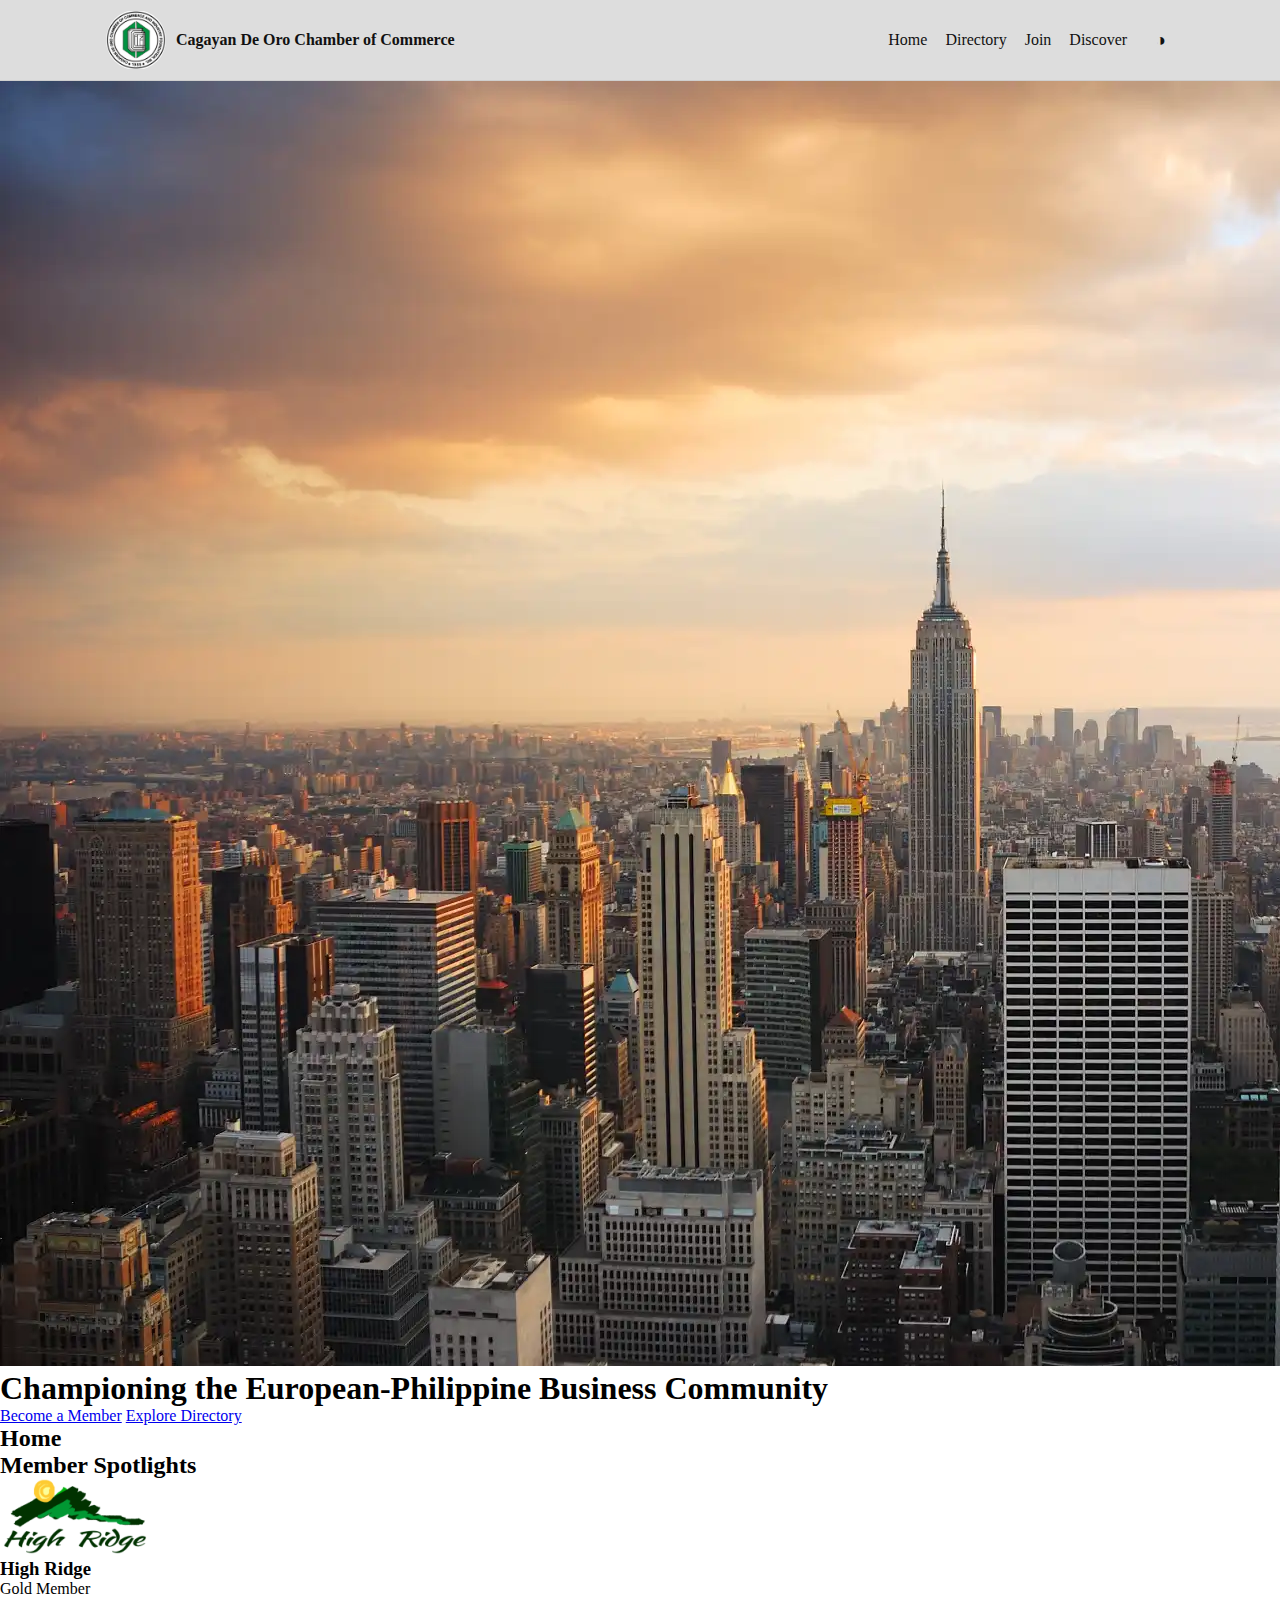
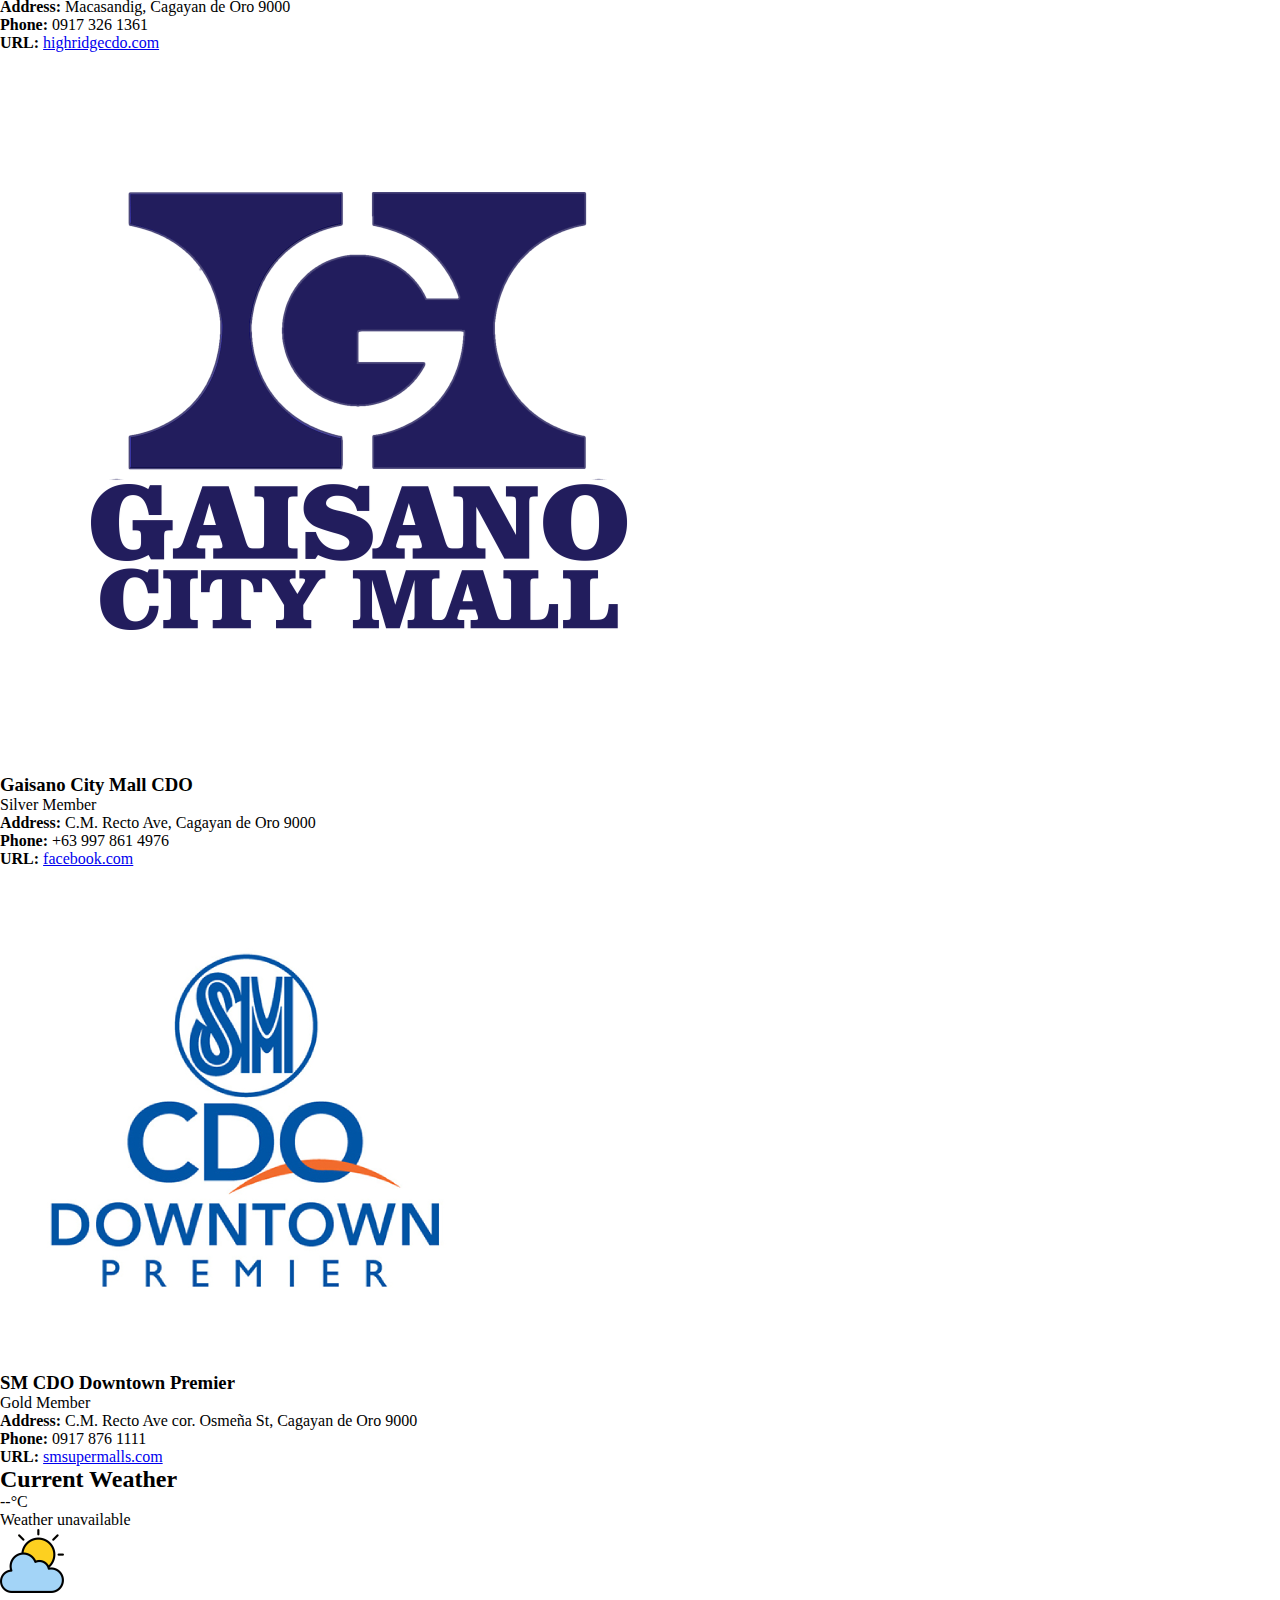
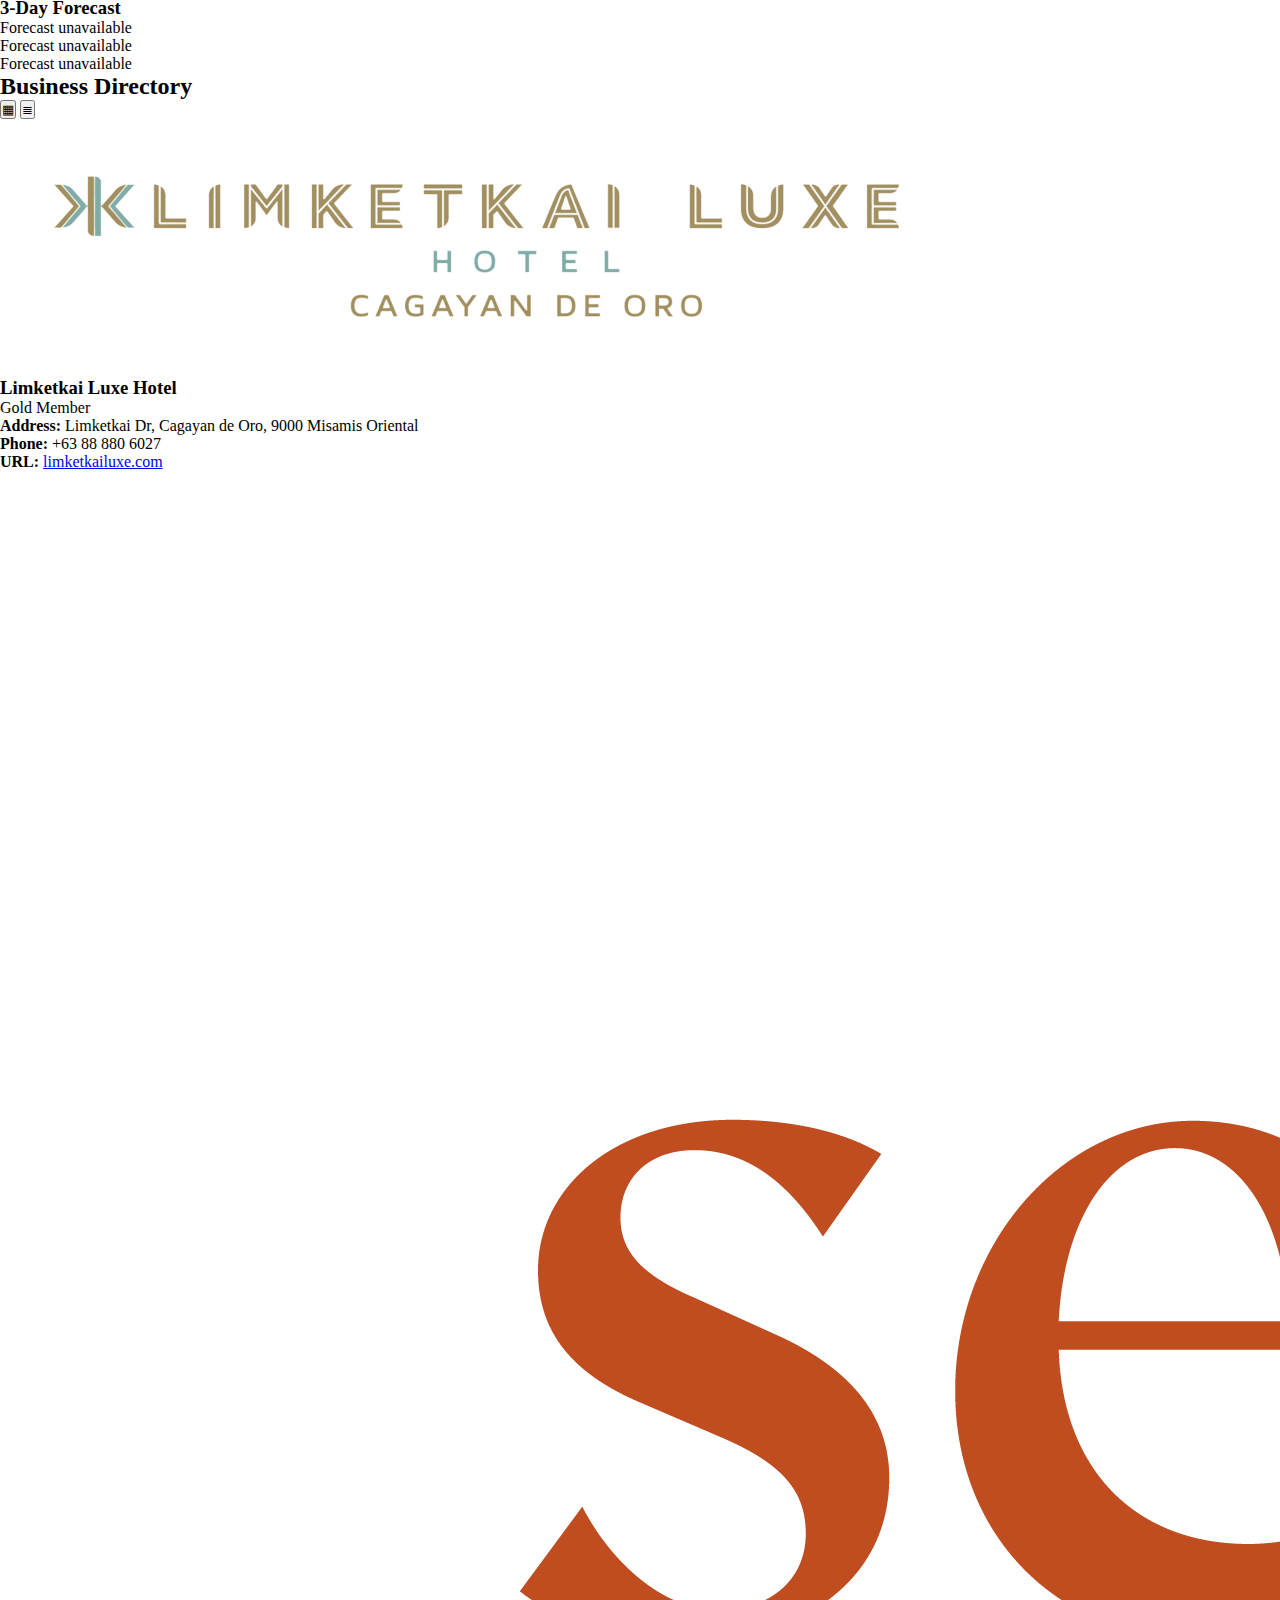
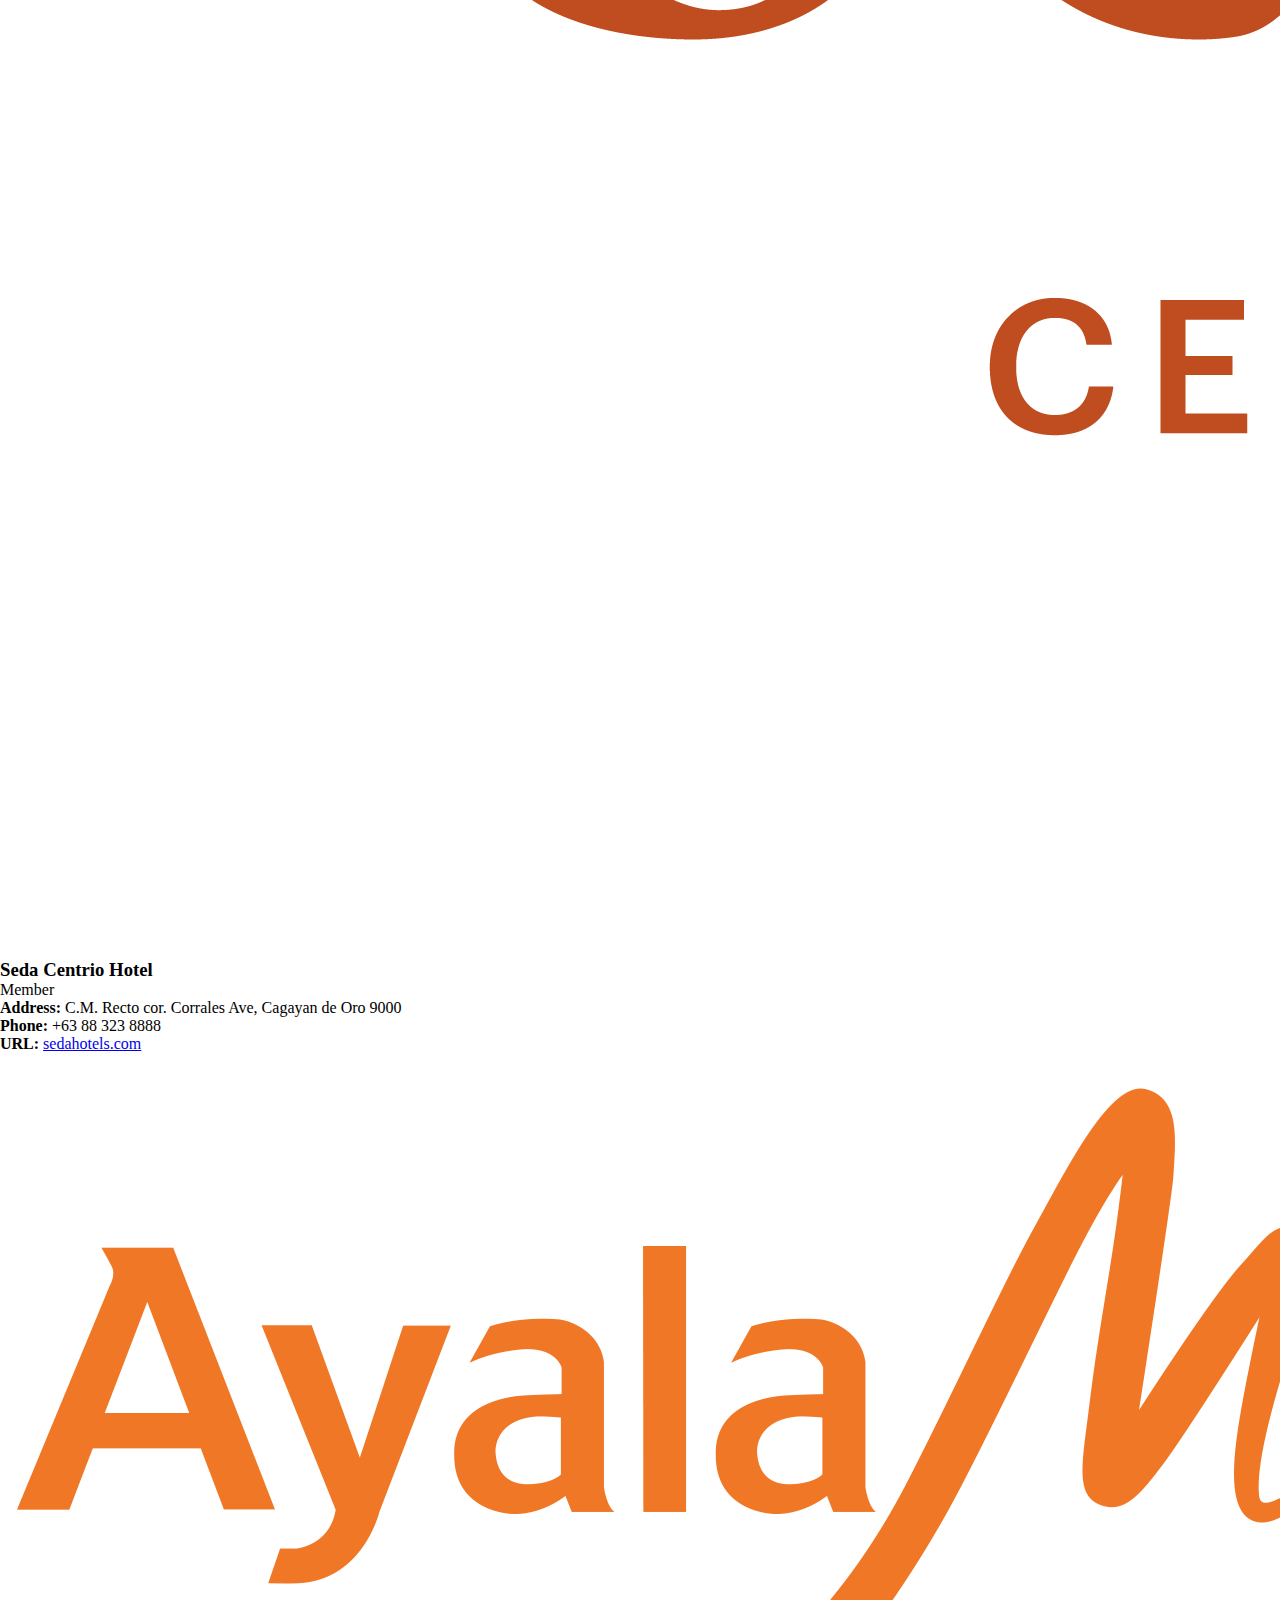
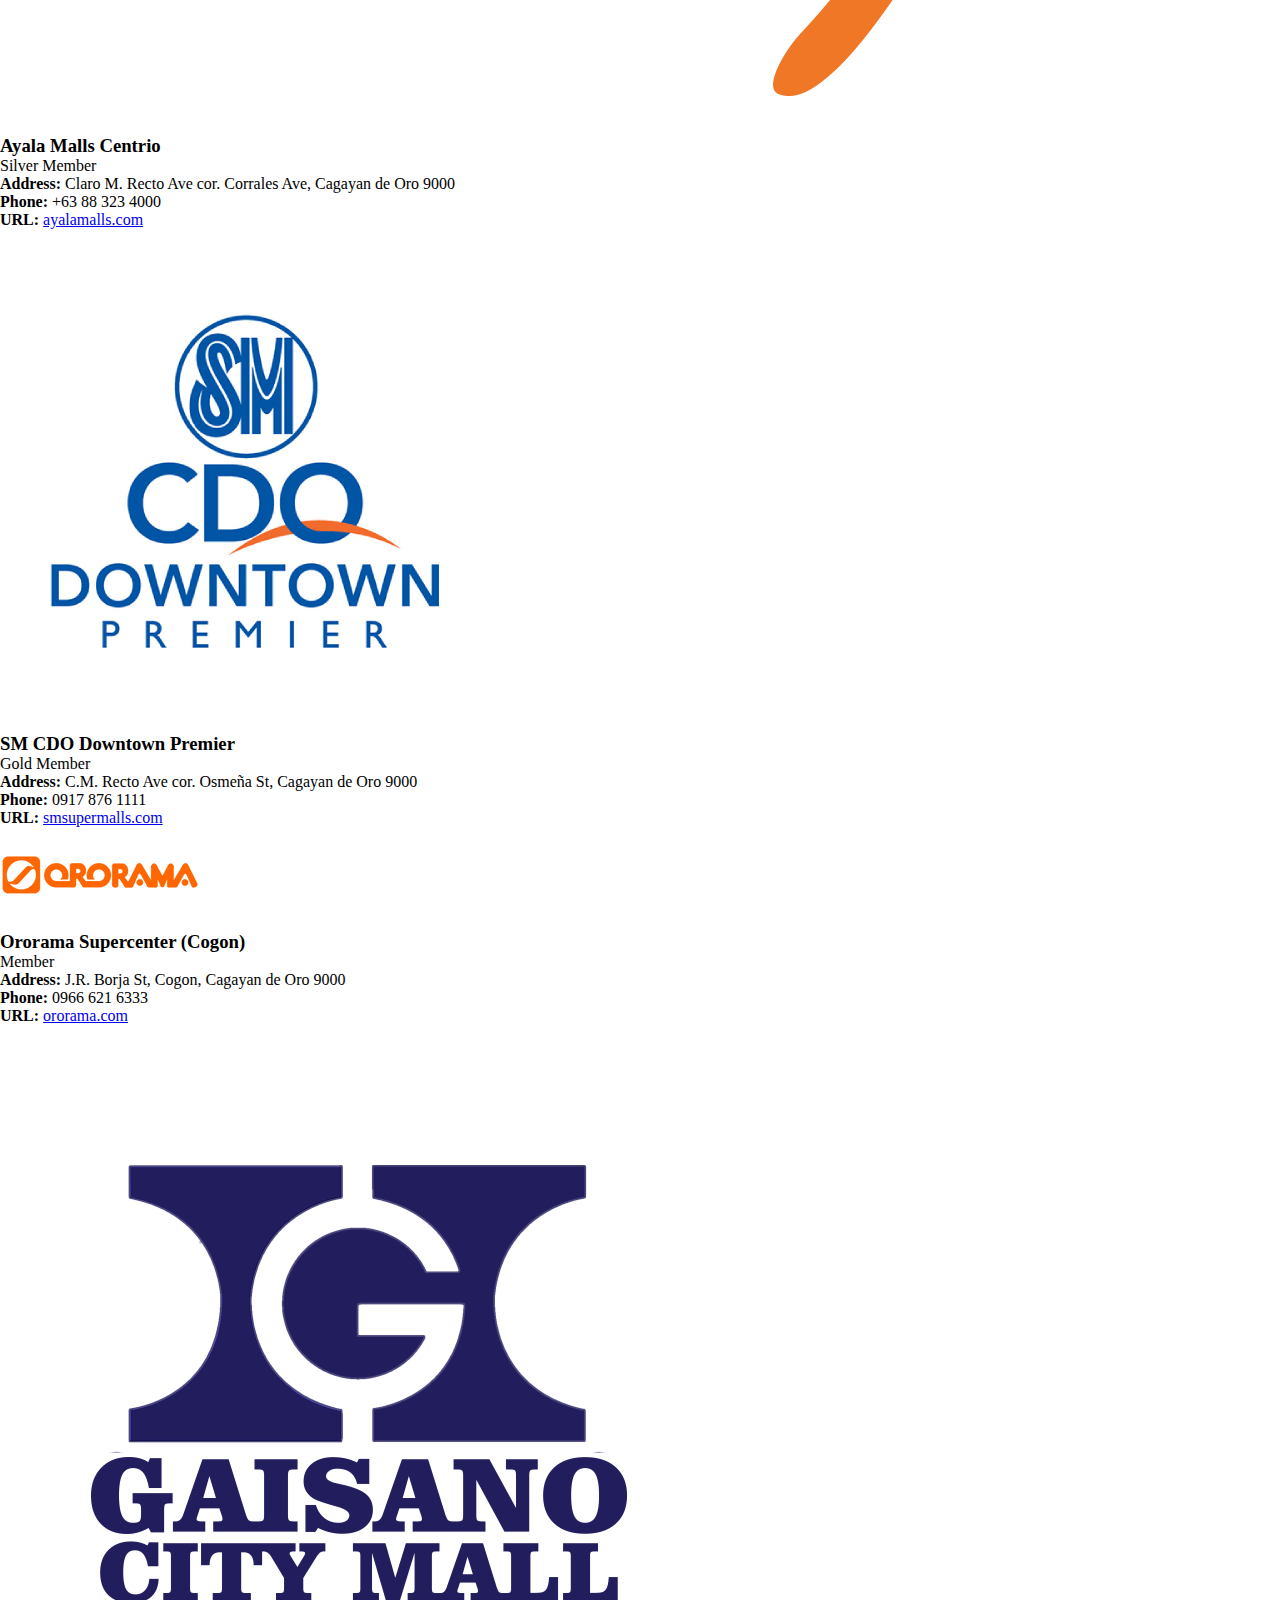
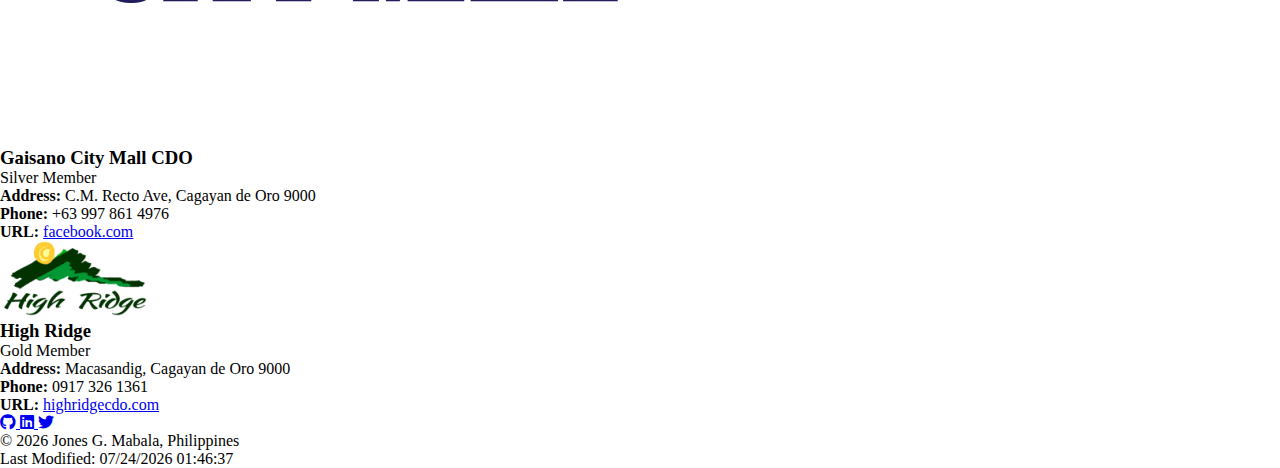
<file: chamber/index.html>
<!DOCTYPE html>
<html lang="en">

<head>
    <meta charset="UTF-8"/>
    <meta name="viewport" content="width=device-width, initial-scale=1.0"/>
    <title>Cagayan De Oro Chamber of Commerce</title>

    <link rel="icon" href="images/favicon.ico" sizes="any"/>

    <meta name="description"
        content="Connect with the Cagayan de Oro Chamber of Commerce – fostering business growth, partnerships, and opportunities for entrepreneurs and industries across Northern Mindanao." />
    <meta name="author" content="Jones Mabala" />

    <meta property="og:title" content="Cagayan De Oro Chamber of Commerce" />
    <meta property="og:description"
        content="Connect with the Cagayan de Oro Chamber of Commerce – fostering business growth, partnerships, and opportunities for entrepreneurs and industries across Northern Mindanao." />
    <meta property="og:locale" content="en_PH" />
    <meta property="og:image" content="https://celestialhaven.github.io/wdd231/chamber/images/oro-chamber.jpg" />
    <meta property="og:url" content="https://celestialhaven.github.io/wdd231/chamber/index.html" />
    <meta property="og:type" content="website" />

    <link rel="canonical" href="https://celestialhaven.github.io/wdd231/chamber/index.html" />

    <link rel="preconnect" href="https://fonts.googleapis.com" />
    <link rel="preconnect" href="https://fonts.gstatic.com" crossorigin />
    <link href="https://fonts.googleapis.com/css2?family=Montserrat:ital@0;1&family=Poppins:wght@400;600&display=swap"
        rel="stylesheet" />
    <link rel="stylesheet" href="https://cdnjs.cloudflare.com/ajax/libs/font-awesome/6.5.2/css/all.min.css" />
    <link rel="stylesheet" href="./styles/directory-styles.css" />
    <script src="./scripts/directory-scripts.js" defer></script>
    <script src="./scripts/weather.js" defer></script>
</head>

<body>
    <a class="skip-link" href="#main">Skip to content</a>

    <header class="site-header">
        <div class="header-inner">
            <a href="./index.html" class="brand" aria-label="Cagayan De Oro Chamber of Commerce – Home">
                <img class="brand-logo" src="./images/coc.jpg" alt="Cagayan De Oro Chamber of Commerce logo" />
                <span class="brand-name">Cagayan De Oro Chamber of Commerce</span>
            </a>

            <div class="header-right">
                <nav id="primary-menu" class="primary-nav" aria-label="Primary">
                    <ul class="nav-list">
                        <li><a href="./index.html" aria-current="page">Home</a></li>
                        <li><a href="./directory.html">Directory</a></li>
                        <li><a href="./join.html">Join</a></li>
                        <li><a href="./discover.html">Discover</a></li>
                    </ul>
                </nav>

                <div class="header-actions">
                    <button class="icon-btn theme-toggle" type="button" aria-label="Toggle dark mode"
                        aria-pressed="false">◑</button>
                    <button class="icon-btn menu-toggle" type="button" aria-controls="primary-menu"
                        aria-expanded="false" aria-label="Open menu">
                        <span class="bar" aria-hidden="true"></span>
                        <span class="bar" aria-hidden="true"></span>
                        <span class="bar" aria-hidden="true"></span>
                    </button>
                    <button class="icon-btn menu-close" type="button" aria-label="Close menu">×</button>
                </div>
            </div>
        </div>
    </header>

    <main id="main">
        <section class="hero">
            <img src="./images/city-1.webp" alt="Cagayan de Oro city view" class="hero-bg" />
            <h1>Championing the European-Philippine Business Community</h1>
            <div class="hero-button">
                <a href="./join.html" class="btn btn--primary">Become a Member</a>
                <a href="./directory.html" class="btn btn--ghost">Explore Directory</a>
            </div>
        </section>

        <section class="home">
            <h2>Home</h2>
            <div class="home__widgets">
                <article class="widget spotlights">
                    <h2>Member Spotlights</h2>
                    <div class="spotlights__list" aria-live="polite"></div>
                </article>

                <article class="widget weather-card" id="weather">
                    <h2>Current Weather</h2>
                    <div class="weather-current-row">
                        <div class="left">
                            <div id="current-temp" class="weather-now-temp" aria-live="polite">--°C</div>
                            <div id="current-desc" class="weather-now-desc">Loading…</div>
                        </div>
                        <div class="right">
                            <img src="./images/weather-icon.png" id="current-icon" alt="" width="64" height="64" />
                        </div>
                    </div>

                    <h3>3-Day Forecast</h3>
                    <ul id="forecast" class="forecast-list" aria-live="polite">

                    </ul>
                </article>
            </div>
        </section>

        <section class="directory">
            <h2 class="directory__title">Business Directory</h2>
            <div class="directory__toolbar" role="group" aria-label="View options">
                <button id="viewGrid" class="viewbtn" aria-pressed="true" title="Grid view">▦</button>
                <button id="viewTable" class="viewbtn" aria-pressed="false" title="Table view">≣</button>
            </div>
            <div class="directory__content"></div>
        </section>
    </main>

    <footer>
        <div class="social-media">
            <a href="https://github.com/yourusername" target="_blank" aria-label="GitHub">
                <i class="fab fa-github"></i>
            </a>
            <a href="https://www.linkedin.com/in/yourprofile" target="_blank" aria-label="LinkedIn">
                <i class="fab fa-linkedin"></i>
            </a>
            <a href="https://twitter.com/yourprofile" target="_blank" aria-label="Twitter">
                <i class="fab fa-twitter"></i>
            </a>
        </div>
        <p>&copy; <span id="currentyear"></span> Jones G. Mabala, Philippines</p>
        <p id="lastModified"></p>
    </footer>
</body>

</html>
</file>
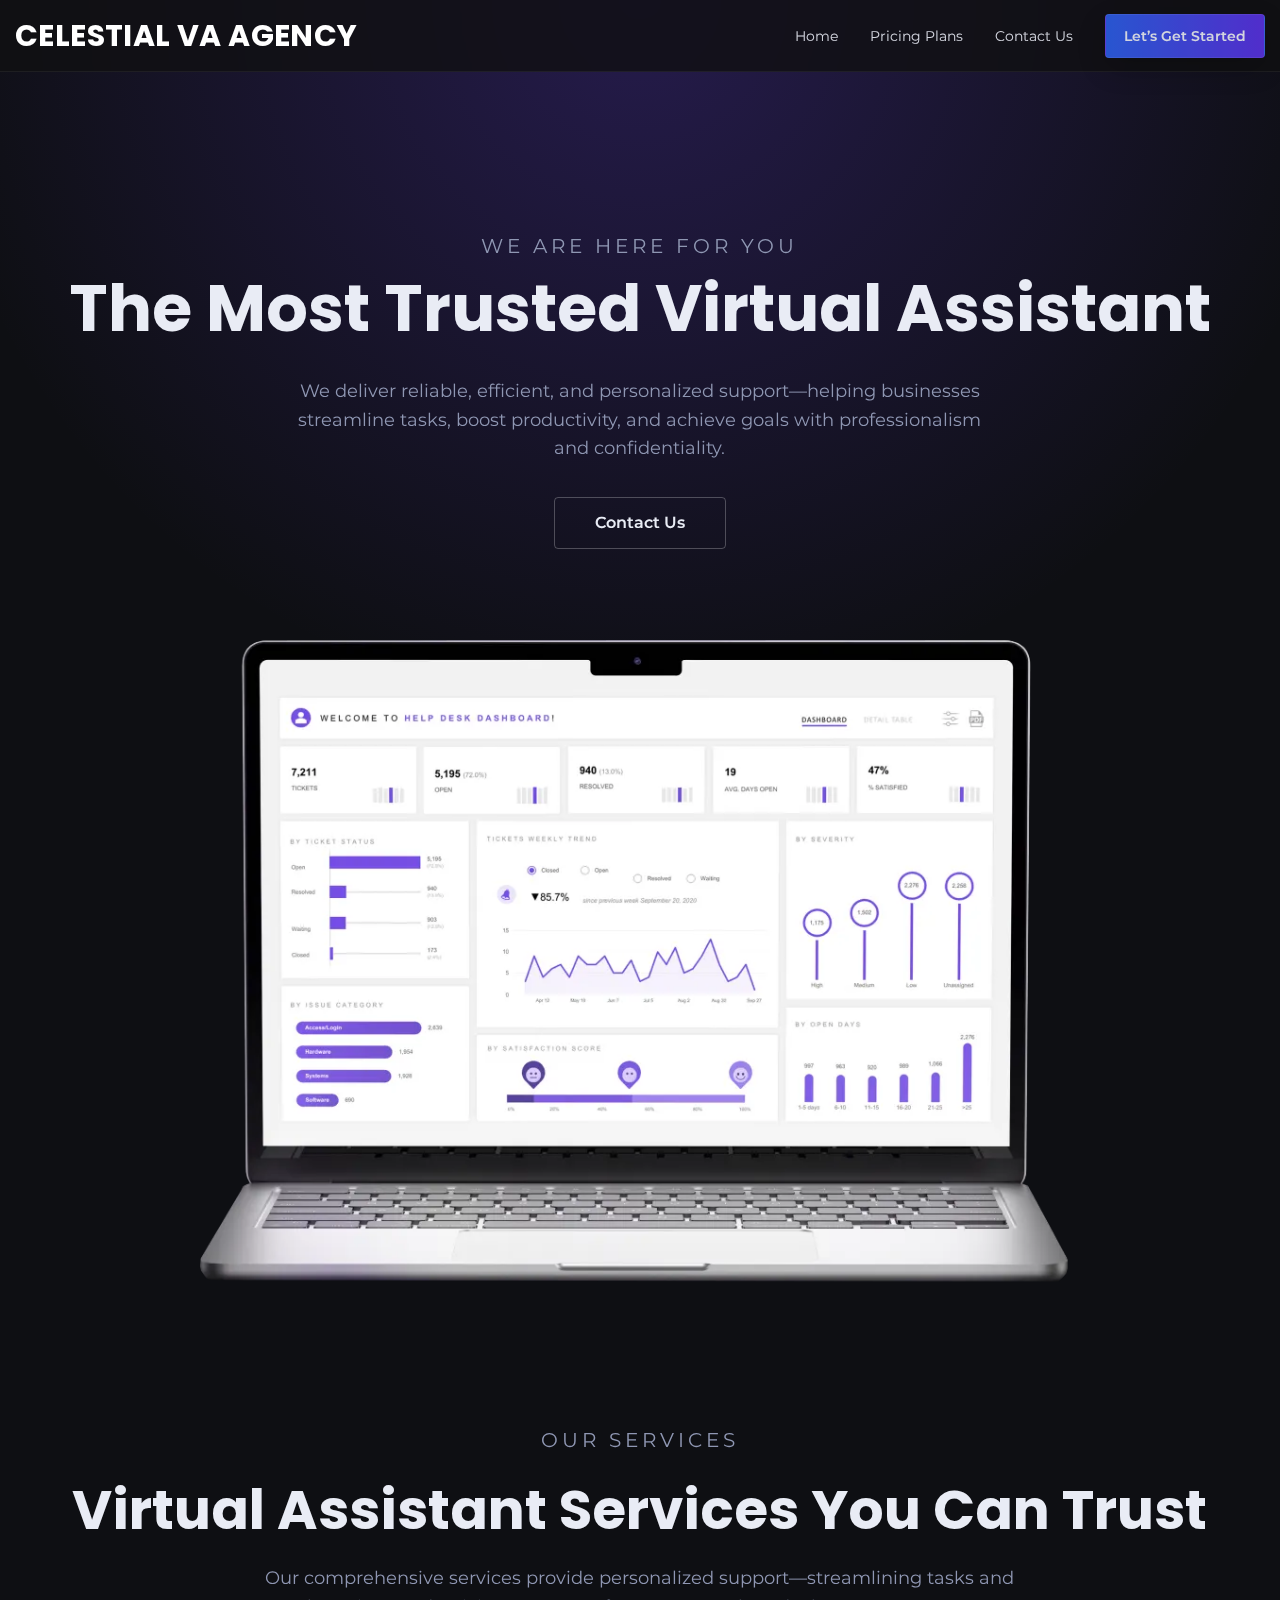
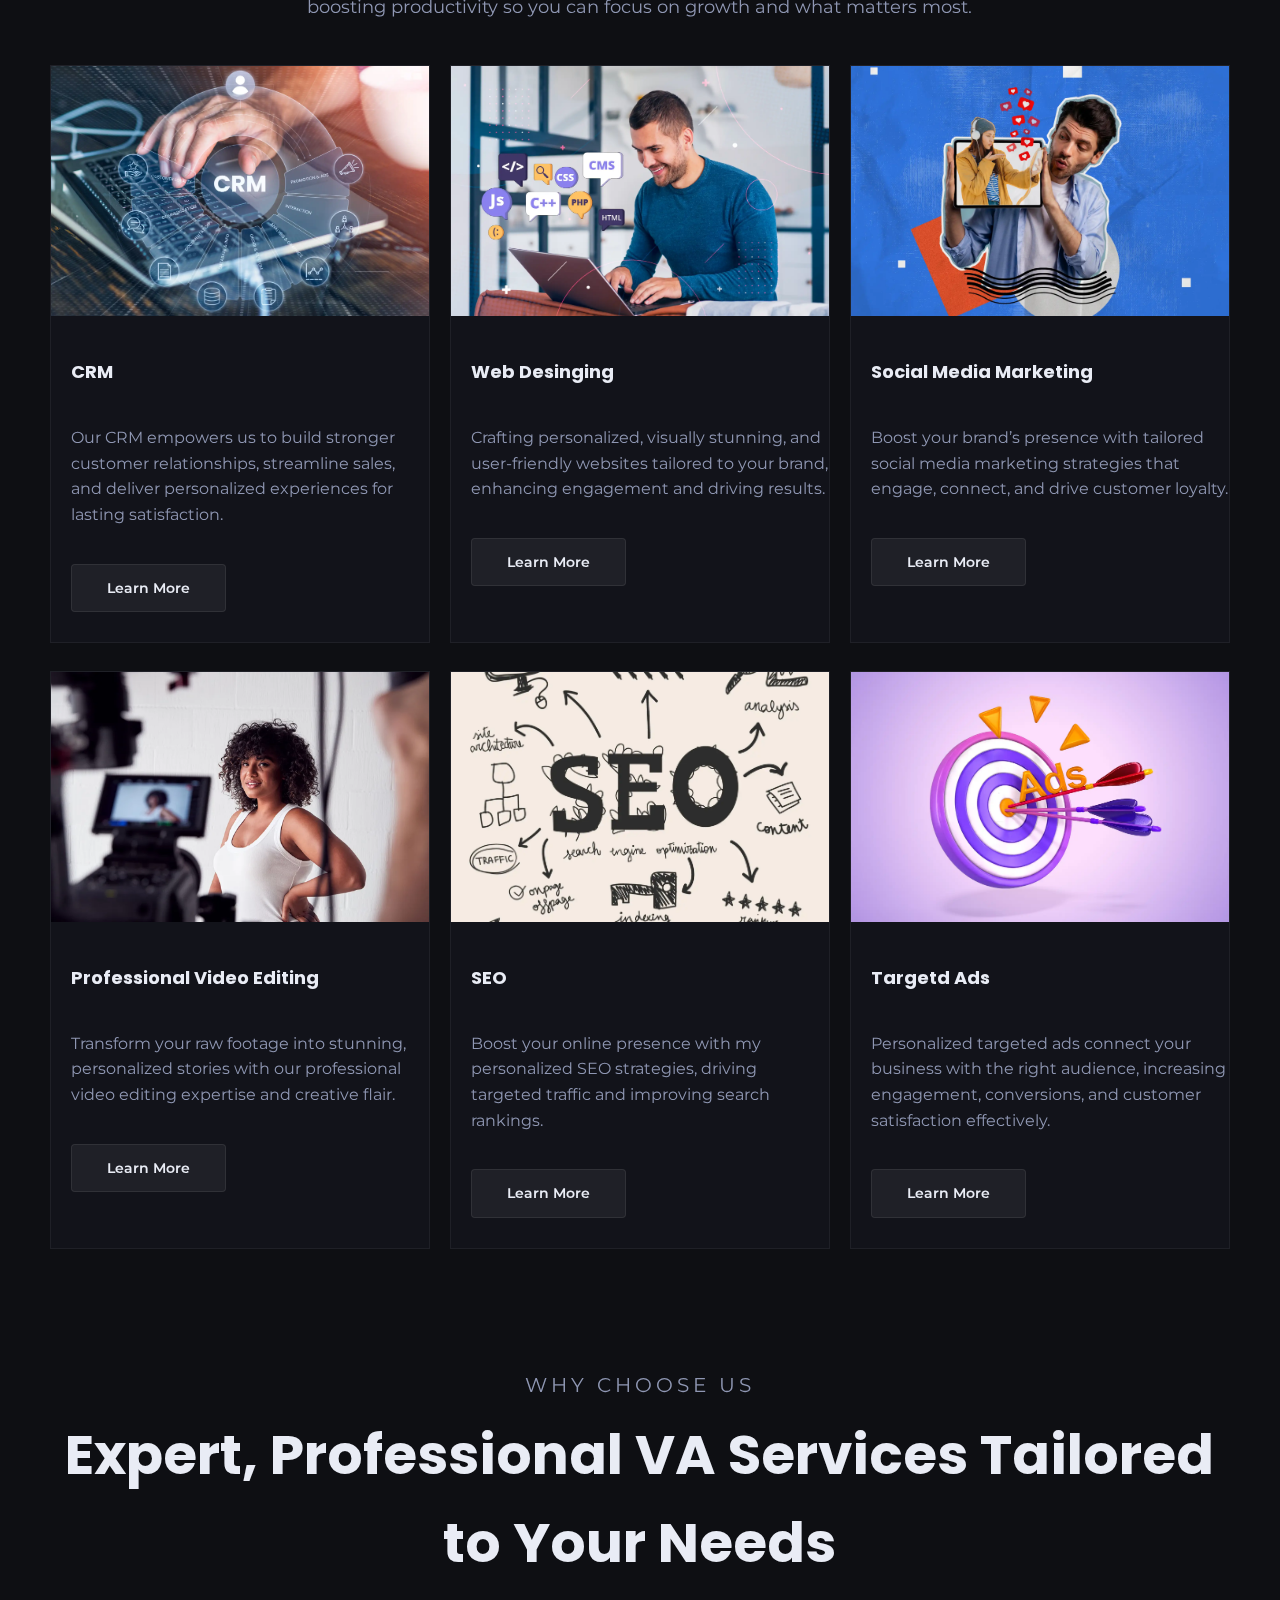
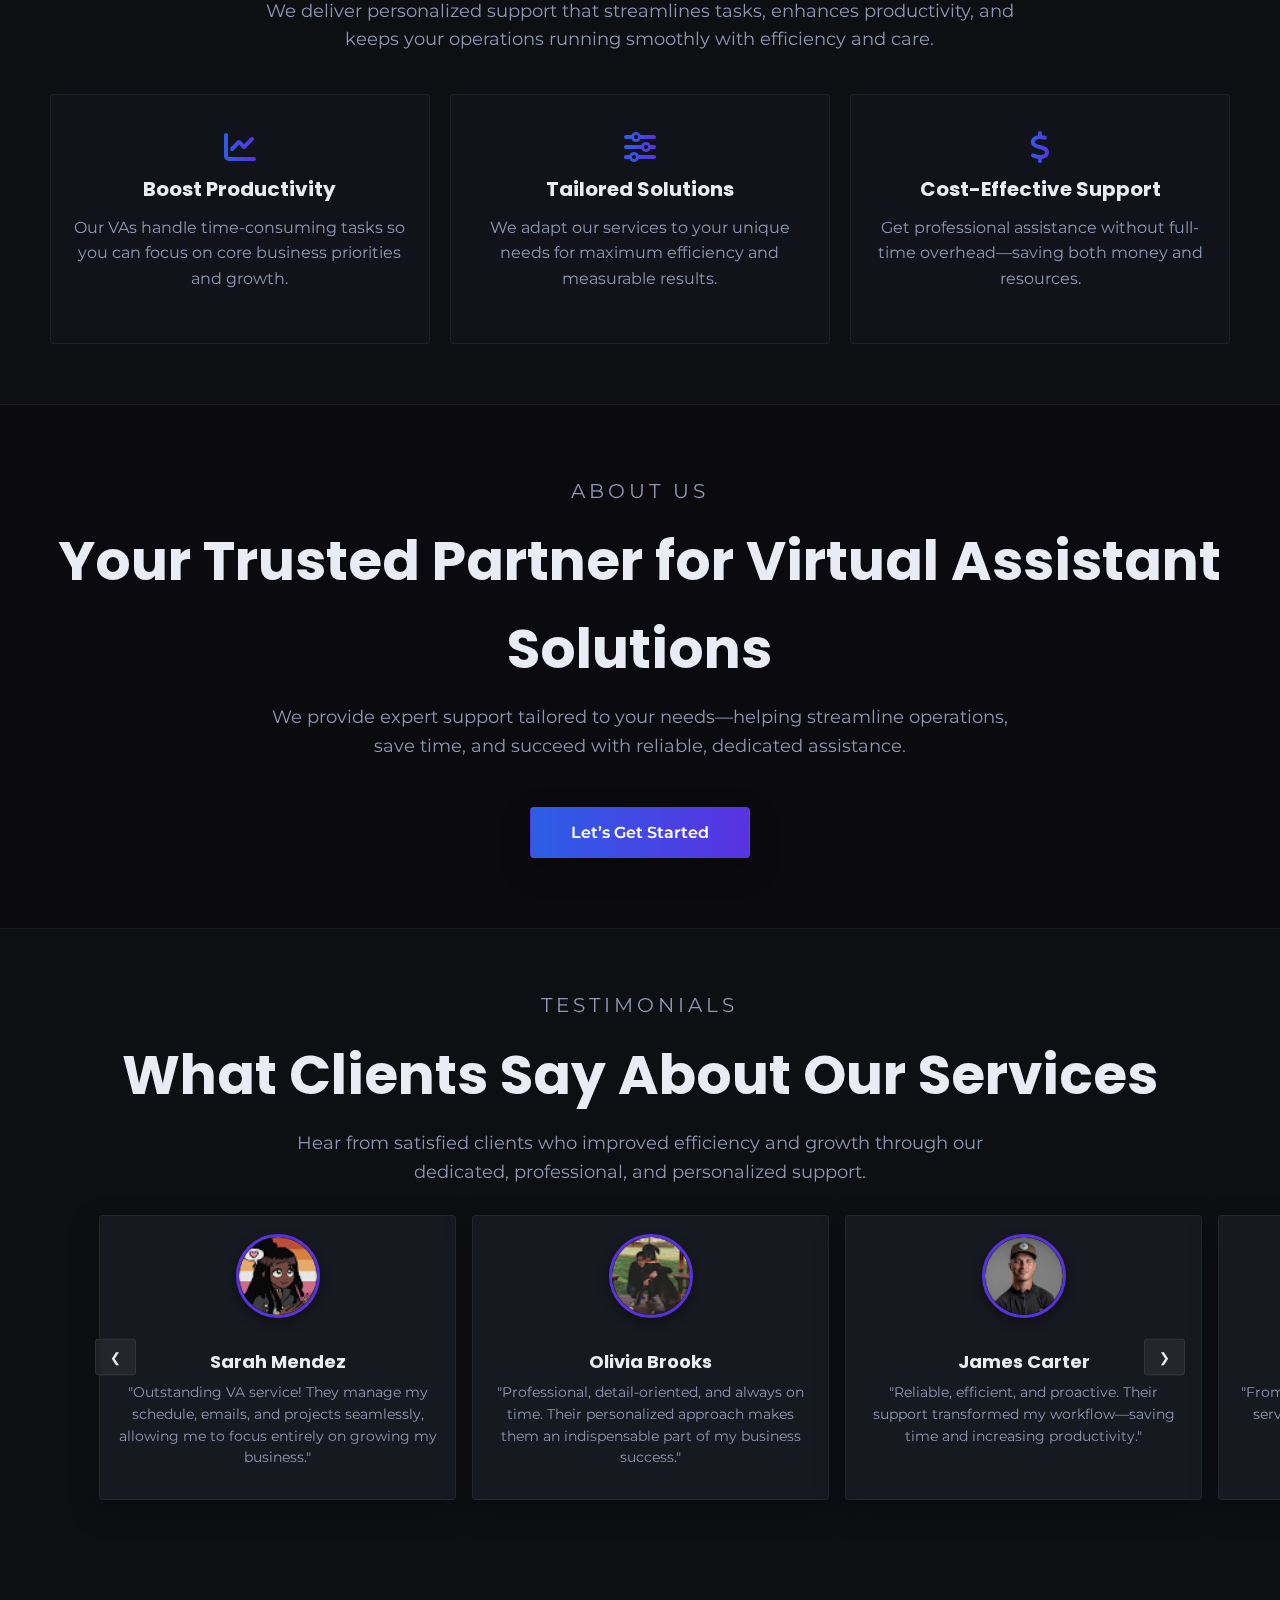
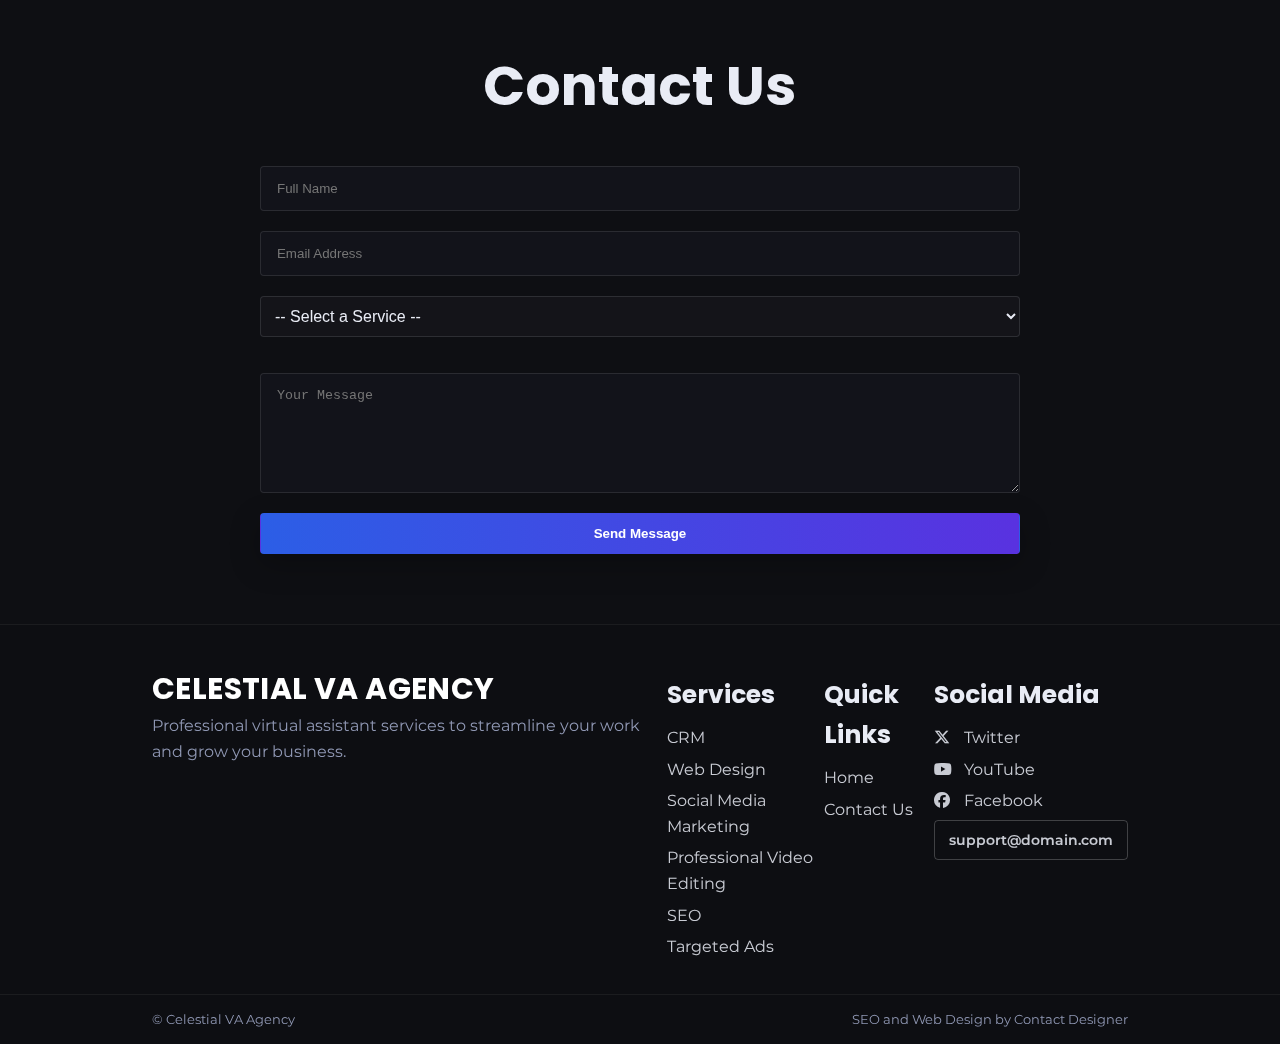
<file: finalproject/index.html>
<!DOCTYPE html>
<html lang="en">

<head>
    <!-- ★ Meta basics -->
    <meta charset="UTF-8">
    <meta name="viewport" content="width=device-width, initial-scale=1.0">

    <!-- Author & title -->
    <meta name="author" content="Celestial VA Agency - Jones G. Mabala">
    <title>Celestial Virtual Assistant Agency</title>

    <!-- ★ Primary description (keep ONE; removed duplicate unrelated description) -->
    <meta name="description"
        content="Celestial VA Agency provides professional virtual assistant services — helping entrepreneurs, creators, and business owners save time, stay organized, and scale efficiently.">

    <!-- Favicon -->
    <link rel="icon" href="images/favicon.ico" sizes="any">

    <!-- ★ Open Graph for social sharing -->
    <meta property="og:title" content="Celestial VA Agency – Your Trusted Virtual Assistant Partner">
    <meta property="og:description"
        content="Experience seamless support with Celestial VA Agency. We specialize in admin management, client communication, scheduling, and business productivity for busy professionals.">
    <meta property="og:locale" content="en_US">
    <meta property="og:image" content="https://celestialhaven.github.io/wdd231/images/SEO.webp">

    <meta property="og:url" content="https://celestialvaagency.com/">
    <meta property="og:type" content="website">

    <!-- ★ Styles (consider preloading critical CSS if needed) -->
    <link rel="stylesheet" href="styles/project.css">
    <link rel="stylesheet" href="styles/laptop.css">
    <link rel="stylesheet" href="styles/tablet.css">
    <link rel="stylesheet" href="styles/mobile.css">

    <!-- Fonts & icons -->
    <link rel="preconnect" href="https://fonts.googleapis.com">
    <link rel="preconnect" href="https://fonts.gstatic.com" crossorigin>
    <link href="https://fonts.googleapis.com/css2?family=Montserrat:ital@0;1&family=Poppins:wght@400;600&display=swap"
        rel="stylesheet">
    <link rel="stylesheet" href="https://cdnjs.cloudflare.com/ajax/libs/font-awesome/6.5.2/css/all.min.css">

    <!-- ★ Scripts (defer for non-blocking load) -->
    <script src="scripts/project.js" defer></script>
    <script src="scripts/submitted.js" defer></script>
</head>

<body>
    <!-- =======================================================
       HEADER / NAV
       - Mobile menu button + primary navigation
       - Scrim is used to dim the background when menu is open
       ======================================================= -->
    <header class="site-header">
        <div class="container">
            <!-- Consider making brand a link to home -->
            <a class="brand" href="index.html">Celestial VA Agency</a>

            <!-- Mobile menu toggle -->
            <button class="nav-toggle" aria-controls="primary-nav" aria-expanded="false" aria-label="Open menu">
                <span class="nav-toggle-bar"></span>
                <span class="nav-toggle-bar"></span>
                <span class="nav-toggle-bar"></span>
            </button>

            <!-- Primary navigation -->
            <nav class="nav" id="primary-nav" aria-label="Primary">
                <a href="index.html" aria-current="page">Home</a>
                <a href="pricing-plans.html">Pricing Plans</a>
                <a href="contact-us.html" class="cta-link">Contact Us</a>
                <a class="btn btn-primary btn-small header-cta" href="contact-us.html">Let’s Get Started</a>
            </nav>
        </div>

        <!-- Backdrop for open menu -->
        <div class="nav-scrim" hidden></div>
    </header>

    <main>
        <!-- =======================================================
         HERO
         - Eyebrow, headline, supporting copy, CTA
         - Responsive <picture> for device-optimized imagery
         ======================================================= -->
        <section id="home" class="hero">
            <div class="container">
                <p class="eyebrow">We are here for you</p>
                <h1 class="hero-title">The Most Trusted Virtual Assistant</h1>
                <p class="subtext">
                    We deliver reliable, efficient, and personalized support—helping businesses streamline tasks, boost
                    productivity, and achieve goals with professionalism and confidentiality.
                </p>
                <a class="btn btn-outline" href="contact-us.html">Contact Us</a>

                <picture class="hero-image">
                    <source srcset="images/crm-mobile-screen.png" media="(max-width: 600px)" />
                    <source srcset="images/crm-laptop-screen.png" media="(max-width: 1024px)" />
                    <img src="images/crm.png" alt="CRM tools dashboard on devices" />
                </picture>
            </div>
        </section>

        <!-- =======================================================
         SERVICES
         - Headline/subtext + two grids populated by JS (#servicesTop/#servicesBottom)
         ======================================================= -->
        <section id="services" class="services">
            <div class="container">
                <p class="eyebrow">Our Services</p>
                <h2 class="section-title">Virtual Assistant Services You Can Trust</h2>
                <p class="section-subtext">
                    Our comprehensive services provide personalized support—streamlining tasks and boosting productivity
                    so you can
                    focus on growth and what matters most.
                </p>

                <!-- Populated by scripts/project.js -->
                <div class="service-grid top" id="servicesTop"></div>
                <div class="service-grid bottom" id="servicesBottom"></div>
            </div>
        </section>

        <!-- =======================================================
         WHY CHOOSE US
         - Three icon cards with concise benefits
         ======================================================= -->
        <section class="why">
            <div class="container">
                <p class="eyebrow">Why Choose Us</p>
                <h2 class="section-title">Expert, Professional VA Services Tailored to Your Needs</h2>
                <p class="section-subtext">
                    We deliver personalized support that streamlines tasks, enhances productivity, and keeps your
                    operations
                    running smoothly with efficiency and care.
                </p>

                <div class="icon-grid">
                    <div class="icon-card">
                        <i class="fa-solid fa-chart-line" aria-hidden="true"></i>
                        <h4>Boost Productivity</h4>
                        <p>Our VAs handle time-consuming tasks so you can focus on core business priorities and growth.
                        </p>
                    </div>

                    <div class="icon-card">
                        <!-- Font Awesome 6 uses fa-sliders (fa-sliders-h is deprecated) -->
                        <i class="fa-solid fa-sliders" aria-hidden="true"></i>
                        <h4>Tailored Solutions</h4>
                        <p>We adapt our services to your unique needs for maximum efficiency and measurable results.</p>
                    </div>

                    <div class="icon-card">
                        <i class="fa-solid fa-dollar-sign" aria-hidden="true"></i>
                        <h4>Cost-Effective Support</h4>
                        <p>Get professional assistance without full-time overhead—saving both money and resources.</p>
                    </div>
                </div>
            </div>
        </section>

        <!-- =======================================================
         DARK SLAB CTA
         - Secondary pitch + CTA
         ======================================================= -->
        <section class="dark-slab">
            <div class="container">
                <p class="eyebrow">About Us</p>
                <h2 class="section-title">Your Trusted Partner for Virtual Assistant Solutions</h2>
                <p class="section-subtext">
                    We provide expert support tailored to your needs—helping streamline operations, save time, and
                    succeed with
                    reliable, dedicated assistance.
                </p>
                <a class="btn btn-primary" href="contact-us.html">Let’s Get Started</a>
            </div>
        </section>

        <!-- =======================================================
         TESTIMONIALS CAROUSEL
         - Basic prev/next carousel controlled by scripts/project.js
         - Ensure images' alt match displayed names for a11y consistency
         ======================================================= -->
        <section class="testimonials">
            <div class="container">
                <p class="eyebrow">Testimonials</p>
                <h2 class="section-title">What Clients Say About Our Services</h2>
                <p class="section-subtext">
                    Hear from satisfied clients who improved efficiency and growth through our dedicated, professional,
                    and
                    personalized support.
                </p>

                <div class="carousel-wrapper">
                    <button class="prev" aria-label="Previous">&#10094;</button>

                    <div class="carousel" aria-label="Client testimonials carousel">
                        <div class="card placeholder">
                            <img src="images/Alycia-Worsley.png" alt="Alycia Worsley" />
                            <h4>Sarah Mendez</h4>
                            <p>
                                "Outstanding VA service! They manage my schedule, emails, and projects seamlessly,
                                allowing me to focus
                                entirely on growing my business."
                            </p>
                        </div>

                        <div class="card placeholder">
                            <img src="images/Taylor-Dowdy.png" alt="Taylor Dowdy" />
                            <h4>Olivia Brooks</h4>
                            <p>
                                "Professional, detail-oriented, and always on time. Their personalized approach makes
                                them an
                                indispensable part of my business success."
                            </p>
                        </div>

                        <div class="card placeholder">
                            <img src="images/unnamed.png" alt="James Carter" />
                            <h4>James Carter</h4>
                            <p>
                                "Reliable, efficient, and proactive. Their support transformed my workflow—saving time
                                and increasing
                                productivity."
                            </p>
                        </div>

                        <div class="card placeholder">
                            <img src="images/Sherry-Wright.png" alt="Sherry Wright" />
                            <h4>Daniel Price</h4>
                            <p>
                                "From admin tasks to client follow-ups, their services are flawless. I trust them to
                                keep operations
                                running smoothly."
                            </p>
                        </div>
                    </div>

                    <button class="next" aria-label="Next">&#10095;</button>
                </div>
            </div>
        </section>

        <!-- =======================================================
         CONTACT FORM
         - JS (project.js) handles submission with server + local fallback
         - Ensure <label>s or aria-labels for a11y
         ======================================================= -->
        <section class="contact">
            <div class="container">
                <h2 class="section-title">Contact Us</h2>

                <form id="contactForm" class="contact-form">
                    <input id="fullName" type="text" placeholder="Full Name" aria-label="Full Name" required />
                    <input id="email" type="email" placeholder="Email Address" aria-label="Email Address" required />

                    <!-- ★ Fixed option values to match visible labels (previously mismatched) -->
                    <select id="service" aria-label="Select Service" required>
                        <option value="">-- Select a Service --</option>
                        <option value="CRM">CRM</option>
                        <option value="Web Design">Web Design</option>
                        <option value="Social Media Marketing">Social Media Marketing</option>
                        <option value="Professional Video Editing">Professional Video Editing</option>
                        <option value="SEO">SEO</option>
                        <option value="Targeted Ads">Targeted Ads</option>
                    </select>

                    <textarea id="message" rows="6" placeholder="Your Message" aria-label="Your Message"
                        required></textarea>
                    <button class="btn btn-primary" type="submit">Send Message</button>
                </form>
            </div>
        </section>
    </main>

    <!-- =======================================================
       FOOTER
       - Brand, quick links, socials, and legal strip
       - Consider replacing placeholder copy and email
       ======================================================= -->
    <footer class="site-footer">
        <div class="container footer-grid">
            <div class="footer-brand">
                <div class="brand">Celestial VA Agency</div>
                <p>Professional virtual assistant services to streamline your work and grow your business.</p>
            </div>

            <div class="footer-col">
                <h5>Services</h5>
                <ul>
                    <li><a href="pricing-plans.html">CRM</a></li>
                    <li><a href="pricing-plans.html">Web Design</a></li>
                    <li><a href="pricing-plans.html">Social Media Marketing</a></li>
                    <li><a href="pricing-plans.html">Professional Video Editing</a></li>
                    <li><a href="pricing-plans.html">SEO</a></li>
                    <li><a href="pricing-plans.html">Targeted Ads</a></li>
                </ul>
            </div>

            <div class="footer-col">
                <h5>Quick Links</h5>
                <ul>
                    <li><a href="index.html">Home</a></li>
                    <li><a href="contact-us.html">Contact Us</a></li>
                </ul>
            </div>

            <div class="footer-col">
                <h5>Social Media</h5>
                <ul class="socials">
                    <li><a href="#"><i class="fa-brands fa-x-twitter" aria-hidden="true"></i> Twitter</a></li>
                    <li><a href="#"><i class="fa-brands fa-youtube" aria-hidden="true"></i> YouTube</a></li>
                    <li><a href="#"><i class="fa-brands fa-facebook" aria-hidden="true"></i> Facebook</a></li>
                </ul>
                <a class="btn btn-small btn-outline" href="mailto:support@domain.com">support@domain.com</a>
            </div>
        </div>

        <div class="legal">
            <div class="container">
                <!-- You can auto-fill the year via JS -->
                <span>© <span id="currentyear"></span> Celestial VA Agency</span>
                <span>SEO and Web Design by Contact Designer</span>
            </div>
        </div>
    </footer>
</body>

</html>
</file>
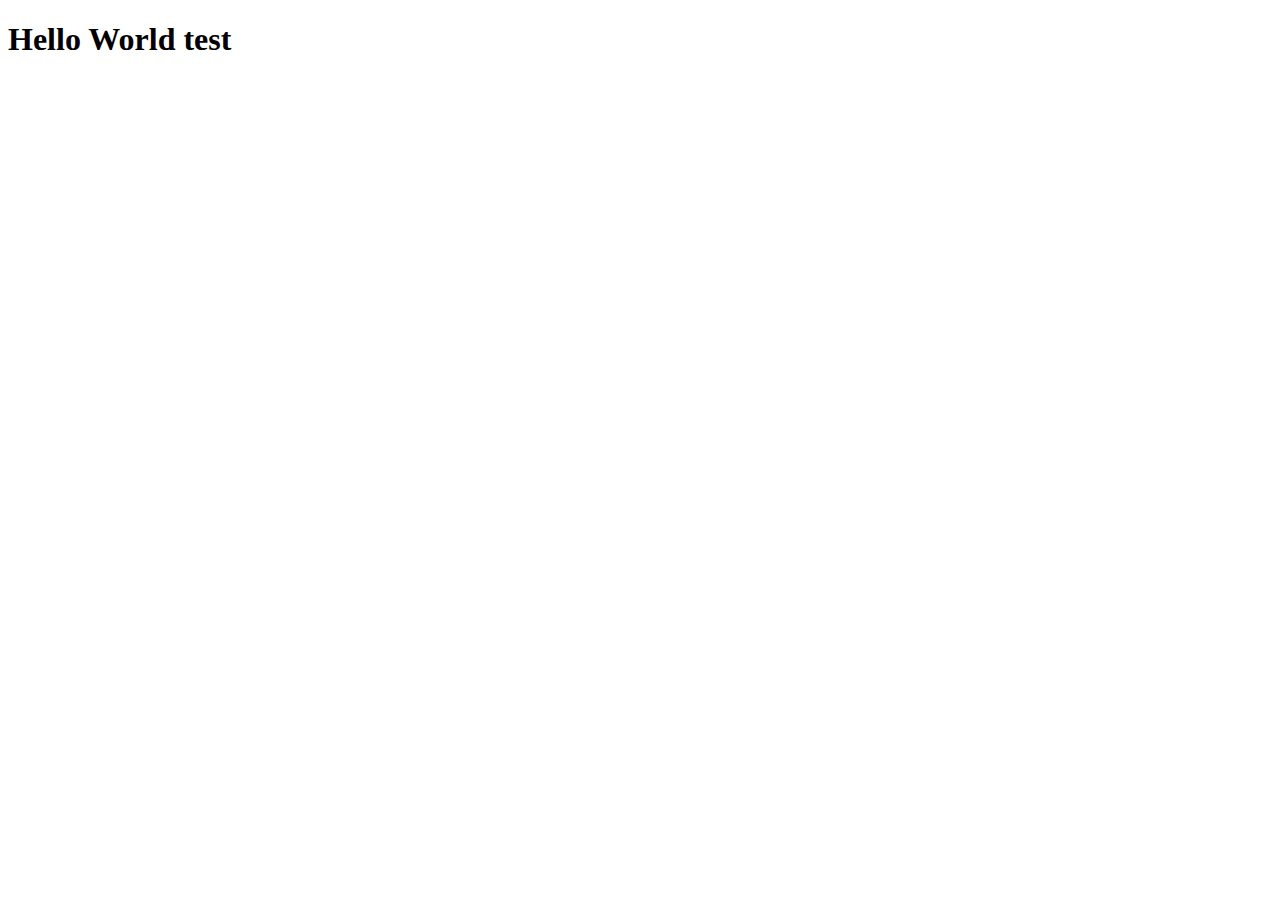
<file: test123.html>
<!DOCTYPE html>
<html lang="en">
<head>
    <meta charset="UTF-8">
    <meta name="viewport" content="width=device-width, initial-scale=1.0">
    <title>Document</title>
</head>
<body>
    <h1>Hello World test</h1>
</body>
</html>
</file>
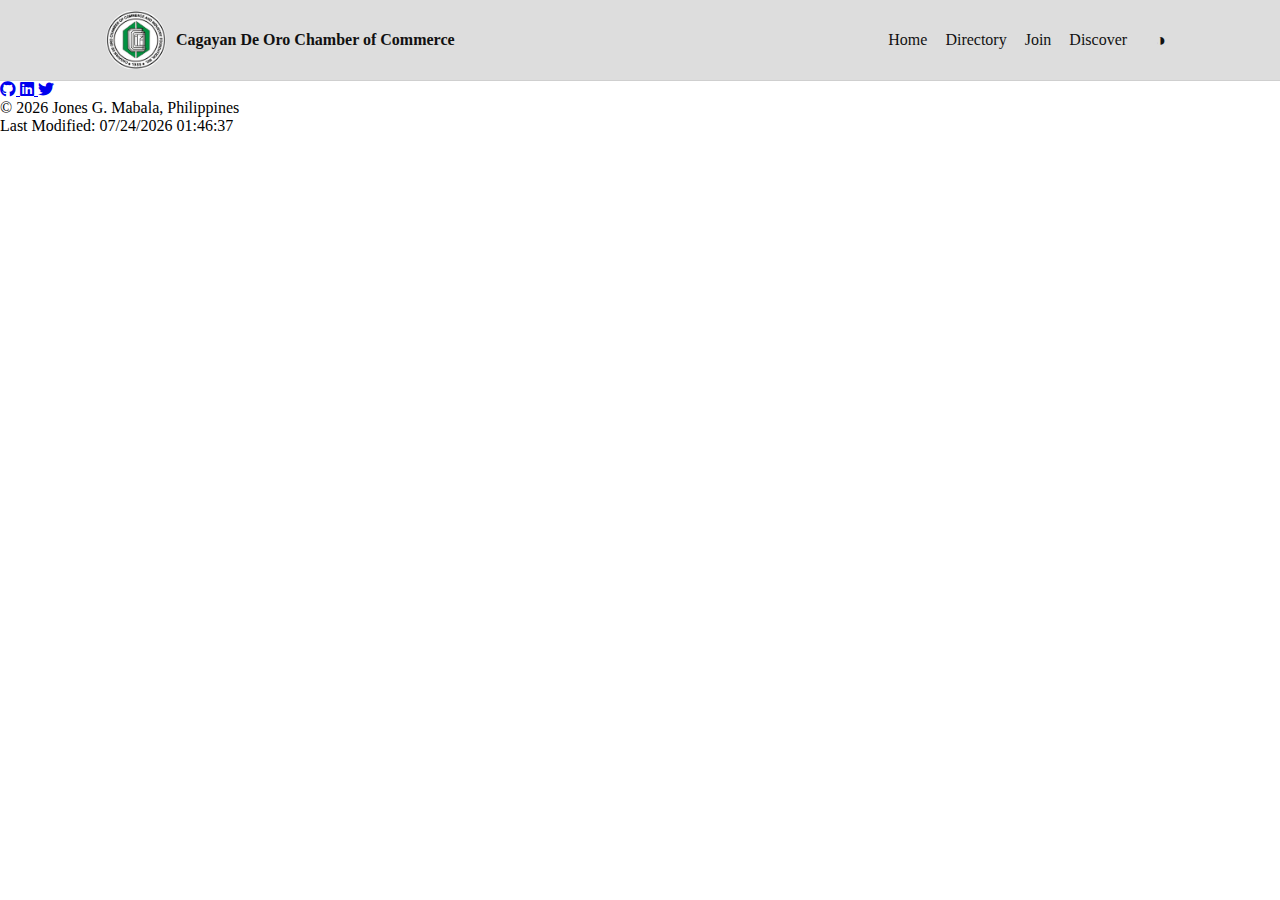
<file: chamber/directory.html>
<!DOCTYPE html>
<html lang="en">

<head>
    <meta charset="UTF-8" />
    <meta name="viewport" content="width=device-width, initial-scale=1" />
    <title>Cagayan De Oro Chamber of Commerce</title>
    <meta name="description"
        content="Connect with the Cagayan de Oro Chamber of Commerce – fostering business growth, partnerships, and opportunities for entrepreneurs and industries across Northern Mindanao.">
    <meta name="author" content="Jones Mabala">

    <!-- Open Graph -->
    <meta property="og:title" content="Cagayan De Oro Chamber of Commerce">
    <meta property="og:description"
        content="Connect with the Cagayan de Oro Chamber of Commerce – fostering business growth, partnerships, and opportunities for entrepreneurs and industries across Northern Mindanao.">
    <meta property="og:locale" content="en_PH">
    <meta property="og:image" content="https://celestialhaven.github.io/wdd231/chamber/images/Oro-Chamber.jpg">
    <!-- If this file is index.html, point og:url here -->
    <meta property="og:url" content="https://celestialhaven.github.io/wdd231/chamber/index.html">
    <meta property="og:type" content="website">

    <!-- Optional canonical -->
    <link rel="canonical" href="https://celestialhaven.github.io/wdd231/chamber/index.html">

    <link rel="preconnect" href="https://fonts.googleapis.com">
    <link rel="preconnect" href="https://fonts.gstatic.com" crossorigin>
    <link href="https://fonts.googleapis.com/css2?family=Montserrat:ital@0;1&family=Poppins:wght@400;600&display=swap"
        rel="stylesheet">
    <link rel="stylesheet" href="https://cdnjs.cloudflare.com/ajax/libs/font-awesome/6.5.2/css/all.min.css">
    <!-- Use a relative path unless you truly need site-root -->
    <link rel="stylesheet" href="./styles/directory-styles.css">

    <!-- Defer script; use relative path -->
    <script src="./scripts/directory-scripts.js" defer></script>
</head>

<body>
    <a class="skip-link" href="#main">Skip to content</a>

    <header class="site-header">
        <div class="header-inner">
            <!-- Brand -->
            <a href="./index.html" class="brand" aria-label="Cagayan De Oro Chamber of Commerce – Home">
                <img class="brand-logo" src="./images/439011661_399424463049901_700960212300636917_n.jpg" alt="">
                <span class="brand-name">Cagayan De Oro Chamber of Commerce</span>
            </a>

            <!-- Nav + actions -->
            <div class="header-right">
                <nav id="primary-menu" class="primary-nav" aria-label="Primary">
                    <ul class="nav-list">
                        <li><a href="./index.html" aria-current="page">Home</a></li>
                        <li><a href="./directory.html">Directory</a></li>
                        <li><a href="./join.html">Join</a></li>
                        <li><a href="./discover.html">Discover</a></li>
                    </ul>
                </nav>

                <div class="header-actions">
                    <button class="icon-btn theme-toggle" type="button" aria-label="Toggle dark mode" aria-pressed="false">◑</button>
                
                    <!-- open (hamburger) -->
                    <button class="icon-btn menu-toggle" type="button" aria-controls="primary-menu" aria-expanded="false"
                        aria-label="Open menu">
                        <span class="bar" aria-hidden="true"></span>
                        <span class="bar" aria-hidden="true"></span>
                        <span class="bar" aria-hidden="true"></span>
                    </button>
                
                    <!-- close (X) -->
                    <button class="icon-btn menu-close" type="button" aria-label="Close menu">×</button>
                </div>
            </div>
        </div>
    </header>

    <!-- Add the main landmark to satisfy the skip link -->
    <main id="main">
        <!-- page content -->
    </main>

    <footer>
        <div class="social-media">
            <a href="https://github.com/yourusername" target="_blank" aria-label="GitHub">
                <i class="fab fa-github"></i>
            </a>
            <a href="https://www.linkedin.com/in/yourprofile" target="_blank" aria-label="LinkedIn">
                <i class="fab fa-linkedin"></i>
            </a>
            <a href="https://twitter.com/yourprofile" target="_blank" aria-label="Twitter">
                <i class="fab fa-twitter"></i>
            </a>
        </div>
    
        <p>&copy; <span id="currentyear"></span> Jones G. Mabala, Philippines</p>
        <p id="lastModified"></p>
    </footer>
</body>

</html>
</file>
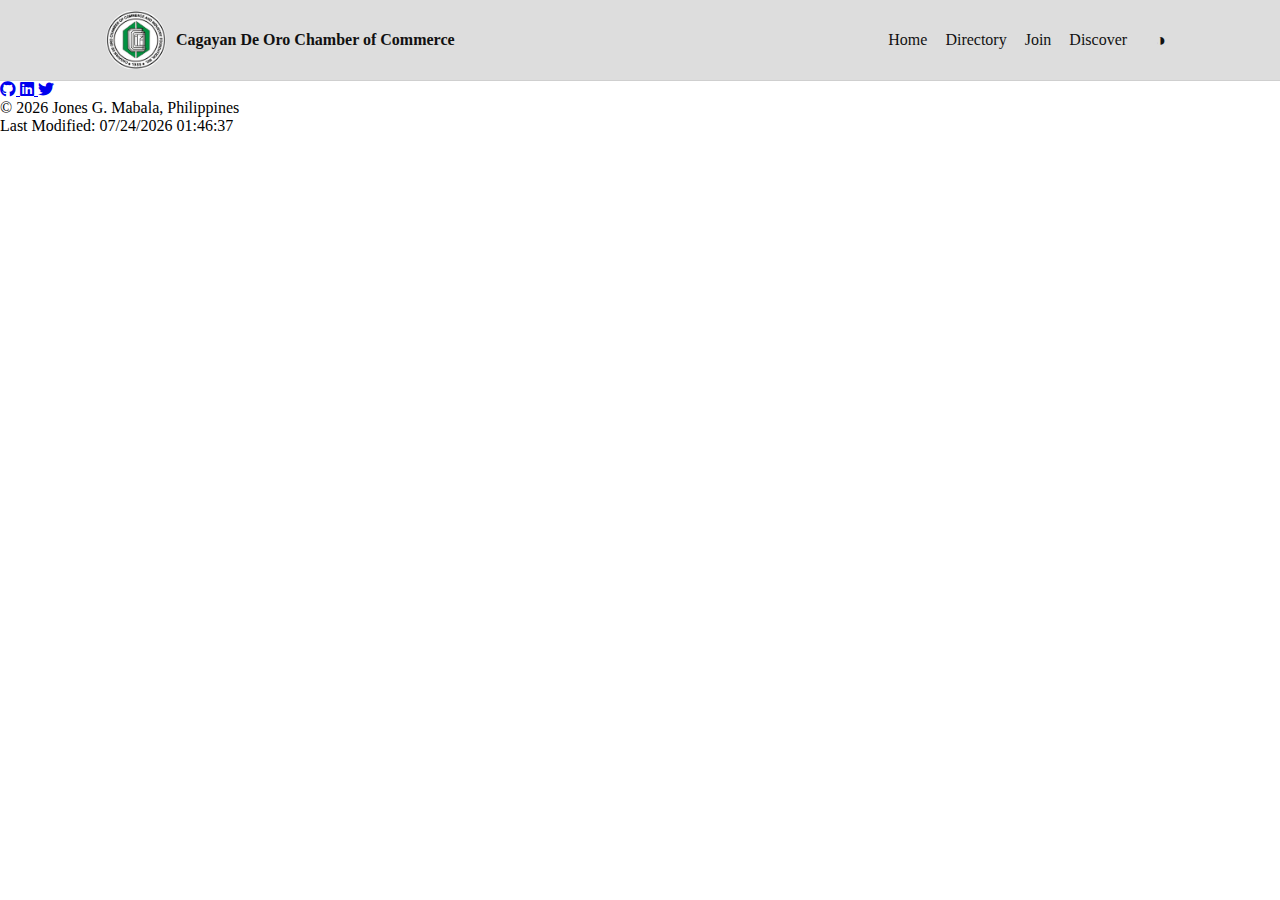
<file: chamber/discover.html>
<!DOCTYPE html>
<html lang="en">
<head>
    <meta charset="UTF-8">
    <meta name="viewport" content="width=device-width, initial-scale=1.0">
    <title>Cagayan De Oro Chamber of Commerce - Home</title>
    
    <link rel="icon" href="images/favicon.ico" sizes="any">
    
    <meta name="description"
        content="Connect with the Cagayan de Oro Chamber of Commerce – fostering business growth, partnerships, and opportunities for entrepreneurs and industries across Northern Mindanao." />
    <meta name="author" content="Jones Mabala">
    
    <meta property="og:title" content="Cagayan De Oro Chamber of Commerce">
    <meta property="og:description"
        content="Connect with the Cagayan de Oro Chamber of Commerce – fostering business growth, partnerships, and opportunities for entrepreneurs and industries across Northern Mindanao." />
    <meta property="og:locale" content="en_PH">
    <meta property="og:image" content="https://celestialhaven.github.io/wdd231/chamber/images/oro-chamber.jpg">
    <meta property="og:url" content="https://celestialhaven.github.io/wdd231/chamber/index.html">
    <meta property="og:type" content="website">
    
    <link rel="canonical" href="https://celestialhaven.github.io/wdd231/chamber/index.html">
    
    <link rel="preconnect" href="https://fonts.googleapis.com">
    <link rel="preconnect" href="https://fonts.gstatic.com" crossorigin>
    <link href="https://fonts.googleapis.com/css2?family=Montserrat:ital@0;1&family=Poppins:wght@400;600&display=swap"
        rel="stylesheet">
    <link rel="stylesheet" href="https://cdnjs.cloudflare.com/ajax/libs/font-awesome/6.5.2/css/all.min.css">
    <link rel="stylesheet" href="./styles/directory-styles.css">
    <script src="./scripts/directory-scripts.js" defer></script>
</head>
<body>
    <a class="skip-link" href="#main">Skip to content</a>
    
    <header class="site-header">
        <div class="header-inner">
            <a href="./index.html" class="brand" aria-label="Cagayan De Oro Chamber of Commerce – Home">
                <img class="brand-logo" src="./images/coc.jpg" alt="Cagayan De Oro Chamber of Commerce logo" />
                <span class="brand-name">Cagayan De Oro Chamber of Commerce</span>
            </a>
    
            <div class="header-right">
                <nav id="primary-menu" class="primary-nav" aria-label="Primary">
                    <ul class="nav-list">
                        <li><a href="./index.html" aria-current="page">Home</a></li>
                        <li><a href="./directory.html">Directory</a></li>
                        <li><a href="./join.html">Join</a></li>
                        <li><a href="./discover.html">Discover</a></li>
                    </ul>
                </nav>
    
                <div class="header-actions">
                    <button class="icon-btn theme-toggle" type="button" aria-label="Toggle dark mode"
                        aria-pressed="false">◑</button>
                    <button class="icon-btn menu-toggle" type="button" aria-controls="primary-menu" aria-expanded="false"
                        aria-label="Open menu">
                        <span class="bar" aria-hidden="true"></span>
                        <span class="bar" aria-hidden="true"></span>
                        <span class="bar" aria-hidden="true"></span>
                    </button>
                    <button class="icon-btn menu-close" type="button" aria-label="Close menu">×</button>
                </div>
            </div>
        </div>
    </header>

    <footer>
        <div class="social-media">
            <a href="https://github.com/yourusername" target="_blank" aria-label="GitHub">
                <i class="fab fa-github"></i>
            </a>
            <a href="https://www.linkedin.com/in/yourprofile" target="_blank" aria-label="LinkedIn">
                <i class="fab fa-linkedin"></i>
            </a>
            <a href="https://twitter.com/yourprofile" target="_blank" aria-label="Twitter">
                <i class="fab fa-twitter"></i>
            </a>
        </div>
        <p>&copy; <span id="currentyear"></span> Jones G. Mabala, Philippines</p>
        <p id="lastModified"></p>
    </footer>
    
</body>
</html>
</file>
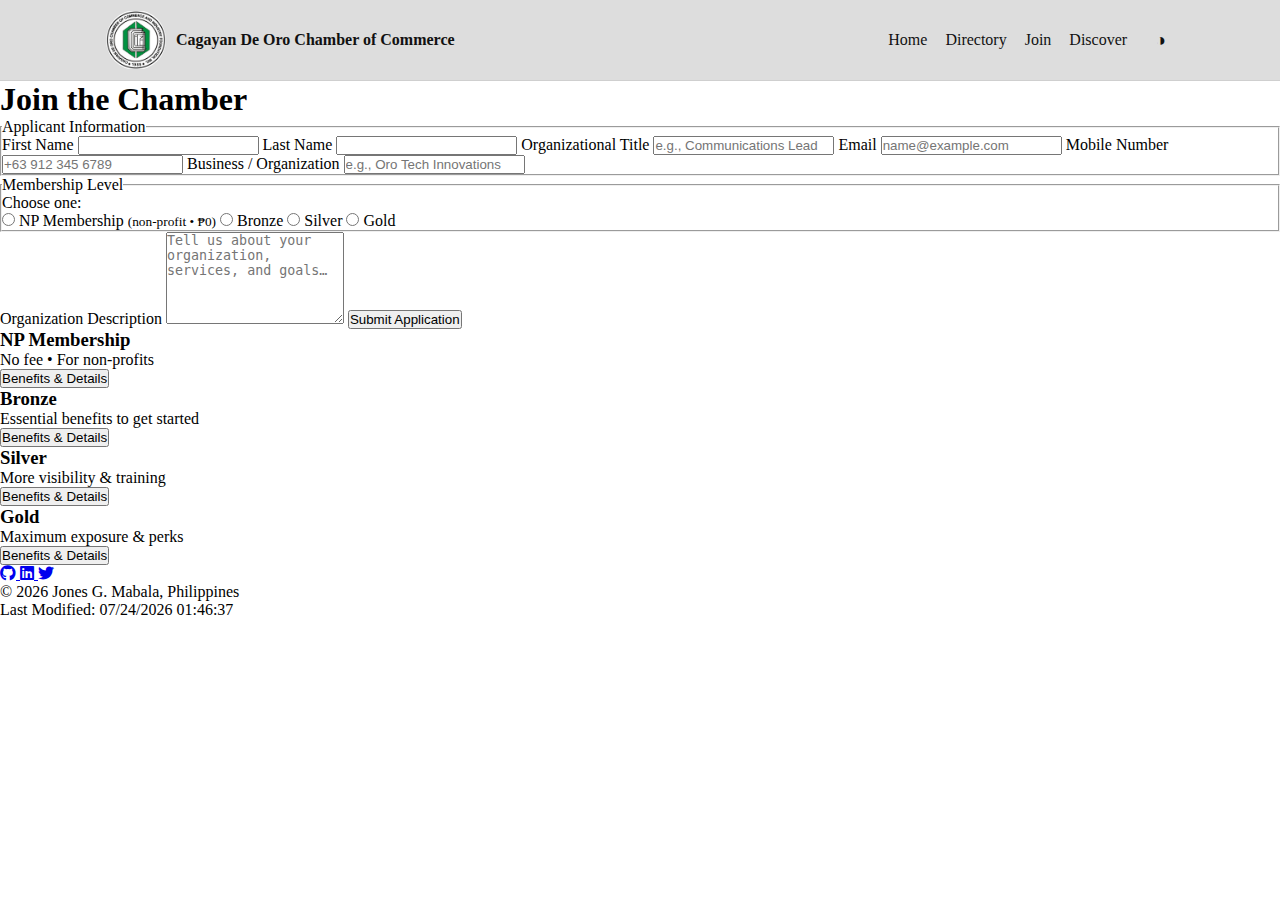
<file: chamber/join.html>
<!DOCTYPE html>
<html lang="en">
<head>
    <meta charset="UTF-8">
    <meta name="viewport" content="width=device-width, initial-scale=1.0">
    <title>Cagayan De Oro Chamber of Commerce - Join</title>
    
    <link rel="icon" href="images/favicon.ico" sizes="any">
    
    <meta name="description"
        content="Connect with the Cagayan de Oro Chamber of Commerce – fostering business growth, partnerships, and opportunities for entrepreneurs and industries across Northern Mindanao."/>
    <meta name="author" content="Jones Mabala">
    
    <meta property="og:title" content="Cagayan De Oro Chamber of Commerce">
    <meta property="og:description"
        content="Connect with the Cagayan de Oro Chamber of Commerce – fostering business growth, partnerships, and opportunities for entrepreneurs and industries across Northern Mindanao."/>
    <meta property="og:locale" content="en_PH">
    <meta property="og:image" content="https://celestialhaven.github.io/wdd231/chamber/images/oro-chamber.jpg">
    <meta property="og:url" content="https://celestialhaven.github.io/wdd231/chamber/index.html">
    <meta property="og:type" content="website">
    
    <link rel="canonical" href="https://celestialhaven.github.io/wdd231/chamber/index.html">
    
    <link rel="preconnect" href="https://fonts.googleapis.com">
    <link rel="preconnect" href="https://fonts.gstatic.com" crossorigin>
    <link href="https://fonts.googleapis.com/css2?family=Montserrat:ital@0;1&family=Poppins:wght@400;600&display=swap"
        rel="stylesheet" />
    <link rel="stylesheet" href="https://cdnjs.cloudflare.com/ajax/libs/font-awesome/6.5.2/css/all.min.css">
    <link rel="stylesheet" href="./styles/directory-styles.css">
    <link rel="stylesheet" href="./styles/thank-you.css">
    <script src="./scripts/directory-scripts.js" defer></script>
    <script src="./scripts/weather.js" defer></script>
    <script src="./scripts/join.js" defer></script>
</head>
<body>
    <a class="skip-link" href="#main">Skip to content</a>
    
    <header class="site-header">
        <div class="header-inner">
            <a href="./index.html" class="brand" aria-label="Cagayan De Oro Chamber of Commerce – Home">
                <img class="brand-logo" src="./images/coc.jpg" alt="Cagayan De Oro Chamber of Commerce logo" />
                <span class="brand-name">Cagayan De Oro Chamber of Commerce</span>
            </a>
    
            <div class="header-right">
                <nav id="primary-menu" class="primary-nav" aria-label="Primary">
                    <ul class="nav-list">
                        <li><a href="./index.html" aria-current="page">Home</a></li>
                        <li><a href="./directory.html">Directory</a></li>
                        <li><a href="./join.html">Join</a></li>
                        <li><a href="./discover.html">Discover</a></li>
                    </ul>
                </nav>
    
                <div class="header-actions">
                    <button class="icon-btn theme-toggle" type="button" aria-label="Toggle dark mode"
                        aria-pressed="false">◑</button>
                    <button class="icon-btn menu-toggle" type="button" aria-controls="primary-menu" aria-expanded="false"
                        aria-label="Open menu">
                        <span class="bar" aria-hidden="true"></span>
                        <span class="bar" aria-hidden="true"></span>
                        <span class="bar" aria-hidden="true"></span>
                    </button>
                    <button class="icon-btn menu-close" type="button" aria-label="Close menu">×</button>
                </div>
            </div>
        </div>
    </header>
    
    <main id="main" class="join-layout">
        <h1 class="page-title">Join the Chamber</h1>
    
        <section class="join-grid" aria-label="Membership application">
            <!-- FORM (left on desktop, above on mobile) -->
            <form id="join-form" class="join-form" method="get" action="thankyou.html" novalidate>
                <fieldset>
                    <legend>Applicant Information</legend>
    
                    <label title="First name">
                        First Name
                        <input type="text" id="fname" name="firstName" required autocomplete="given-name" inputmode="text"
                            title="First name" />
                    </label>
    
                    <label title="Last name">
                        Last Name
                        <input type="text" id="lname" name="lastName" required autocomplete="family-name" inputmode="text"
                            title="Last name" />
                    </label>
    
                    <label title="Organizational title">
                        Organizational Title
                        <input type="text" id="orgTitle" name="orgTitle" autocomplete="organization-title" inputmode="text"
                            pattern="^[A-Za-z\- ]{7,}$" title="Use letters, hyphens, and spaces only (minimum 7 characters)"
                            placeholder="e.g., Communications Lead" />
                    </label>
    
                    <label title="Email address">
                        Email
                        <input type="email" id="email" name="email" required autocomplete="email"
                            placeholder="name@example.com" title="Valid email address, e.g. name@example.com" />
                    </label>
    
                    <label title="Mobile phone number">
                        Mobile Number
                        <input type="tel" id="mobile" name="mobile" required autocomplete="tel" inputmode="tel"
                            title="Mobile phone number" placeholder="+63 912 345 6789" />
                    </label>
    
                    <label title="Business or organization name">
                        Business / Organization
                        <input type="text" id="organization" name="organization" required autocomplete="organization"
                            inputmode="text" title="Business or organization name"
                            placeholder="e.g., Oro Tech Innovations" />
                    </label>
                </fieldset>
    
                <fieldset>
                    <legend>Membership Level</legend>
                    <p class="hint">Choose one:</p>
    
                    <label class="radio">
                        <input type="radio" name="membership" value="NP" required />
                        <span>NP Membership</span> <small>(non-profit • ₱0)</small>
                    </label>
    
                    <label class="radio">
                        <input type="radio" name="membership" value="Bronze" />
                        <span>Bronze</span>
                    </label>
    
                    <label class="radio">
                        <input type="radio" name="membership" value="Silver" />
                        <span>Silver</span>
                    </label>
    
                    <label class="radio">
                        <input type="radio" name="membership" value="Gold" />
                        <span>Gold</span>
                    </label>
                </fieldset>
    
                <label title="Business or organization description">
                    Organization Description
                    <textarea id="orgDescription" name="orgDescription" rows="6"
                        title="Business or organization description"
                        placeholder="Tell us about your organization, services, and goals…"></textarea>
                </label>
    
                <!-- Hidden timestamp (filled on load) -->
                <input type="hidden" id="timestamp" name="timestamp" />
    
                <input type="submit" class="btn" value="Submit Application" />
            </form>
    
            <!-- CARDS + MODALS (right on desktop, below on mobile) -->
            <aside class="levels" aria-label="Membership levels and benefits">
                <h2 class="sr-only">Membership Levels</h2>
    
                <div class="level-cards">
                    <!-- NP -->
                    <article class="level-card" tabindex="0">
                        <h3>NP Membership</h3>
                        <p>No fee • For non-profits</p>
                        <button class="link-btn" data-open="modal-np" aria-haspopup="dialog"
                            aria-controls="modal-np">Benefits & Details</button>
                    </article>
    
                    <!-- Bronze -->
                    <article class="level-card" tabindex="0">
                        <h3>Bronze</h3>
                        <p>Essential benefits to get started</p>
                        <button class="link-btn" data-open="modal-bronze" aria-haspopup="dialog"
                            aria-controls="modal-bronze">Benefits & Details</button>
                    </article>
    
                    <!-- Silver -->
                    <article class="level-card" tabindex="0">
                        <h3>Silver</h3>
                        <p>More visibility & training</p>
                        <button class="link-btn" data-open="modal-silver" aria-haspopup="dialog"
                            aria-controls="modal-silver">Benefits & Details</button>
                    </article>
    
                    <!-- Gold -->
                    <article class="level-card" tabindex="0">
                        <h3>Gold</h3>
                        <p>Maximum exposure & perks</p>
                        <button class="link-btn" data-open="modal-gold" aria-haspopup="dialog"
                            aria-controls="modal-gold">Benefits & Details</button>
                    </article>
                </div>
    
                <!-- Modals -->
                <div class="modal-backdrop" data-backdrop hidden></div>
                
                <dialog id="modal-np" class="modal" role="NP Membership" aria-labelledby="modal-np-title" aria-describedby="modal-np-desc"
                    aria-modal="true">
                    <h3 id="modal-np-title">NP Membership (₱0)</h3>
                    <div id="modal-np-desc">
                        <ul>
                            <li>Access to select Chamber events</li>
                            <li>Newsletter & community updates</li>
                            <li>Volunteer & partnership opportunities</li>
                        </ul>
                    </div>
                    <button class="btn close" type="button" data-close>Close</button>
                </dialog>
                
                <dialog id="modal-bronze" class="modal" role="Bronze Membership" aria-labelledby="modal-bronze-title"
                    aria-describedby="modal-bronze-desc" aria-modal="true">
                    <h3 id="modal-bronze-title">Bronze Membership</h3>
                    <div id="modal-bronze-desc">
                        <ul>
                            <li>Directory listing & basic profile</li>
                            <li>Member-only event discounts</li>
                            <li>Quarterly training webinars</li>
                        </ul>
                    </div>
                    <button class="btn close" type="button" data-close>Close</button>
                </dialog>
                
                <dialog id="modal-silver" class="modal" role="Silver Membership" aria-labelledby="modal-silver-title"
                    aria-describedby="modal-silver-desc" aria-modal="true">
                    <h3 id="modal-silver-title">Silver Membership</h3>
                    <div id="modal-silver-desc">
                        <ul>
                            <li>Everything in Bronze</li>
                            <li>Spotlight ad on home page (rotating)</li>
                            <li>Priority booth pricing at events</li>
                            <li>Co-marketing opportunities</li>
                        </ul>
                    </div>
                    <button class="btn close" type="button" data-close>Close</button>
                </dialog>
                
                <dialog id="modal-gold" class="modal" role="Gold Membership" aria-labelledby="modal-gold-title"
                    aria-describedby="modal-gold-desc" aria-modal="true">
                    <h3 id="modal-gold-title">Gold Membership</h3>
                    <div id="modal-gold-desc">
                        <ul>
                            <li>Everything in Silver</li>
                            <li>Featured partner placements</li>
                            <li>Custom training for your team</li>
                            <li>VIP access to special events</li>
                        </ul>
                    </div>
                    <button class="btn close" type="button" data-close>Close</button>
                </dialog>

            </aside>
        </section>
    </main>
    <footer>
        <div class="social-media">
            <a href="https://github.com/yourusername" target="_blank" aria-label="GitHub">
                <i class="fab fa-github"></i>
            </a>
            <a href="https://www.linkedin.com/in/yourprofile" target="_blank" aria-label="LinkedIn">
                <i class="fab fa-linkedin"></i>
            </a>
            <a href="https://twitter.com/yourprofile" target="_blank" aria-label="Twitter">
                <i class="fab fa-twitter"></i>
            </a>
        </div>
        <p>&copy; <span id="currentyear"></span> Jones G. Mabala, Philippines</p>
        <p id="lastModified"></p>
    </footer>
</body>
</html>
</file>
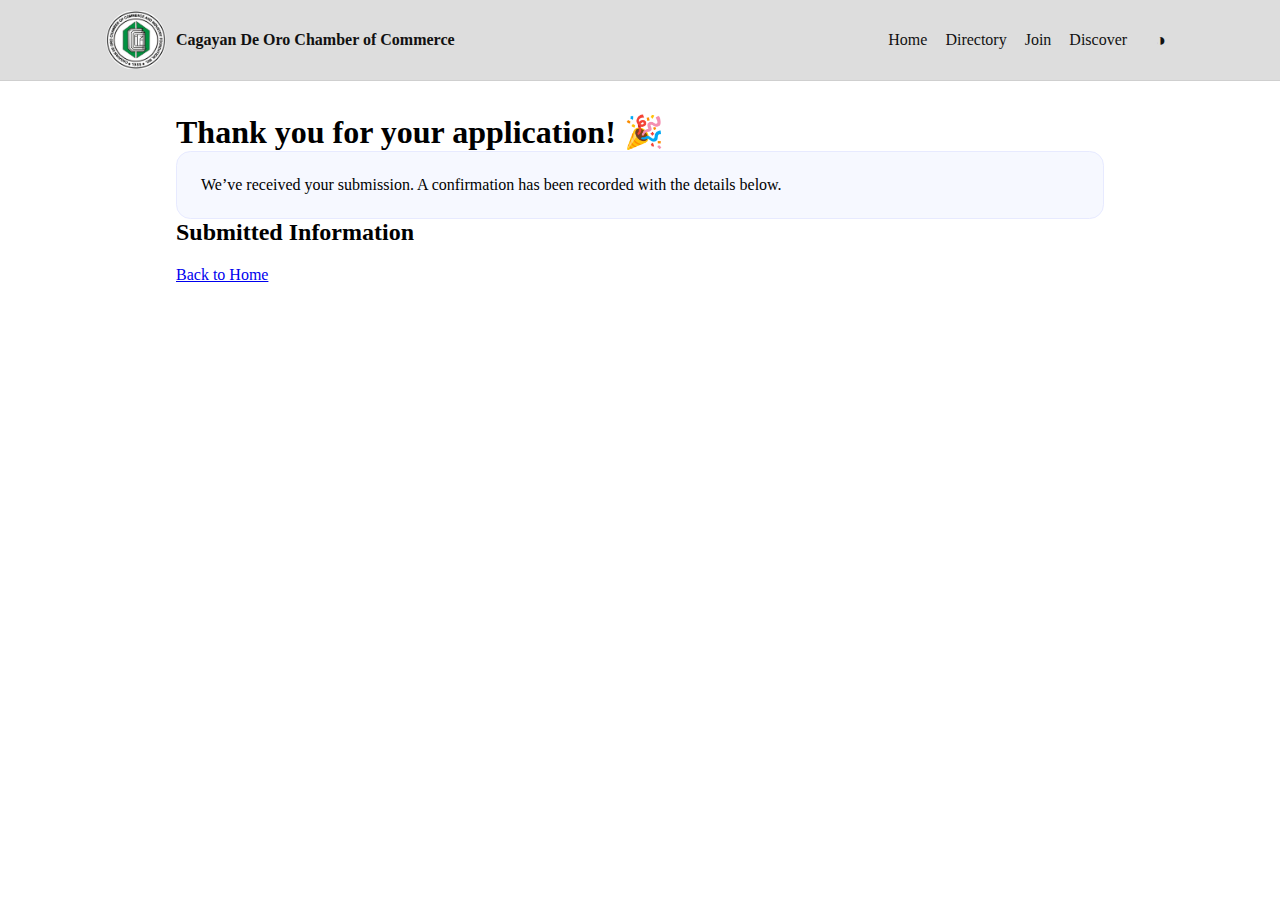
<file: chamber/thankyou.html>
<!DOCTYPE html>
<html lang="en">
<head>
    <meta charset="UTF-8">
    <meta name="viewport" content="width=device-width, initial-scale=1.0" />
    <title>Cagayan De Oro Chamber of Commerce</title>
    
    <link rel="icon" href="images/favicon.ico" sizes="any" />
    
    <meta name="description"
        content="Connect with the Cagayan de Oro Chamber of Commerce – fostering business growth, partnerships, and opportunities for entrepreneurs and industries across Northern Mindanao." />
    <meta name="author" content="Jones Mabala" />
    
    <meta property="og:title" content="Cagayan De Oro Chamber of Commerce" />
    <meta property="og:description"
        content="Connect with the Cagayan de Oro Chamber of Commerce – fostering business growth, partnerships, and opportunities for entrepreneurs and industries across Northern Mindanao." />
    <meta property="og:locale" content="en_PH" />
    <meta property="og:image" content="https://celestialhaven.github.io/wdd231/chamber/images/oro-chamber.jpg" />
    <meta property="og:url" content="https://celestialhaven.github.io/wdd231/chamber/index.html" />
    <meta property="og:type" content="website" />
    
    <link rel="canonical" href="https://celestialhaven.github.io/wdd231/chamber/index.html" />
    
    <link rel="preconnect" href="https://fonts.googleapis.com" />
    <link rel="preconnect" href="https://fonts.gstatic.com" crossorigin />
    <link href="https://fonts.googleapis.com/css2?family=Montserrat:ital@0;1&family=Poppins:wght@400;600&display=swap"
        rel="stylesheet" />
    <link rel="stylesheet" href="https://cdnjs.cloudflare.com/ajax/libs/font-awesome/6.5.2/css/all.min.css" />
    <link rel="stylesheet" href="./styles/directory-styles.css" />
    <link rel="stylesheet" href="./styles/thankyou.css" />
    <script src="./scripts/directory-scripts.js" defer></script>
    <script src="./scripts/weather.js" defer></script>
    <script src="./scripts/join.js" defer></script>
</head>
<body>
    <a class="skip-link" href="#main">Skip to content</a>
    
    <header class="site-header">
        <div class="header-inner">
            <a href="./index.html" class="brand" aria-label="Cagayan De Oro Chamber of Commerce – Home">
                <img class="brand-logo" src="./images/coc.jpg" alt="Cagayan De Oro Chamber of Commerce logo" />
                <span class="brand-name">Cagayan De Oro Chamber of Commerce</span>
            </a>
    
            <div class="header-right">
                <nav id="primary-menu" class="primary-nav" aria-label="Primary">
                    <ul class="nav-list">
                        <li><a href="./index.html" aria-current="page">Home</a></li>
                        <li><a href="./directory.html">Directory</a></li>
                        <li><a href="./join.html">Join</a></li>
                        <li><a href="./discover.html">Discover</a></li>
                    </ul>
                </nav>
    
                <div class="header-actions">
                    <button class="icon-btn theme-toggle" type="button" aria-label="Toggle dark mode"
                        aria-pressed="false">◑</button>
                    <button class="icon-btn menu-toggle" type="button" aria-controls="primary-menu" aria-expanded="false"
                        aria-label="Open menu">
                        <span class="bar" aria-hidden="true"></span>
                        <span class="bar" aria-hidden="true"></span>
                        <span class="bar" aria-hidden="true"></span>
                    </button>
                    <button class="icon-btn menu-close" type="button" aria-label="Close menu">×</button>
                </div>
            </div>
        </div>
    </header>
    
    <main class="wrap">
        <h1>Thank you for your application! 🎉</h1>
        <p class="thanks">We’ve received your submission. A confirmation has been recorded with the details below.</p>
    
        <section aria-labelledby="submitted-title">
            <h2 id="submitted-title">Submitted Information</h2>
            <div class="grid" id="submitted"></div>
        </section>
    
        <p style="margin-top:1.25rem;">
            <a href="./index.html" class="btn">Back to Home</a>
        </p>
    </main>
</body>
</html>
</file>
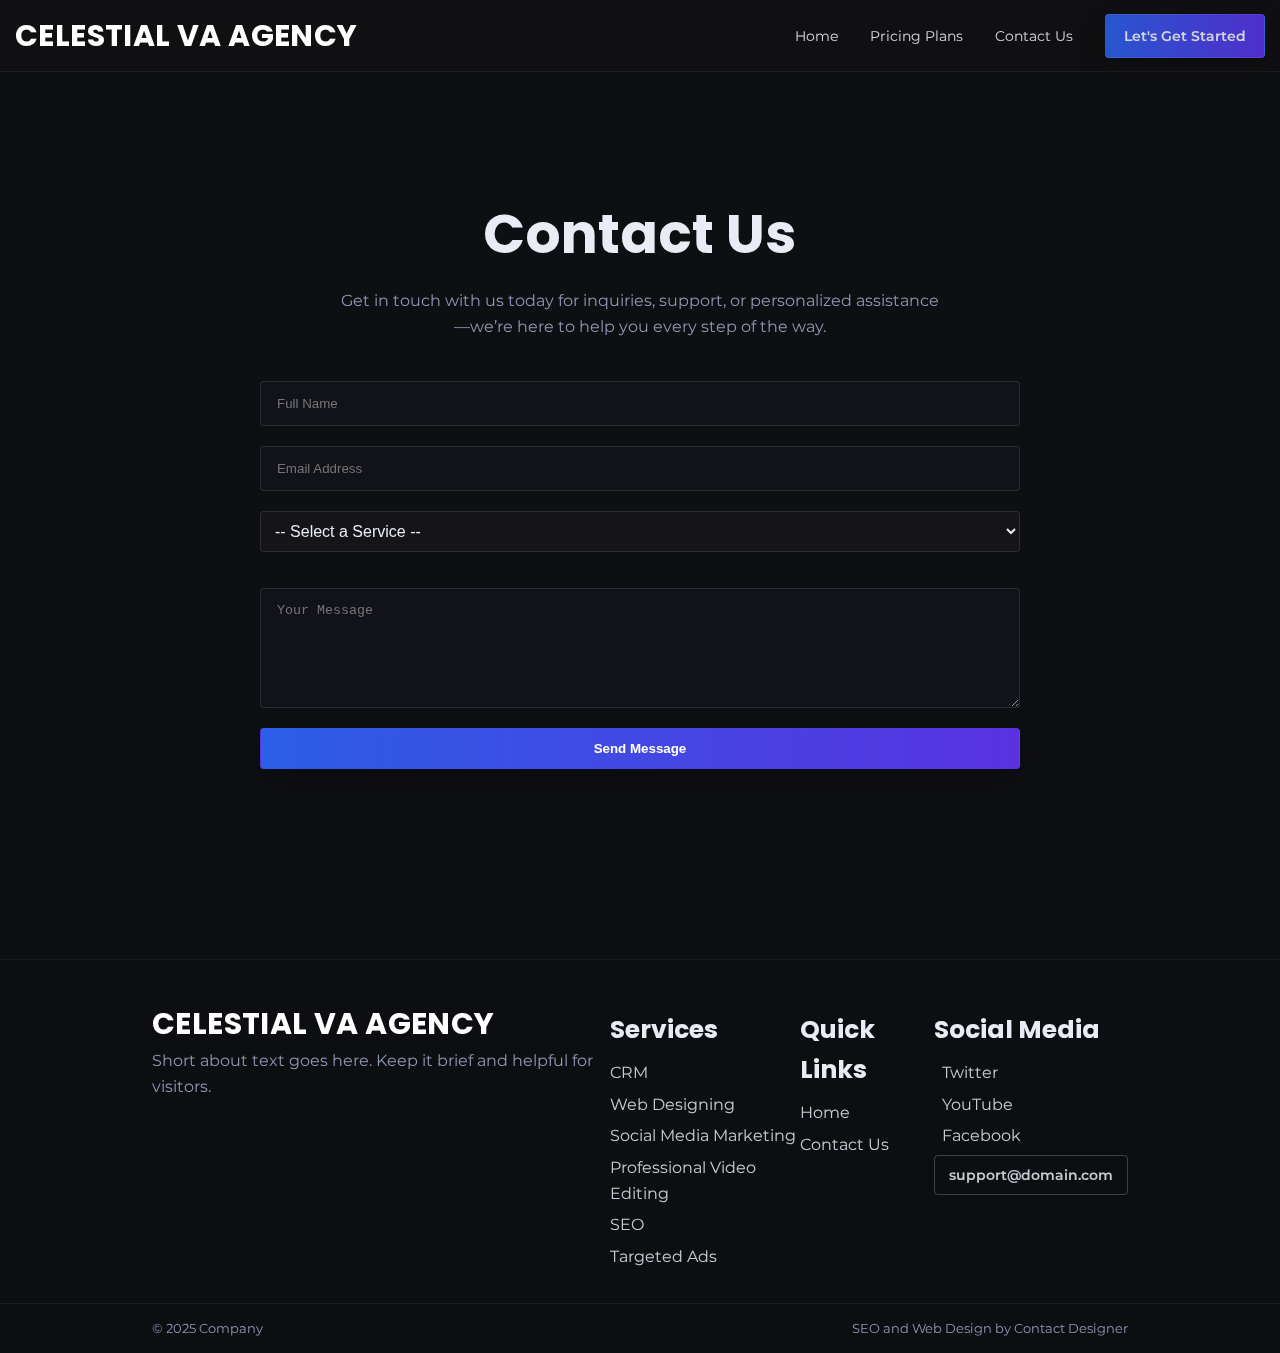
<file: finalproject/contact-us.html>
<!DOCTYPE html>
<html lang="en">
<head>
    <meta charset="UTF-8">
    <meta name="viewport" content="width=device-width, initial-scale=1.0">
    <meta name="author" content="Jones G. Mabala">
    <title>Celestial Virtual Assistant Agency</title>
    
    <meta name="description"
        content="Create a user-friendly product review form to collect customer feedback, ratings, and comments for better product insights.">

    <link rel="icon" href="images/favicon.ico" sizes="any">
    
    <meta name="description"
        content="Celestial VA Agency provides professional virtual assistant services — helping entrepreneurs, creators, and business owners save time, stay organized, and scale efficiently." />
    <meta name="author" content="Celestial VA Agency - Jones Mabala">
    
    <meta property="og:title" content="Celestial VA Agency – Your Trusted Virtual Assistant Partner">
    <meta property="og:description"
        content="Experience seamless support with Celestial VA Agency. We specialize in admin management, client communication, scheduling, and business productivity for busy professionals." />
    <meta property="og:locale" content="en_US">
    <meta property="og:image" content="https://celestialvaagency.com/finalproject/images/SEO.webp">
    <meta property="og:url" content="https://celestialvaagency.com/">
    <meta property="og:type" content="website">

    <link rel="stylesheet" href="styles/project.css">
    <link rel="stylesheet" href="styles/laptop.css">
    <link rel="stylesheet" href="styles/tablet.css">
    <link rel="stylesheet" href="styles/mobile.css">
    <link rel="preconnect" href="https://fonts.googleapis.com">
    <link rel="preconnect" href="https://fonts.gstatic.com" crossorigin>
    <link href="https://fonts.googleapis.com/css2?family=Montserrat:ital@0;1&family=Poppins:wght@400;600&display=swap"
        rel="stylesheet">
    <script src="scripts/project.js" defer></script>
</head>
<body>

    <header class="site-header">
        <div class="container">
            <div class="brand">Celestial VA Agency</div>

            <button class="nav-toggle" aria-controls="primary-nav" aria-expanded="false" aria-label="Open menu">
                <span class="nav-toggle-bar"></span>
                <span class="nav-toggle-bar"></span>
                <span class="nav-toggle-bar"></span>
            </button>

            <nav class="nav" id="primary-nav" aria-label="Primary">
                <a href="home.html">Home</a>
                <a href="pricing-plans.html">Pricing Plans</a>
                <a href="contact-us.html" class="cta-link">Contact Us</a>
                <a class="btn btn-primary btn-small header-cta" href="contact-us.html">Let's Get Started</a>
            </nav>
        </div>

        <div class="nav-scrim" hidden></div>
    </header>
    <main style="padding-top: 120px; padding-bottom: 120px;">

        <div class="contact">
            <div class="container">
                <h2 class="section-title">Contact Us</h2>
                <p style="max-width: 600px;">Get in touch with us today for inquiries, support, or personalized assistance—we’re here to help you every step of the
                way.</p>
                <form id="contactForm" class="contact-form">
                    <input id="fullName" type="text" placeholder="Full Name" aria-label="Full Name" required />
                    <input id="email" type="email" placeholder="Email Address" aria-label="Email Address" required />
        
                    <select id="service" aria-label="Select Service" required>
                        <option value="">-- Select a Service --</option>
                        <option value="Virtual Assistance">CRM</option>
                        <option value="Social Media Management">Web Designing</option>
                        <option value="Content Writing">Social Media Marketing</option>
                        <option value="Data Entry">Professional Video Editing</option>
                        <option value="Customer Support">SEO</option>
                        <option value="Customer Support">Targeted Ads</option>
                    </select>
                    <textarea id="message" rows="6" placeholder="Your Message" aria-label="Your Message" required></textarea>
                    <button class="btn btn-primary" type="submit">Send Message</button>
                </form>
            </div>
        </div>
    </main>
    <footer class="site-footer">
        <div class="container footer-grid">
            <div class="footer-brand">
                <div class="brand">Celestial VA Agency</div>
                <p>Short about text goes here. Keep it brief and helpful for visitors.</p>
            </div>
            <div class="footer-col">
                <h5>Services</h5>
                <ul>
                    <li><a href="pricing-plans.html">CRM</a></li>
                    <li><a href="pricing-plans.html">Web Designing</a></li>
                    <li><a href="pricing-plans.html">Social Media Marketing</a></li>
                    <li><a href="pricing-plans.html">Professional Video Editing</a></li>
                    <li><a href="pricing-plans.html">SEO</a></li>
                    <li><a href="pricing-plans.html">Targeted Ads</a></li>
                </ul>
            </div>
            <div class="footer-col">
                <h5>Quick Links</h5>
                <ul>
                    <li><a href="home.html">Home</a></li>
                    <li><a href="contact-us.html">Contact Us</a></li>
                </ul>
            </div>
            <div class="footer-col">
                <h5>Social Media</h5>
                <ul class="socials">
                    <li><a href="#"><i class="fa-brands fa-x-twitter"></i> Twitter</a></li>
                    <li><a href="#"><i class="fa-brands fa-youtube"></i> YouTube</a></li>
                    <li><a href="#"><i class="fa-brands fa-facebook"></i> Facebook</a></li>
                </ul>
                <a class="btn btn-small btn-outline" href="mailto:support@domain.com">support@domain.com</a>
            </div>
        </div>
        <div class="legal">
            <div class="container">
                <span>© 2025 Company</span>
                <span>SEO and Web Design by Contact Designer</span>
            </div>
        </div>
    </footer>
</body>
</html>
</file>
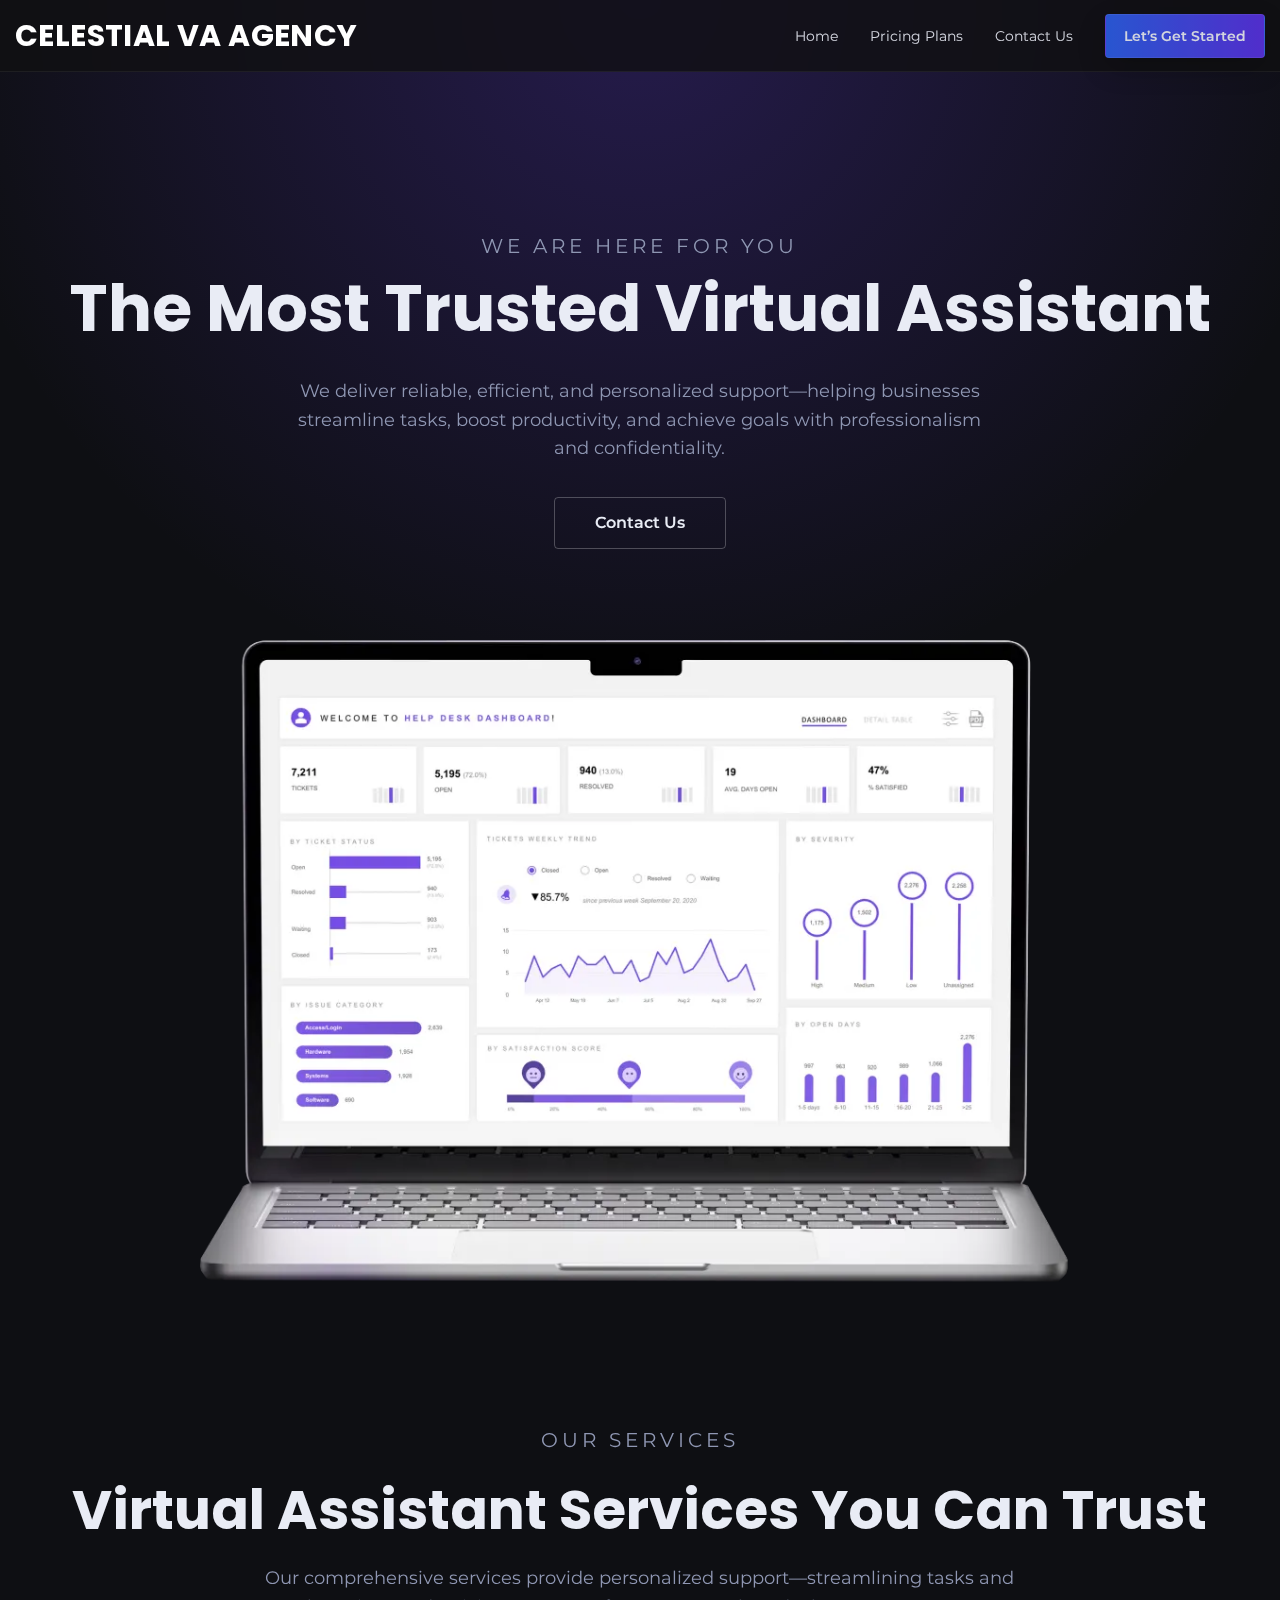
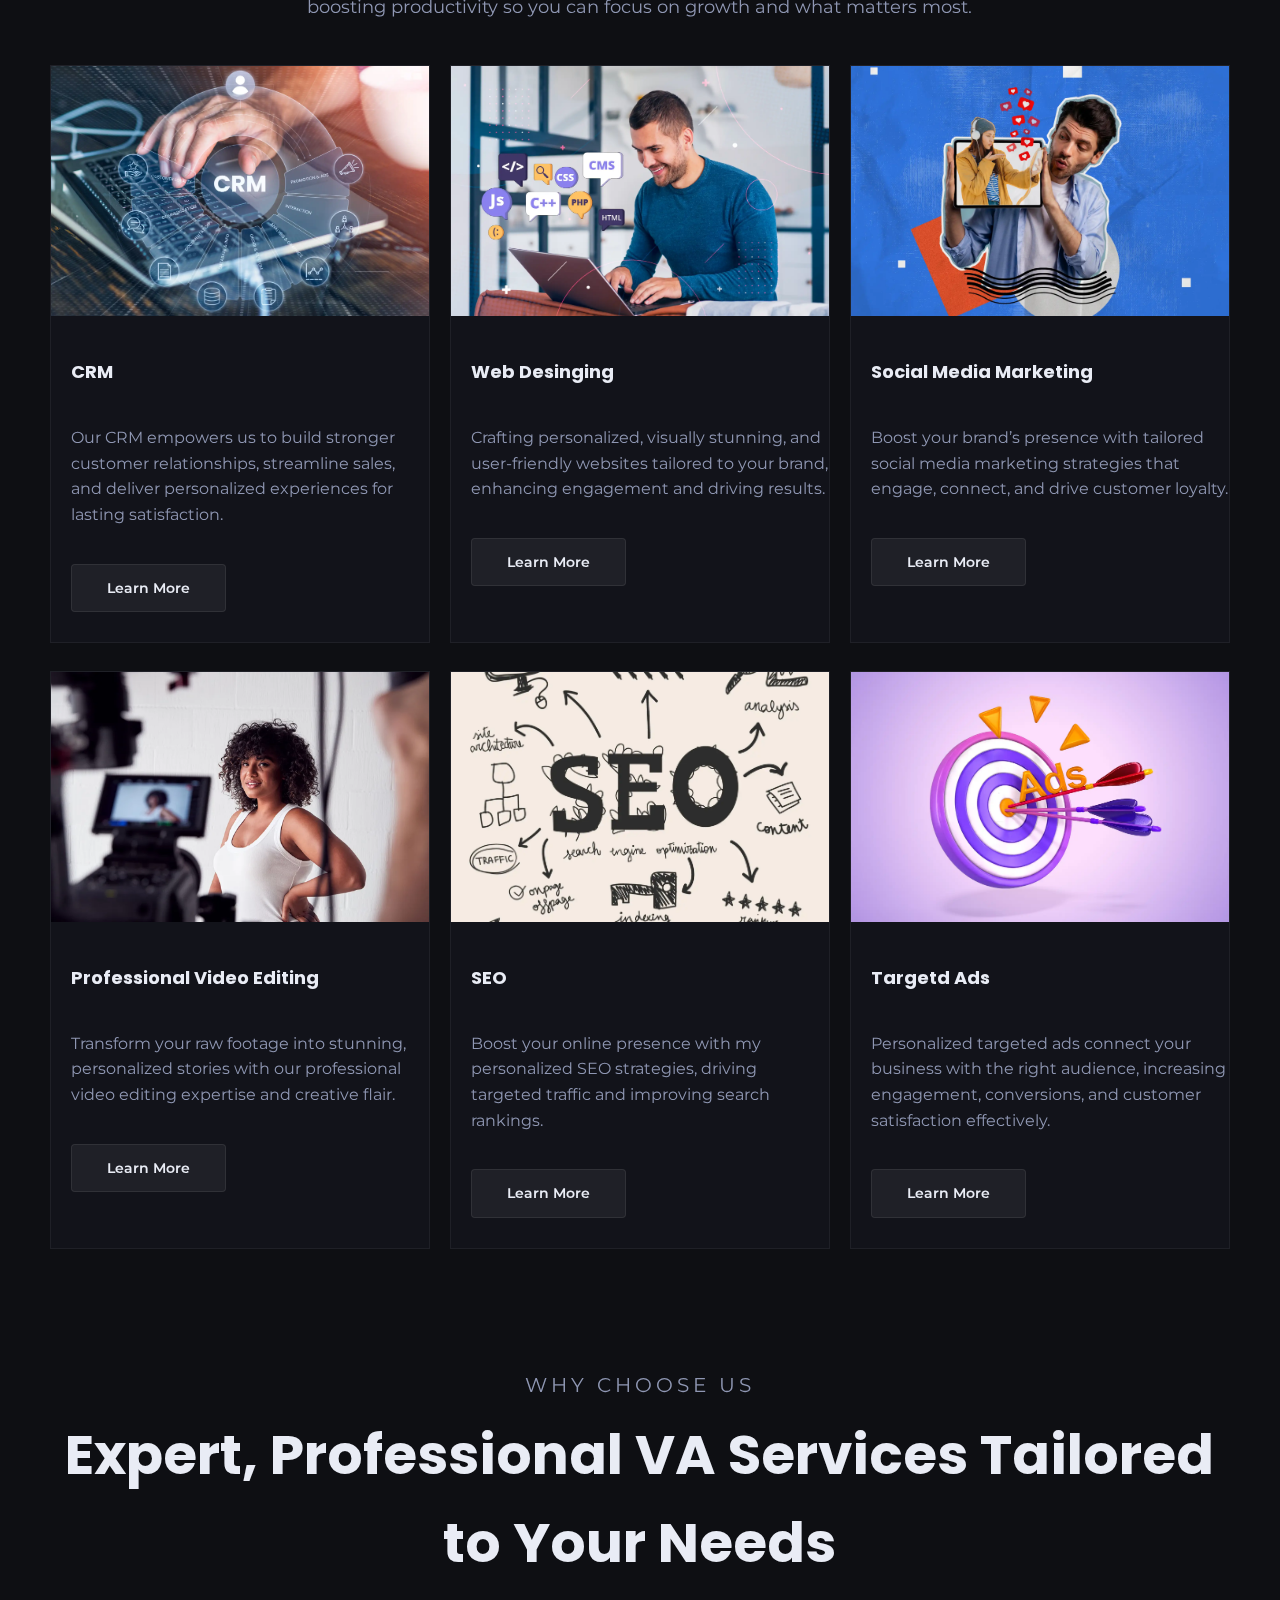
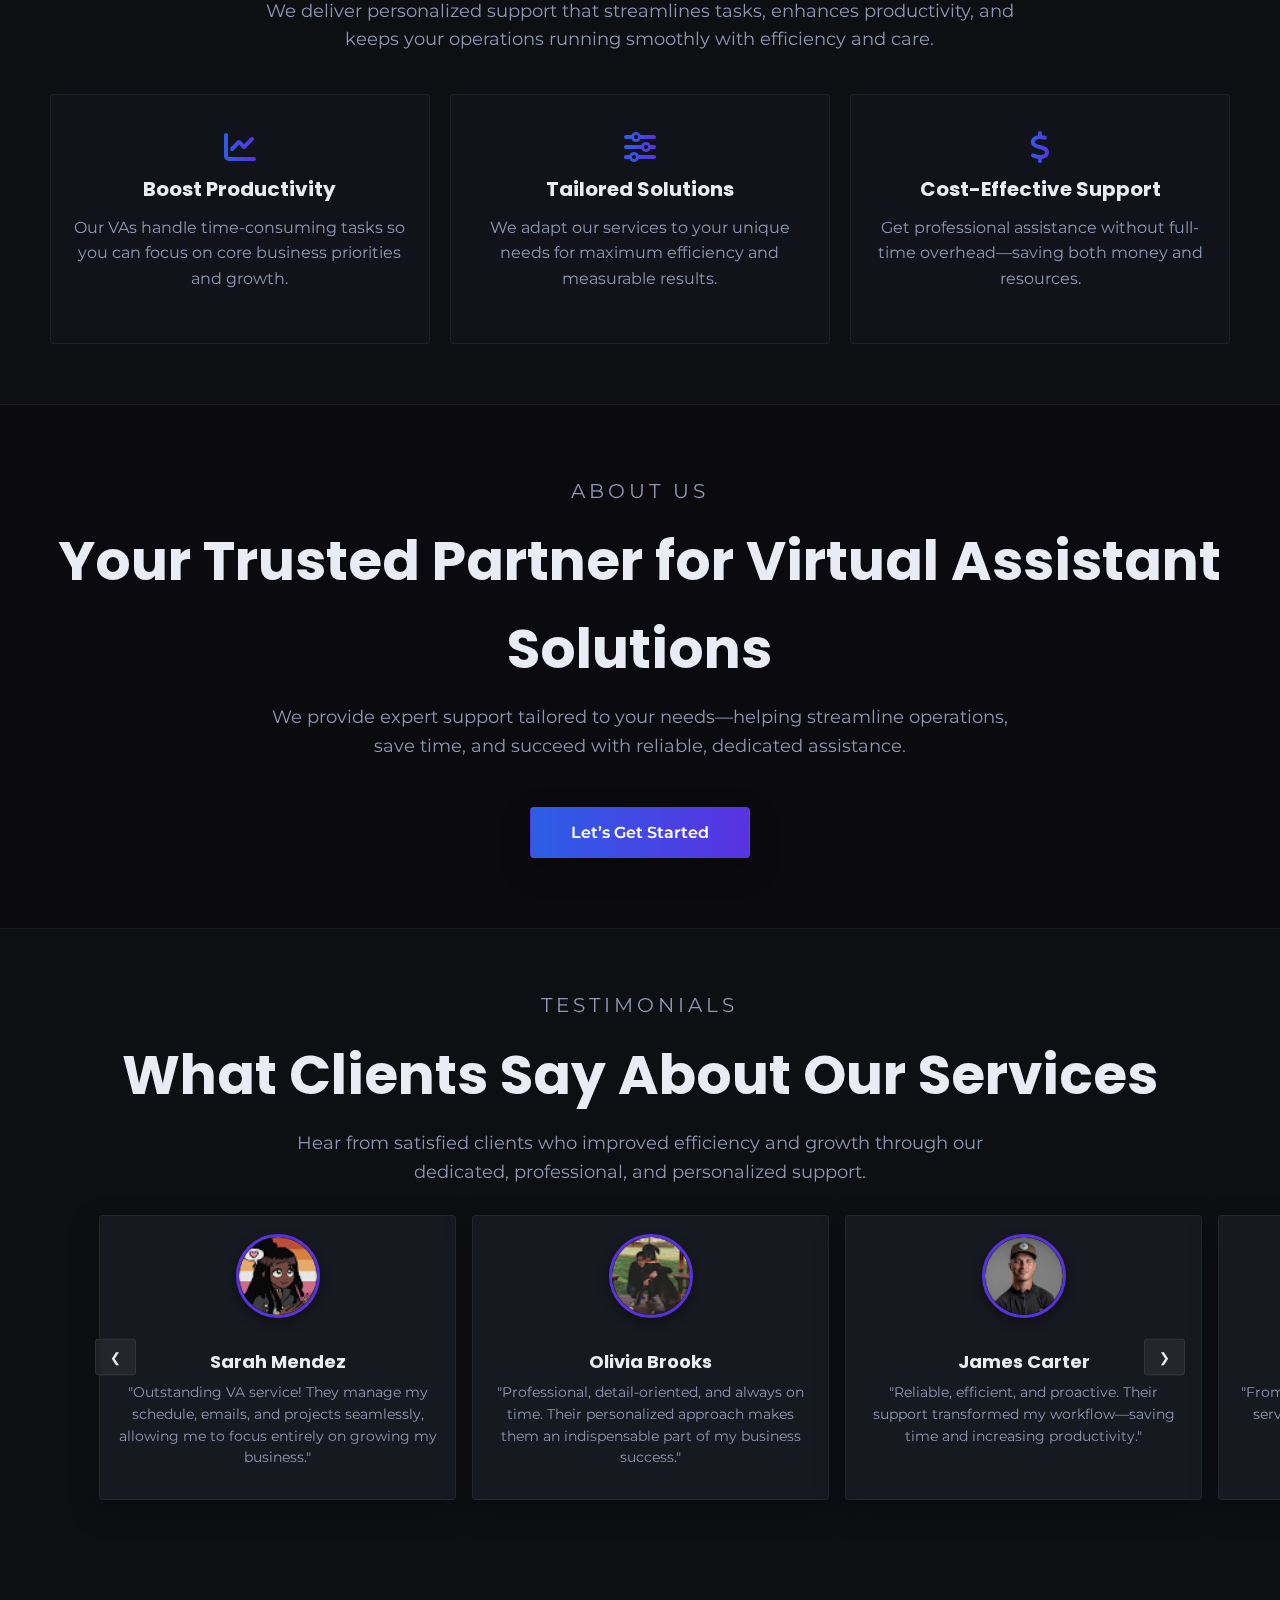
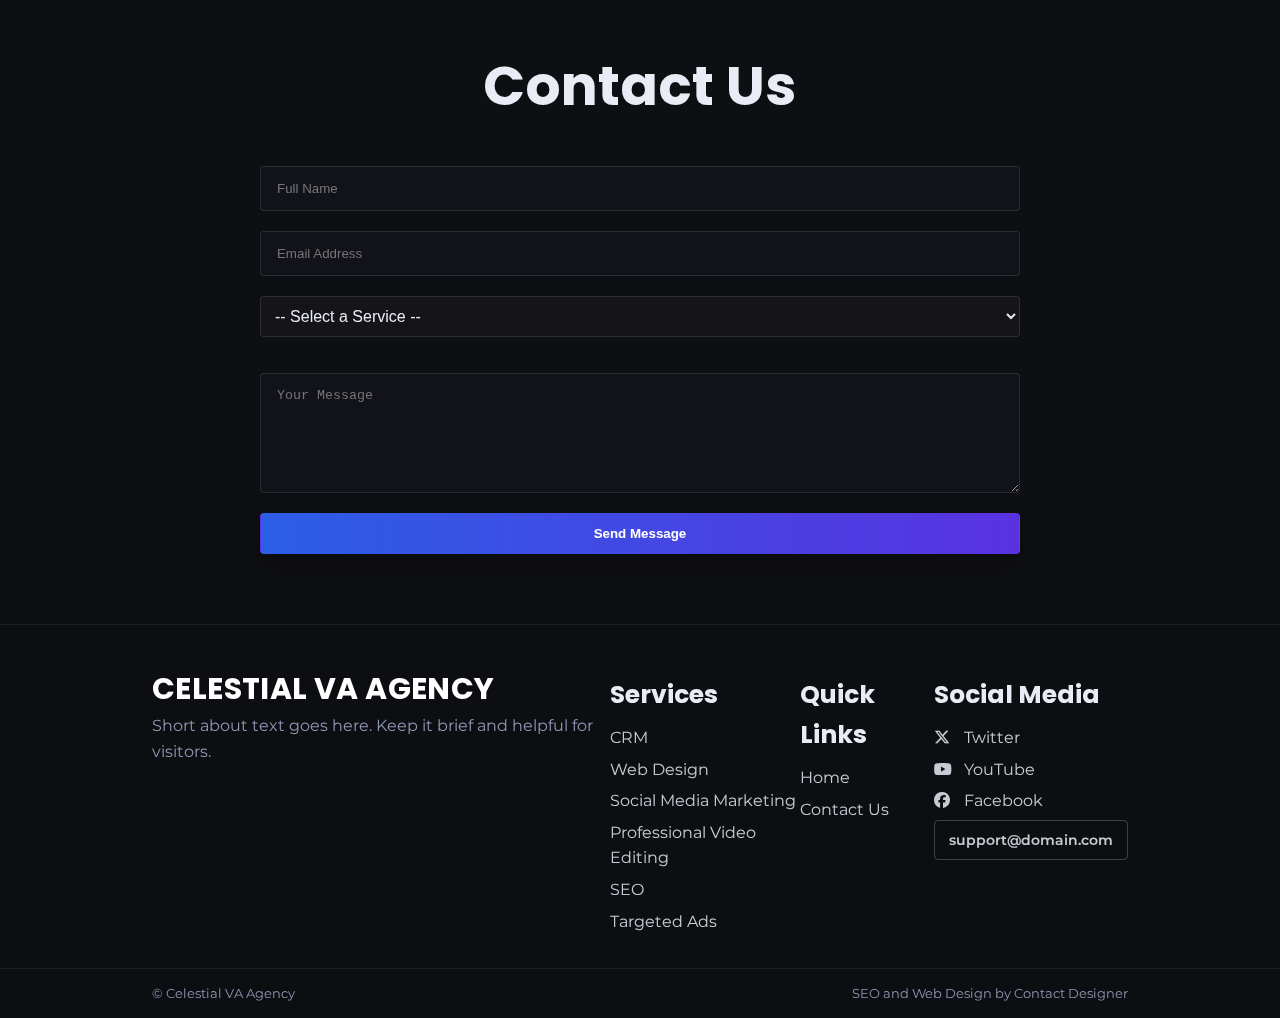
<file: finalproject/home.html>
<!DOCTYPE html>
<html lang="en">

<head>
    <!-- ★ Meta basics -->
    <meta charset="UTF-8">
    <meta name="viewport" content="width=device-width, initial-scale=1.0" />

    <!-- Author & title -->
    <meta name="author" content="Celestial VA Agency - Jones G. Mabala" />
    <title>Celestial Virtual Assistant Agency</title>

    <!-- ★ Primary description (keep ONE; removed duplicate unrelated description) -->
    <meta name="description"
        content="Celestial VA Agency provides professional virtual assistant services — helping entrepreneurs, creators, and business owners save time, stay organized, and scale efficiently." />

    <!-- Favicon -->
    <link rel="icon" href="images/favicon.ico" sizes="any" />

    <!-- ★ Open Graph for social sharing -->
    <meta property="og:title" content="Celestial VA Agency – Your Trusted Virtual Assistant Partner" />
    <meta property="og:description"
        content="Experience seamless support with Celestial VA Agency. We specialize in admin management, client communication, scheduling, and business productivity for busy professionals." />
    <meta property="og:locale" content="en_US" />
    <meta property="og:image" content="https://celestialvaagency.com/images/celestial-va-agency-og.jpg" />
    <meta property="og:url" content="https://celestialvaagency.com/" />
    <meta property="og:type" content="website" />

    <!-- ★ Styles (consider preloading critical CSS if needed) -->
    <link rel="stylesheet" href="styles/project.css" />
    <link rel="stylesheet" href="styles/laptop.css" />
    <link rel="stylesheet" href="styles/tablet.css" />
    <link rel="stylesheet" href="styles/mobile.css" />

    <!-- Fonts & icons -->
    <link rel="preconnect" href="https://fonts.googleapis.com" />
    <link rel="preconnect" href="https://fonts.gstatic.com" crossorigin />
    <link href="https://fonts.googleapis.com/css2?family=Montserrat:ital@0;1&family=Poppins:wght@400;600&display=swap"
        rel="stylesheet" />
    <link rel="stylesheet" href="https://cdnjs.cloudflare.com/ajax/libs/font-awesome/6.5.2/css/all.min.css" />

    <!-- ★ Scripts (defer for non-blocking load) -->
    <script src="scripts/project.js" defer></script>
    <script src="scripts/submitted.js" defer></script>
</head>

<body>
    <!-- =======================================================
       HEADER / NAV
       - Mobile menu button + primary navigation
       - Scrim is used to dim the background when menu is open
       ======================================================= -->
    <header class="site-header">
        <div class="container">
            <!-- Consider making brand a link to home -->
            <a class="brand" href="home.html">Celestial VA Agency</a>

            <!-- Mobile menu toggle -->
            <button class="nav-toggle" aria-controls="primary-nav" aria-expanded="false" aria-label="Open menu">
                <span class="nav-toggle-bar"></span>
                <span class="nav-toggle-bar"></span>
                <span class="nav-toggle-bar"></span>
            </button>

            <!-- Primary navigation -->
            <nav class="nav" id="primary-nav" aria-label="Primary">
                <a href="home.html" aria-current="page">Home</a>
                <a href="pricing-plans.html">Pricing Plans</a>
                <a href="contact-us.html" class="cta-link">Contact Us</a>
                <a class="btn btn-primary btn-small header-cta" href="contact-us.html">Let’s Get Started</a>
            </nav>
        </div>

        <!-- Backdrop for open menu -->
        <div class="nav-scrim" hidden></div>
    </header>

    <main>
        <!-- =======================================================
         HERO
         - Eyebrow, headline, supporting copy, CTA
         - Responsive <picture> for device-optimized imagery
         ======================================================= -->
        <section id="home" class="hero">
            <div class="container">
                <p class="eyebrow">We are here for you</p>
                <h1 class="hero-title">The Most Trusted Virtual Assistant</h1>
                <p class="subtext">
                    We deliver reliable, efficient, and personalized support—helping businesses streamline tasks, boost
                    productivity, and achieve goals with professionalism and confidentiality.
                </p>
                <a class="btn btn-outline" href="contact-us.html">Contact Us</a>

                <picture class="hero-image">
                    <source srcset="images/crm-mobile-screen.png" media="(max-width: 600px)" />
                    <source srcset="images/crm-laptop-screen.png" media="(max-width: 1024px)" />
                    <img src="images/crm.png" alt="CRM tools dashboard on devices" />
                </picture>
            </div>
        </section>

        <!-- =======================================================
         SERVICES
         - Headline/subtext + two grids populated by JS (#servicesTop/#servicesBottom)
         ======================================================= -->
        <section id="services" class="services">
            <div class="container">
                <p class="eyebrow">Our Services</p>
                <h2 class="section-title">Virtual Assistant Services You Can Trust</h2>
                <p class="section-subtext">
                    Our comprehensive services provide personalized support—streamlining tasks and boosting productivity
                    so you can
                    focus on growth and what matters most.
                </p>

                <!-- Populated by scripts/project.js -->
                <div class="service-grid top" id="servicesTop"></div>
                <div class="service-grid bottom" id="servicesBottom"></div>
            </div>
        </section>

        <!-- =======================================================
         WHY CHOOSE US
         - Three icon cards with concise benefits
         ======================================================= -->
        <section class="why">
            <div class="container">
                <p class="eyebrow">Why Choose Us</p>
                <h2 class="section-title">Expert, Professional VA Services Tailored to Your Needs</h2>
                <p class="section-subtext">
                    We deliver personalized support that streamlines tasks, enhances productivity, and keeps your
                    operations
                    running smoothly with efficiency and care.
                </p>

                <div class="icon-grid">
                    <div class="icon-card">
                        <i class="fa-solid fa-chart-line" aria-hidden="true"></i>
                        <h4>Boost Productivity</h4>
                        <p>Our VAs handle time-consuming tasks so you can focus on core business priorities and growth.
                        </p>
                    </div>

                    <div class="icon-card">
                        <!-- Font Awesome 6 uses fa-sliders (fa-sliders-h is deprecated) -->
                        <i class="fa-solid fa-sliders" aria-hidden="true"></i>
                        <h4>Tailored Solutions</h4>
                        <p>We adapt our services to your unique needs for maximum efficiency and measurable results.</p>
                    </div>

                    <div class="icon-card">
                        <i class="fa-solid fa-dollar-sign" aria-hidden="true"></i>
                        <h4>Cost-Effective Support</h4>
                        <p>Get professional assistance without full-time overhead—saving both money and resources.</p>
                    </div>
                </div>
            </div>
        </section>

        <!-- =======================================================
         DARK SLAB CTA
         - Secondary pitch + CTA
         ======================================================= -->
        <section class="dark-slab">
            <div class="container">
                <p class="eyebrow">About Us</p>
                <h2 class="section-title">Your Trusted Partner for Virtual Assistant Solutions</h2>
                <p class="section-subtext">
                    We provide expert support tailored to your needs—helping streamline operations, save time, and
                    succeed with
                    reliable, dedicated assistance.
                </p>
                <a class="btn btn-primary" href="contact-us.html">Let’s Get Started</a>
            </div>
        </section>

        <!-- =======================================================
         TESTIMONIALS CAROUSEL
         - Basic prev/next carousel controlled by scripts/project.js
         - Ensure images' alt match displayed names for a11y consistency
         ======================================================= -->
        <section class="testimonials">
            <div class="container">
                <p class="eyebrow">Testimonials</p>
                <h2 class="section-title">What Clients Say About Our Services</h2>
                <p class="section-subtext">
                    Hear from satisfied clients who improved efficiency and growth through our dedicated, professional,
                    and
                    personalized support.
                </p>

                <div class="carousel-wrapper">
                    <button class="prev" aria-label="Previous">&#10094;</button>

                    <div class="carousel" aria-label="Client testimonials carousel">
                        <div class="card placeholder">
                            <img src="images/Alycia-Worsley.png" alt="Alycia Worsley" />
                            <h4>Sarah Mendez</h4>
                            <p>
                                "Outstanding VA service! They manage my schedule, emails, and projects seamlessly,
                                allowing me to focus
                                entirely on growing my business."
                            </p>
                        </div>

                        <div class="card placeholder">
                            <img src="images/Taylor-Dowdy.png" alt="Taylor Dowdy" />
                            <h4>Olivia Brooks</h4>
                            <p>
                                "Professional, detail-oriented, and always on time. Their personalized approach makes
                                them an
                                indispensable part of my business success."
                            </p>
                        </div>

                        <div class="card placeholder">
                            <img src="images/unnamed.png" alt="James Carter" />
                            <h4>James Carter</h4>
                            <p>
                                "Reliable, efficient, and proactive. Their support transformed my workflow—saving time
                                and increasing
                                productivity."
                            </p>
                        </div>

                        <div class="card placeholder">
                            <img src="images/Sherry-Wright.png" alt="Sherry Wright" />
                            <h4>Daniel Price</h4>
                            <p>
                                "From admin tasks to client follow-ups, their services are flawless. I trust them to
                                keep operations
                                running smoothly."
                            </p>
                        </div>
                    </div>

                    <button class="next" aria-label="Next">&#10095;</button>
                </div>
            </div>
        </section>

        <!-- =======================================================
         CONTACT FORM
         - JS (project.js) handles submission with server + local fallback
         - Ensure <label>s or aria-labels for a11y
         ======================================================= -->
        <section class="contact">
            <div class="container">
                <h2 class="section-title">Contact Us</h2>

                <form id="contactForm" class="contact-form">
                    <input id="fullName" type="text" placeholder="Full Name" aria-label="Full Name" required />
                    <input id="email" type="email" placeholder="Email Address" aria-label="Email Address" required />

                    <!-- ★ Fixed option values to match visible labels (previously mismatched) -->
                    <select id="service" aria-label="Select Service" required>
                        <option value="">-- Select a Service --</option>
                        <option value="CRM">CRM</option>
                        <option value="Web Design">Web Design</option>
                        <option value="Social Media Marketing">Social Media Marketing</option>
                        <option value="Professional Video Editing">Professional Video Editing</option>
                        <option value="SEO">SEO</option>
                        <option value="Targeted Ads">Targeted Ads</option>
                    </select>

                    <textarea id="message" rows="6" placeholder="Your Message" aria-label="Your Message"
                        required></textarea>
                    <button class="btn btn-primary" type="submit">Send Message</button>
                </form>
            </div>
        </section>
    </main>

    <!-- =======================================================
       FOOTER
       - Brand, quick links, socials, and legal strip
       - Consider replacing placeholder copy and email
       ======================================================= -->
    <footer class="site-footer">
        <div class="container footer-grid">
            <div class="footer-brand">
                <div class="brand">Celestial VA Agency</div>
                <p>Short about text goes here. Keep it brief and helpful for visitors.</p>
            </div>

            <div class="footer-col">
                <h5>Services</h5>
                <ul>
                    <li><a href="pricing-plans.html">CRM</a></li>
                    <li><a href="pricing-plans.html">Web Design</a></li>
                    <li><a href="pricing-plans.html">Social Media Marketing</a></li>
                    <li><a href="pricing-plans.html">Professional Video Editing</a></li>
                    <li><a href="pricing-plans.html">SEO</a></li>
                    <li><a href="pricing-plans.html">Targeted Ads</a></li>
                </ul>
            </div>

            <div class="footer-col">
                <h5>Quick Links</h5>
                <ul>
                    <li><a href="home.html">Home</a></li>
                    <li><a href="contact-us.html">Contact Us</a></li>
                </ul>
            </div>

            <div class="footer-col">
                <h5>Social Media</h5>
                <ul class="socials">
                    <li><a href="#"><i class="fa-brands fa-x-twitter" aria-hidden="true"></i> Twitter</a></li>
                    <li><a href="#"><i class="fa-brands fa-youtube" aria-hidden="true"></i> YouTube</a></li>
                    <li><a href="#"><i class="fa-brands fa-facebook" aria-hidden="true"></i> Facebook</a></li>
                </ul>
                <a class="btn btn-small btn-outline" href="mailto:support@domain.com">support@domain.com</a>
            </div>
        </div>

        <div class="legal">
            <div class="container">
                <!-- You can auto-fill the year via JS -->
                <span>© <span id="currentyear"></span> Celestial VA Agency</span>
                <span>SEO and Web Design by Contact Designer</span>
            </div>
        </div>
    </footer>
</body>

</html>
</file>
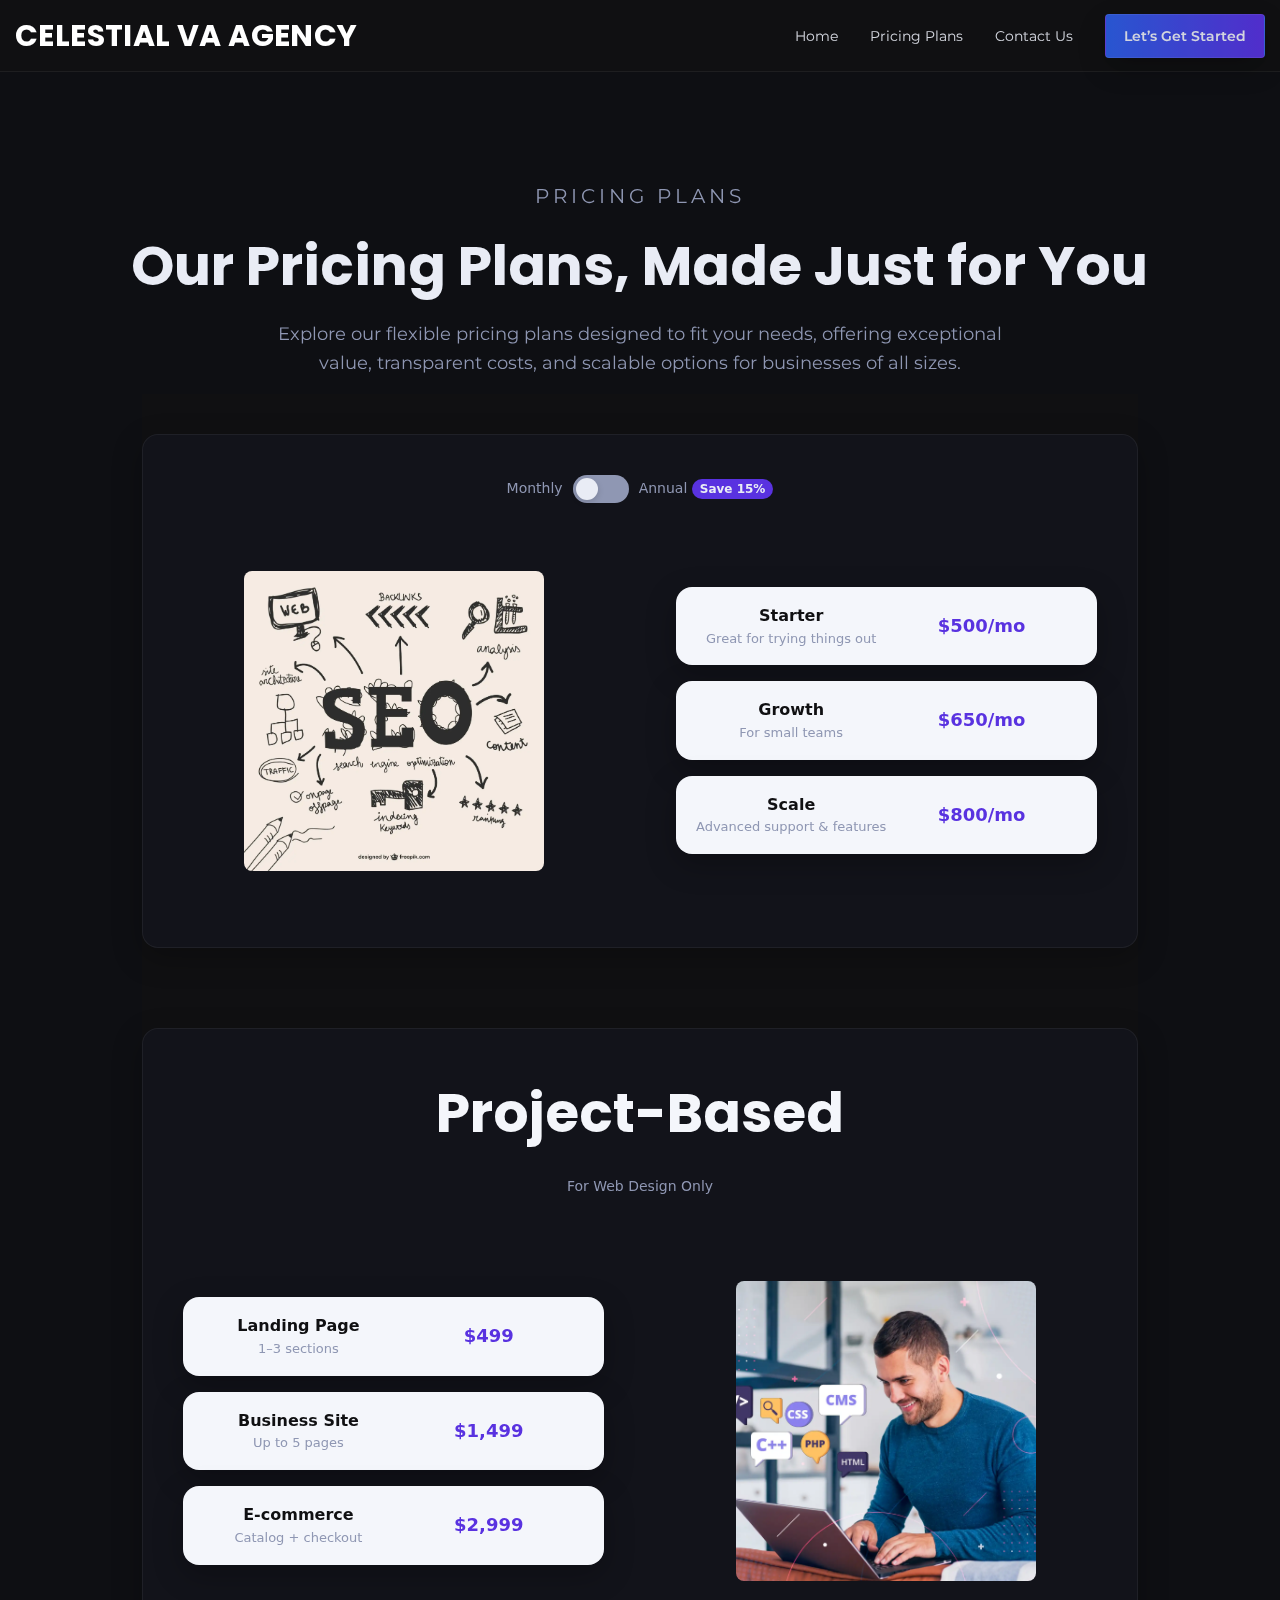
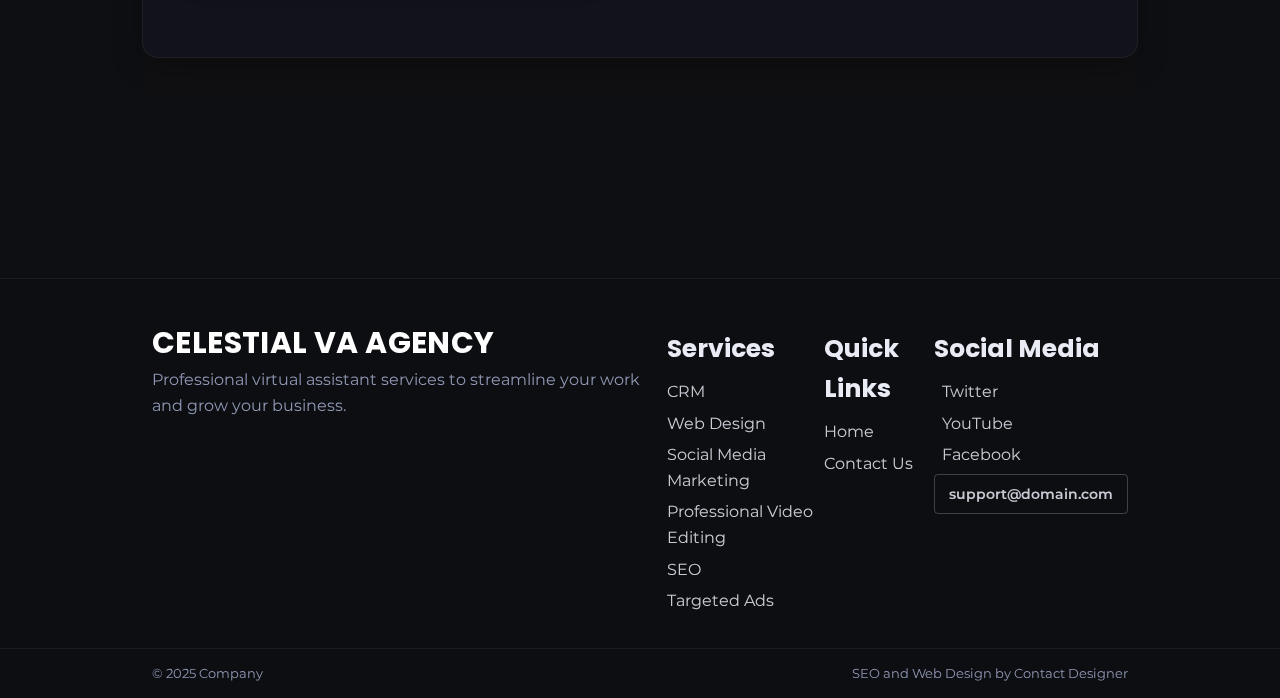
<file: finalproject/pricing-plans.html>
<!DOCTYPE html>
<html lang="en">

<head>
    <!-- ==============================
       HEAD / META
       ============================== -->
    <meta charset="UTF-8">
    <meta name="viewport" content="width=device-width, initial-scale=1.0">

    <meta name="author" content="Celestial VA Agency - Jones G. Mabala">
    <title>Celestial Virtual Assistant Agency — Pricing Plans</title>

    <!-- Primary description for THIS page -->
    <meta name="description"
        content="Explore flexible pricing plans for Celestial VA Agency — transparent monthly and annual options plus project-based packages for web design.">

    <!-- Favicon -->
    <link rel="icon" href="images/favicon.ico" sizes="any">

    <!-- Open Graph (OK to keep for sharing) -->
    <meta property="og:title" content="Celestial VA Agency – Your Trusted Virtual Assistant Partner">
    <meta property="og:description"
        content="Experience seamless support with Celestial VA Agency. We specialize in admin management, client communication, scheduling, and business productivity for busy professionals." />
    <meta property="og:locale" content="en_US">
    <meta property="og:image" content="https://celestialhaven.github.io/wdd231/images/SEO.webp">
    <meta property="og:url" content="https://celestialhaven.github.io/wdd231/finalproject/index.html">
    <meta property="og:type" content="website">

    <!-- Styles -->
    <link rel="stylesheet" href="styles/project.css">
    <link rel="stylesheet" href="styles/laptop.css">
    <link rel="stylesheet" href="styles/tablet.css">
    <link rel="stylesheet" href="styles/mobile.css">

    <!-- Fonts (combined families recommended; kept as-is if already cached elsewhere) -->
    <link rel="preconnect" href="https://fonts.googleapis.com">
    <link rel="preconnect" href="https://fonts.gstatic.com" crossorigin>
    <link href="https://fonts.googleapis.com/css2?family=Montserrat:ital@0;1&family=Poppins:wght@400;600&display=swap"
        rel="stylesheet">

    <!-- Scripts (defer) -->
    <script src="scripts/project.js" defer></script>
    <script src="scripts/price.js" defer></script>
</head>

<body>
    <!-- ==============================
       HEADER / NAV
       - Consider making brand a link to home for UX
       ============================== -->
    <header class="site-header">
        <div class="container">
            <div class="brand">Celestial VA Agency</div>

            <button class="nav-toggle" aria-controls="primary-nav" aria-expanded="false" aria-label="Open menu">
                <span class="nav-toggle-bar"></span>
                <span class="nav-toggle-bar"></span>
                <span class="nav-toggle-bar"></span>
            </button>

            <nav class="nav" id="primary-nav" aria-label="Primary">
                <a href="index.html">Home</a>
                <a href="pricing-plans.html" aria-current="page">Pricing Plans</a>
                <a href="contact-us.html">Contact Us</a>
                <a class="btn btn-primary btn-small header-cta" href="contact-us.html">Let’s Get Started</a>
            </nav>
        </div>
    </header>

    <!-- ==============================
       MAIN
       - Inline margins preserved; recommend moving to CSS
       ============================== -->
    <main style="margin-top: 120px; margin-bottom: 120px;">
        <section id="services" class="services">
            <div class="container">
                <p class="eyebrow">Pricing Plans</p>
                <h1 class="section-title">Our Pricing Plans, Made Just for You</h1>
                <p class="section-subtext">
                    Explore our flexible pricing plans designed to fit your needs, offering exceptional value,
                    transparent costs,
                    and scalable options for businesses of all sizes.
                </p>

                <div class="prc-wrap">
                    <!-- ==============================
               SUBSCRIPTION PRICING (Monthly/Annual)
               - Toggle wired to scripts/price.js (billToggle)
               - price elements must have data-month / data-year
               ============================== -->
                    <section class="prc-section" id="subscription">
                        <div class="prc-head">
                            <div class="prc-toggle" aria-live="polite">
                                <span>Monthly</span>
                                <label class="prc-switch" aria-label="Toggle annual billing">
                                    <input type="checkbox" id="billToggle" />
                                    <span class="knob"></span>
                                </label>
                                <span>Annual <span class="prc-badge">Save 15%</span></span>
                            </div>
                        </div>

                        <div class="prc-grid">
                            <!-- Decorative illustration -->
                            <figure class="prc-box prc-box--img" aria-label="Illustration">
                                <img src="images/SEO.webp" alt="" loading="lazy" decoding="async" class="cover-img" width="300" height="300" />
                            </figure>

                            <!-- Plans list -->
                            <div class="prc-box" aria-label="Pricing Plans">
                                <div class="prc-plans" id="plansList">
                                    <!-- NOTE: Displayed fallback values ($29/$79/$149) looked like placeholders.
                       Updated to match data-month defaults for consistency. -->
                                    <div class="prc-card">
                                        <div>
                                            <div class="name">Starter</div>
                                            <div class="prc-note">Great for trying things out</div>
                                        </div>
                                        <div class="price" data-month="$500/mo" data-year="$5,100/yr">$500/mo</div>
                                    </div>

                                    <div class="prc-card">
                                        <div>
                                            <div class="name">Growth</div>
                                            <div class="prc-note">For small teams</div>
                                        </div>
                                        <div class="price" data-month="$650/mo" data-year="$6,630/yr">$650/mo</div>
                                    </div>

                                    <div class="prc-card">
                                        <div>
                                            <div class="name">Scale</div>
                                            <div class="prc-note">Advanced support &amp; features</div>
                                        </div>
                                        <div class="price" data-month="$800/mo" data-year="$8,160/yr">$800/mo</div>
                                    </div>
                                </div>
                            </div>
                        </div>
                    </section>

                    <!-- ==============================
               PROJECT-BASED PRICING (Web Design)
               - Heading grammar fixed: Project-Based
               - If the filename is actually "web-designing.webp",
                 update the path accordingly (see note below)
               ============================== -->
                    <section class="prc-section" id="project-base">
                        <div class="prc-head">
                            <h2 class="prc-title">Project-Based</h2>
                            <p class="prc-sub">For Web Design Only</p>
                        </div>

                        <div class="prc-grid">
                            <div class="prc-box" aria-label="Project Pricing Plans">
                                <div class="prc-plans">
                                    <div class="prc-card">
                                        <div>
                                            <div class="name">Landing Page</div>
                                            <div class="prc-note">1–3 sections</div>
                                        </div>
                                        <div class="price">$499</div>
                                    </div>

                                    <div class="prc-card">
                                        <div>
                                            <div class="name">Business Site</div>
                                            <div class="prc-note">Up to 5 pages</div>
                                        </div>
                                        <div class="price">$1,499</div>
                                    </div>

                                    <div class="prc-card">
                                        <div>
                                            <div class="name">E-commerce</div>
                                            <div class="prc-note">Catalog + checkout</div>
                                        </div>
                                        <div class="price">$2,999</div>
                                    </div>
                                </div>
                            </div>

                            <!-- Filename note: original was 'web-designin.webp' (likely a typo).
                   If your actual asset is spelled that way, keep it; otherwise
                   rename the file to 'web-designing.webp' and update path. -->
                            <!-- Decorative illustration -->
                            <figure class="prc-box prc-box--img" aria-label="Illustration">
                                <img src="images/web-designing.webp" alt="" loading="lazy" decoding="async" class="cover-img" width="300" height="300" />
                            </figure>
                        </div>
                    </section>
                </div>
            </div>
        </section>
    </main>

    <!-- ==============================
       FOOTER
       - Service label “Web Designing” → “Web Design” (typo/usage)
       ============================== -->
    <footer class="site-footer">
        <div class="container footer-grid">
            <div class="footer-brand">
                <div class="brand">Celestial VA Agency</div>
                <p>Professional virtual assistant services to streamline your work and grow your business.</p>
            </div>

            <div class="footer-col">
                <h5>Services</h5>
                <ul>
                    <li><a href="pricing-plans.html">CRM</a></li>
                    <li><a href="pricing-plans.html">Web Design</a></li>
                    <li><a href="pricing-plans.html">Social Media Marketing</a></li>
                    <li><a href="pricing-plans.html">Professional Video Editing</a></li>
                    <li><a href="pricing-plans.html">SEO</a></li>
                    <li><a href="pricing-plans.html">Targeted Ads</a></li>
                </ul>
            </div>

            <div class="footer-col">
                <h5>Quick Links</h5>
                <ul>
                    <li><a href="index.html">Home</a></li>
                    <li><a href="contact-us.html">Contact Us</a></li>
                </ul>
            </div>

            <div class="footer-col">
                <h5>Social Media</h5>
                <ul class="socials">
                    <li><a href="#"><i aria-hidden="true"></i> Twitter</a></li>
                    <li><a href="#"><i aria-hidden="true"></i> YouTube</a></li>
                    <li><a href="#"><i aria-hidden="true"></i> Facebook</a></li>
                </ul>
                <a class="btn btn-small btn-outline" href="mailto:support@domain.com">support@domain.com</a>
            </div>
        </div>

        <div class="legal">
            <div class="container">
                <span>© 2025 Company</span>
                <span>SEO and Web Design by Contact Designer</span>
            </div>
        </div>
    </footer>
</body>

</html>
</file>
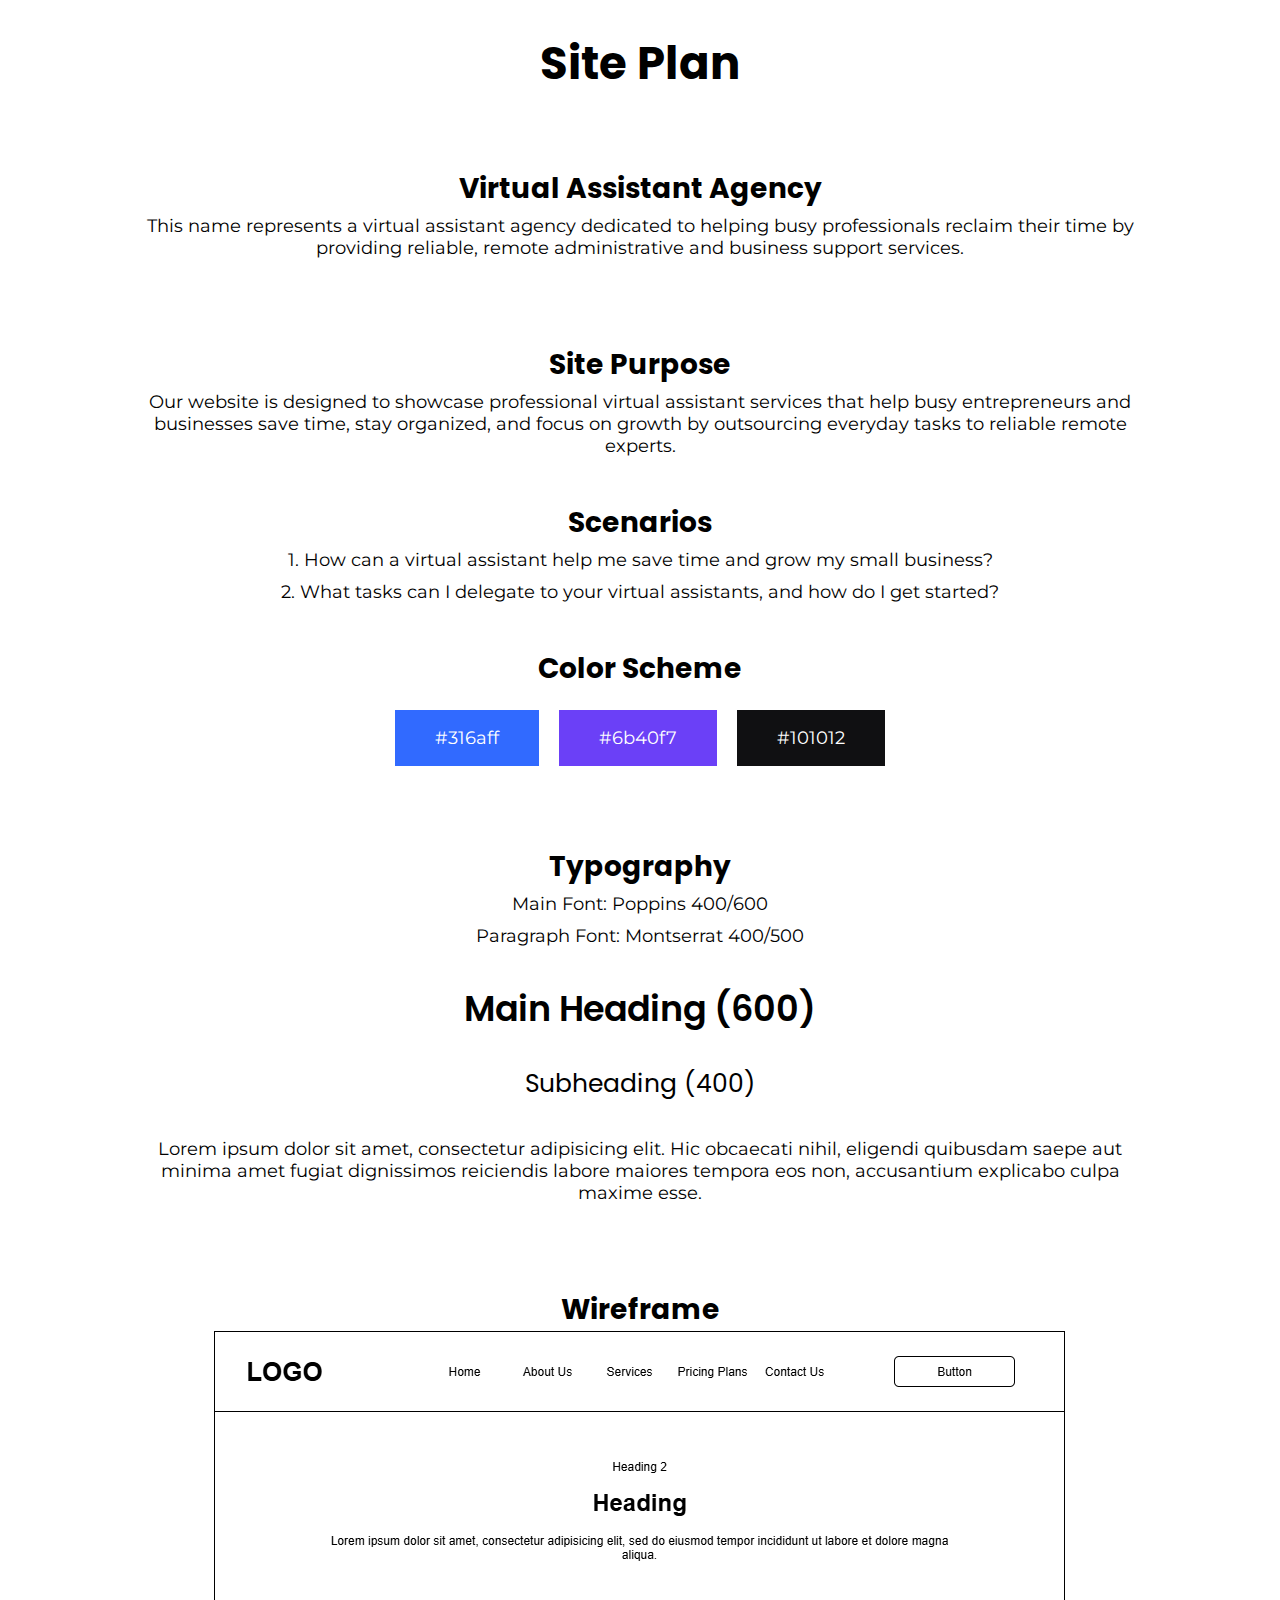
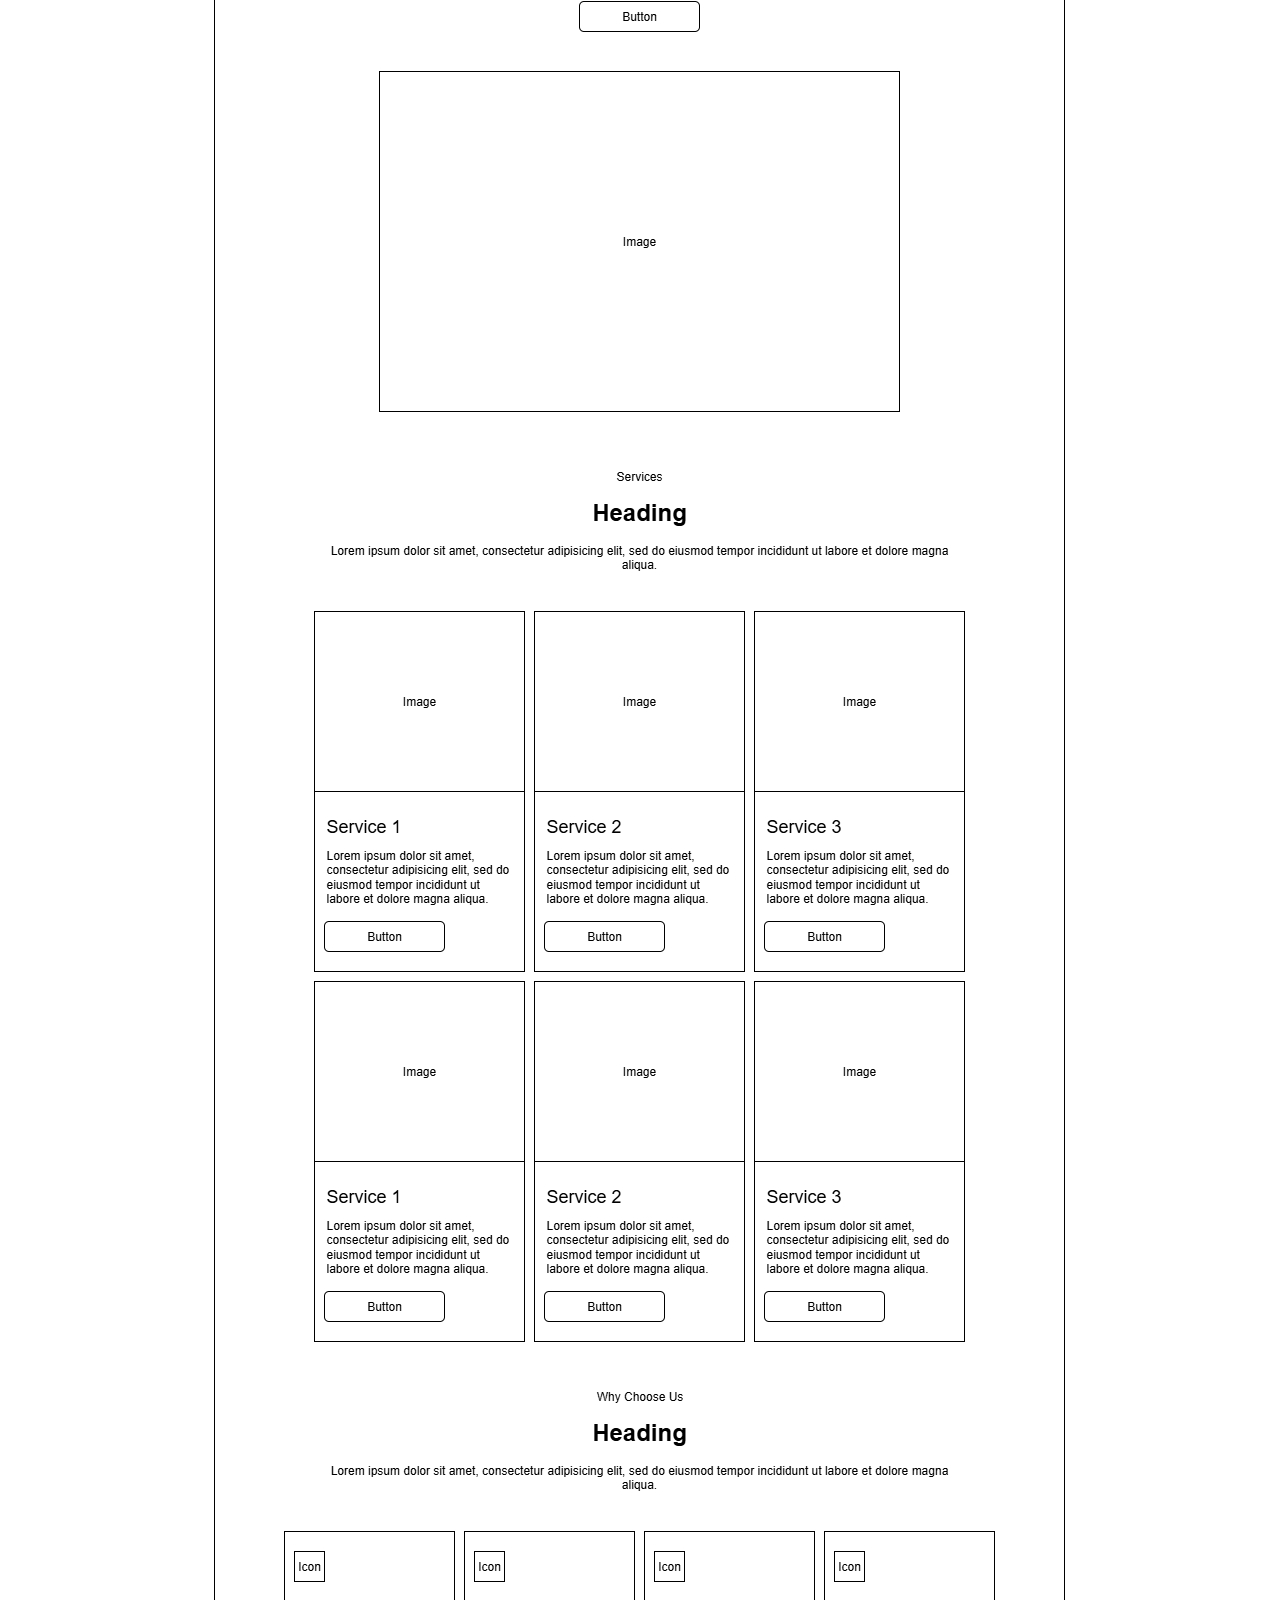
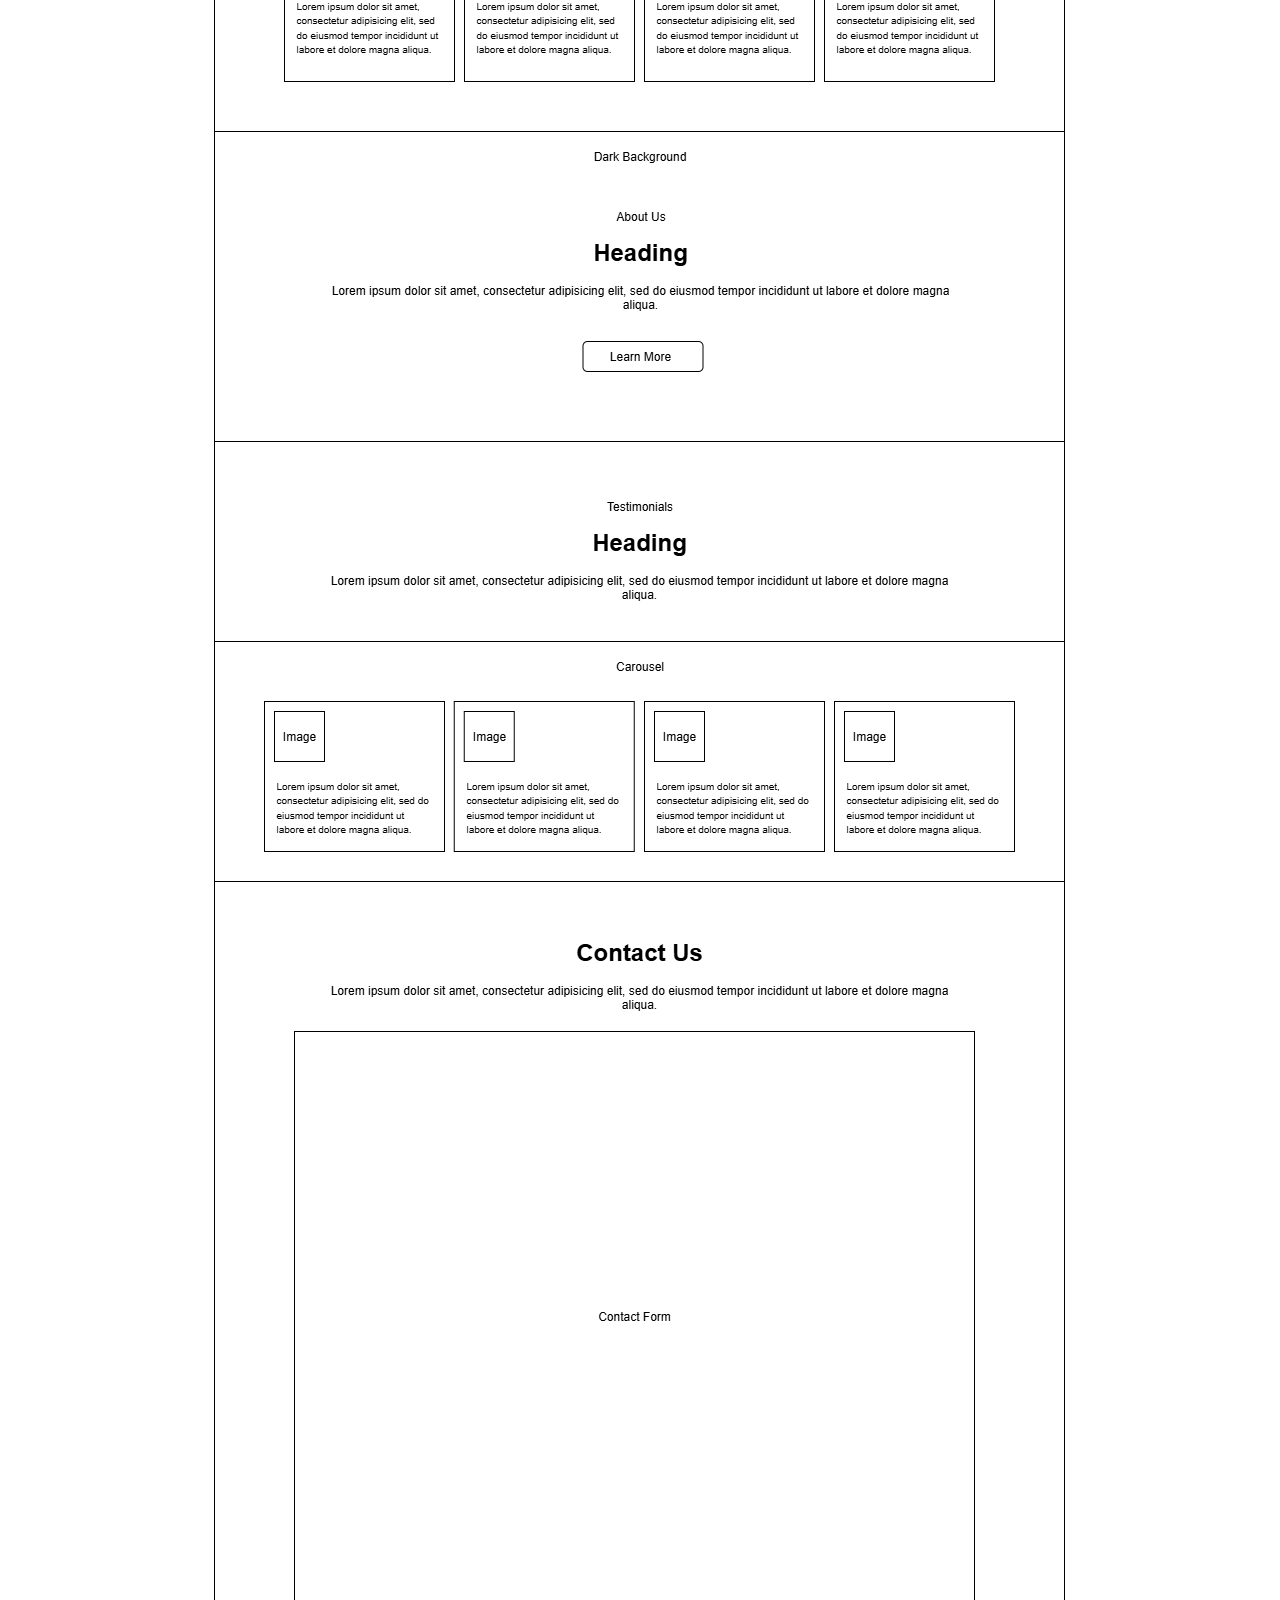
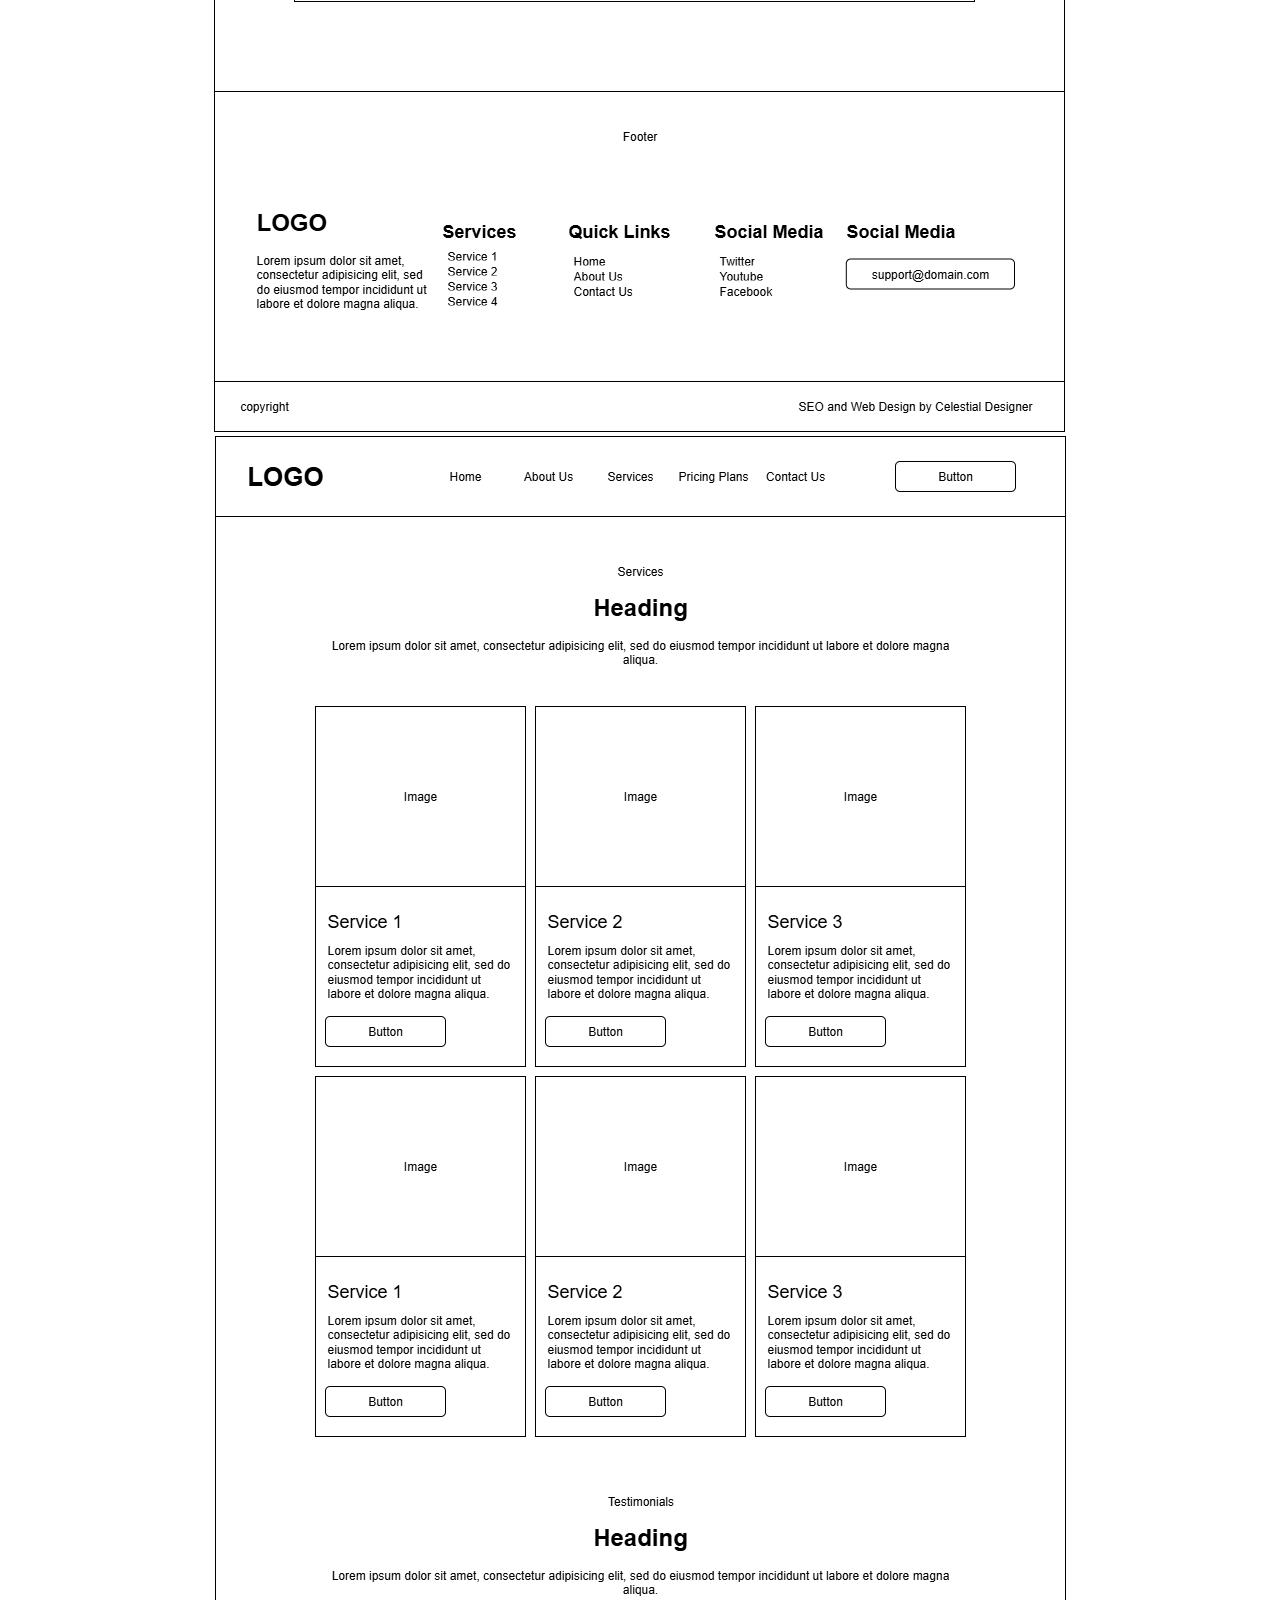
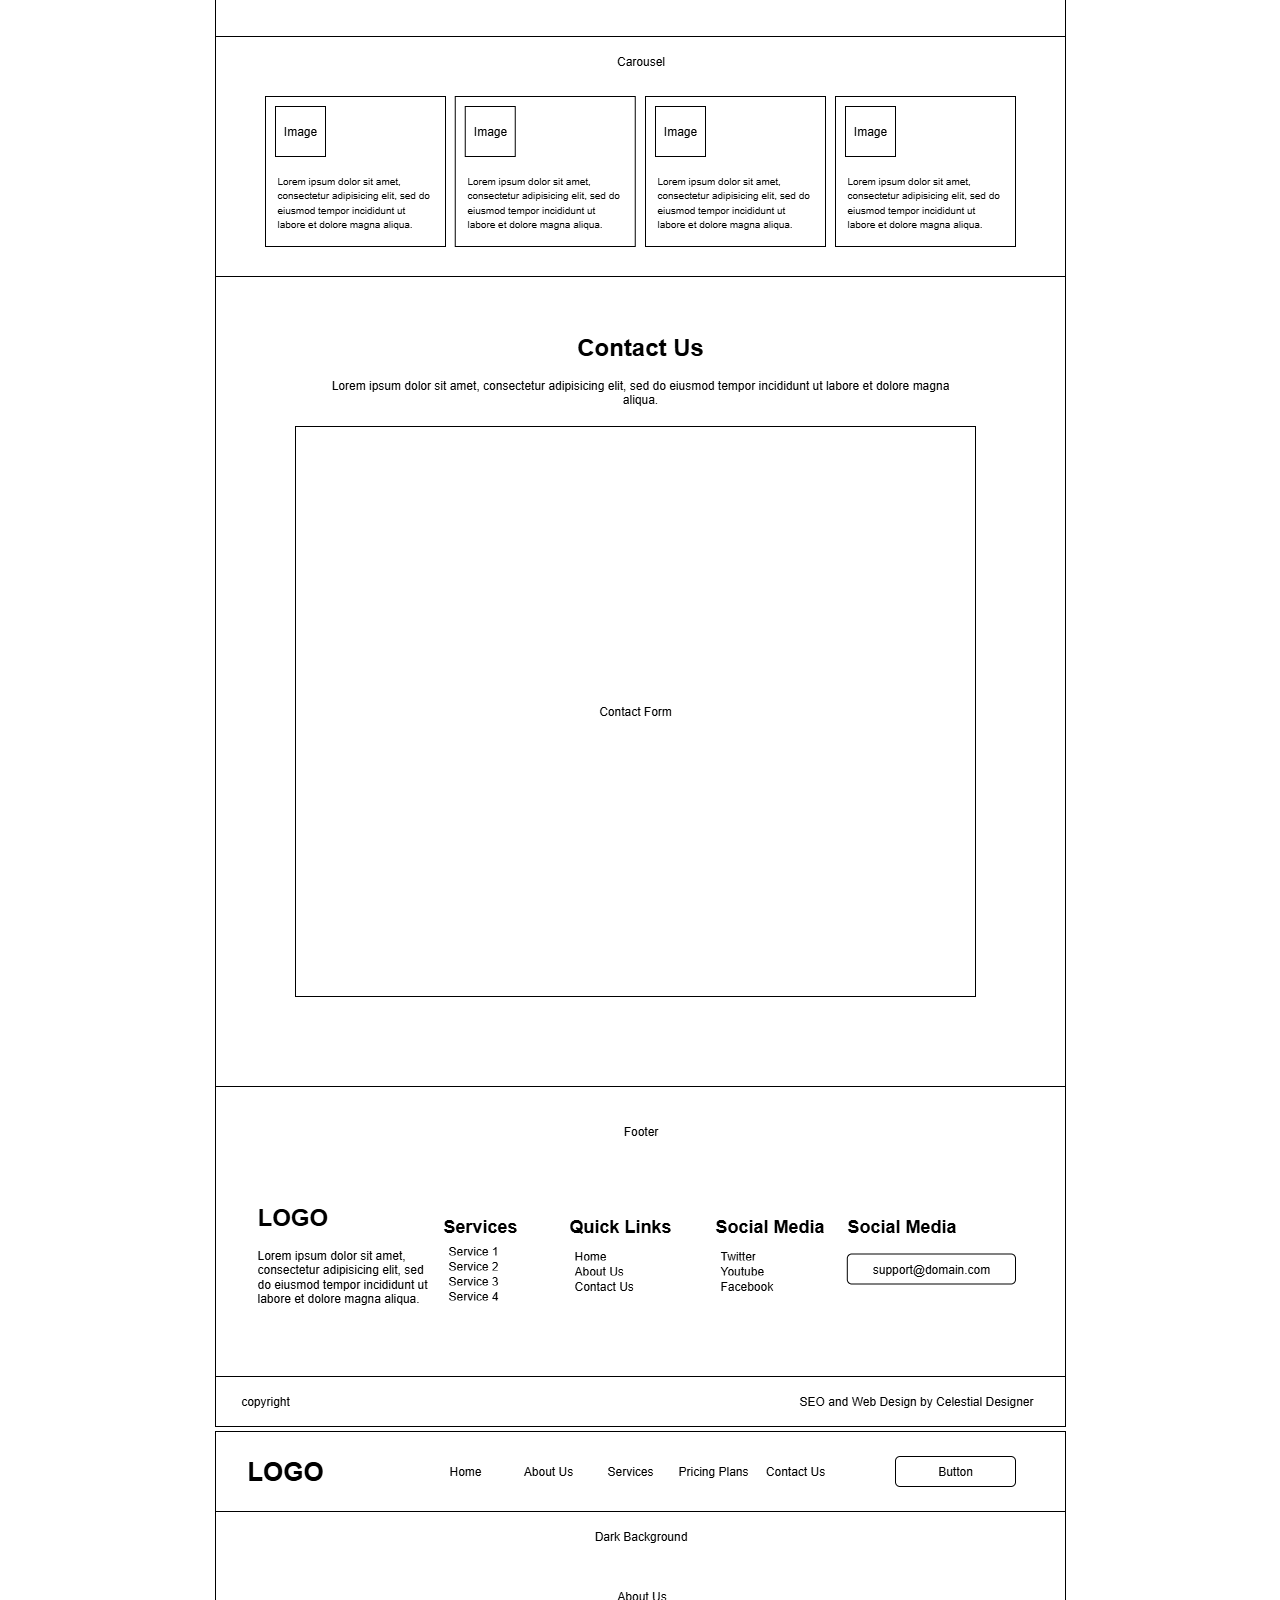
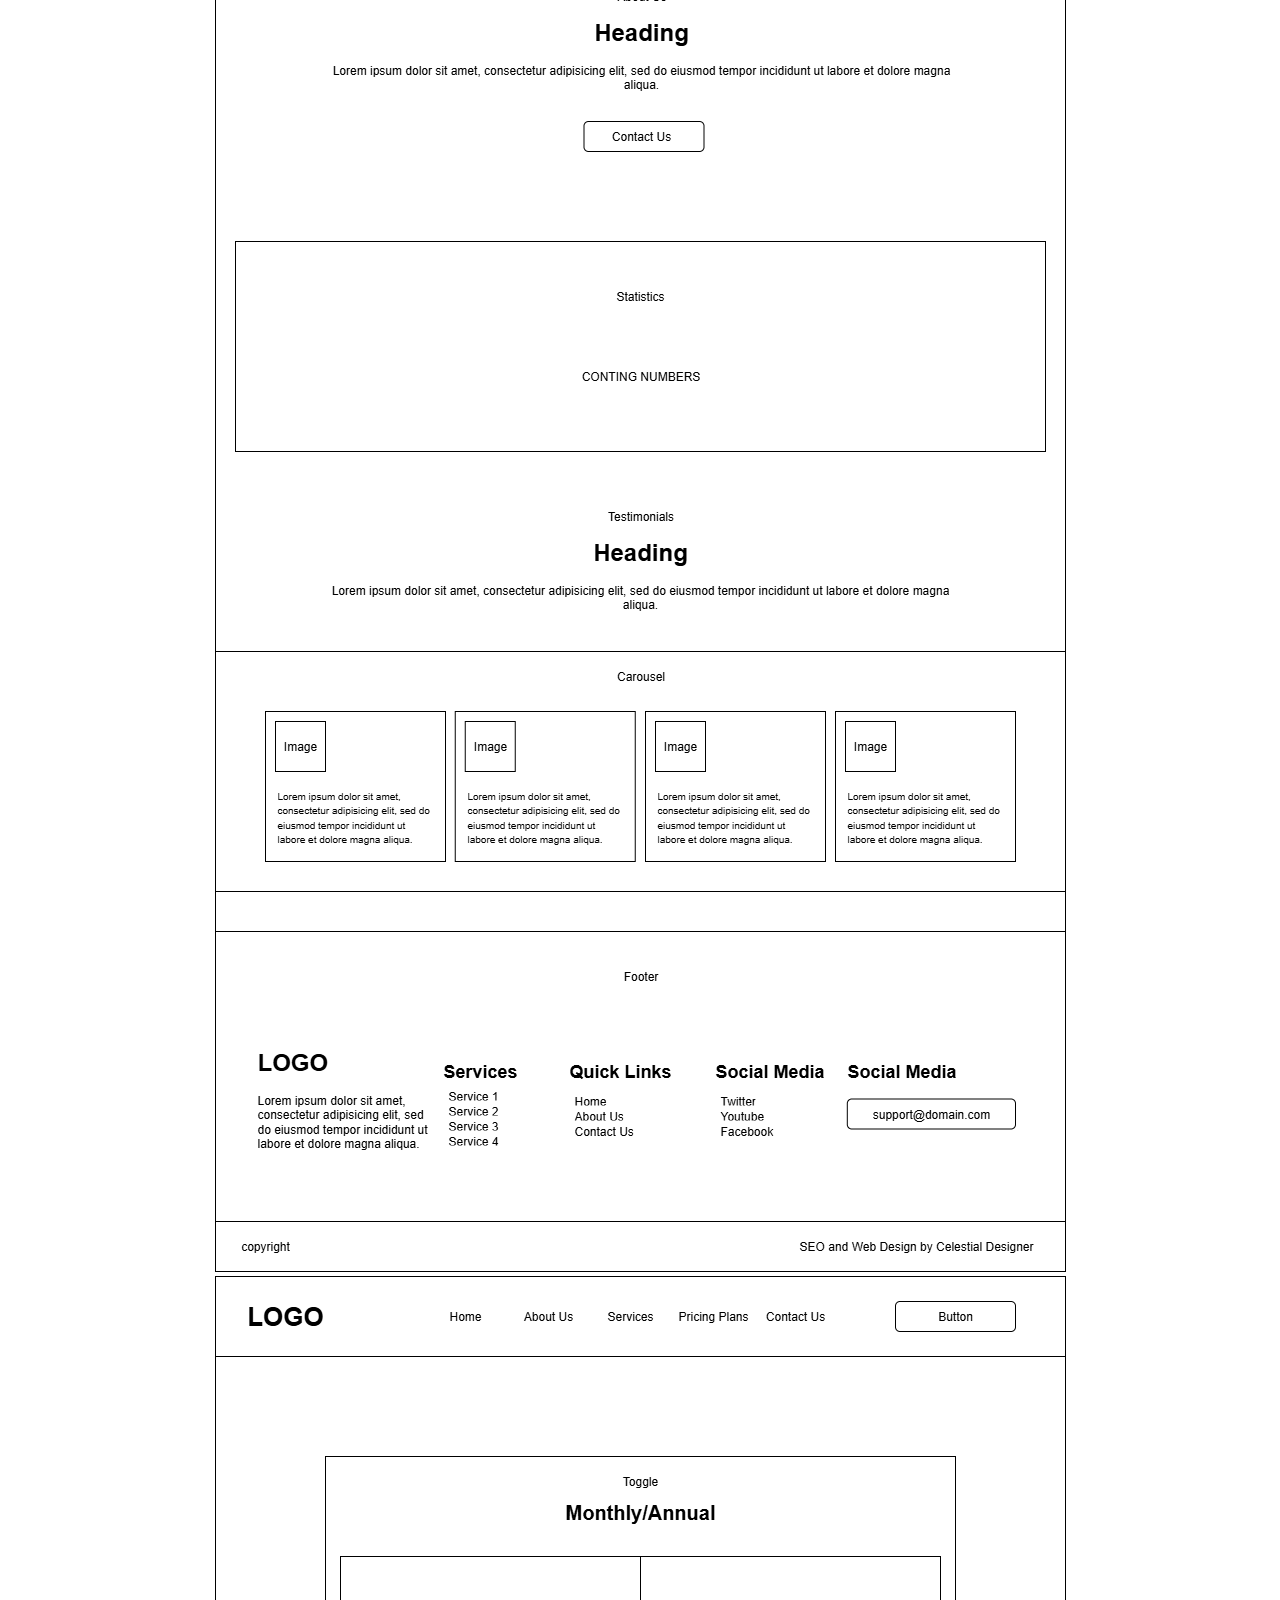
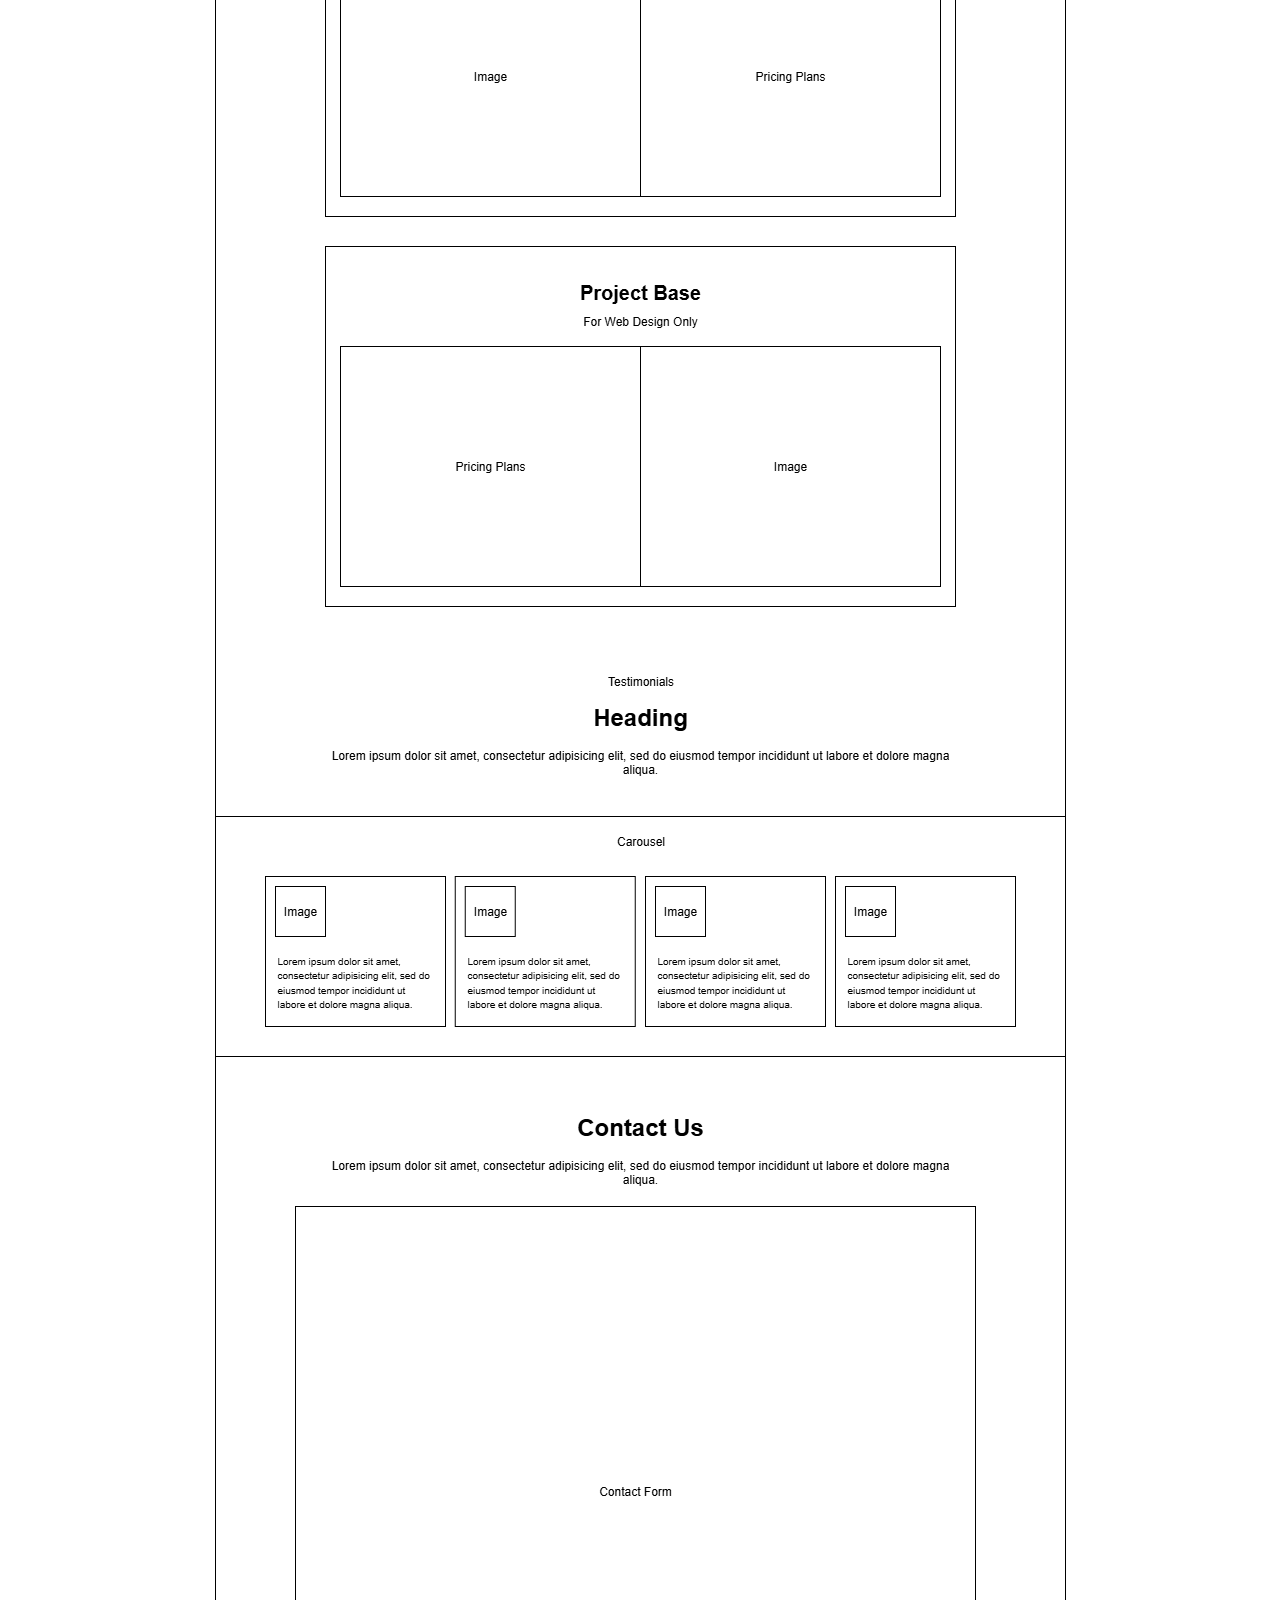
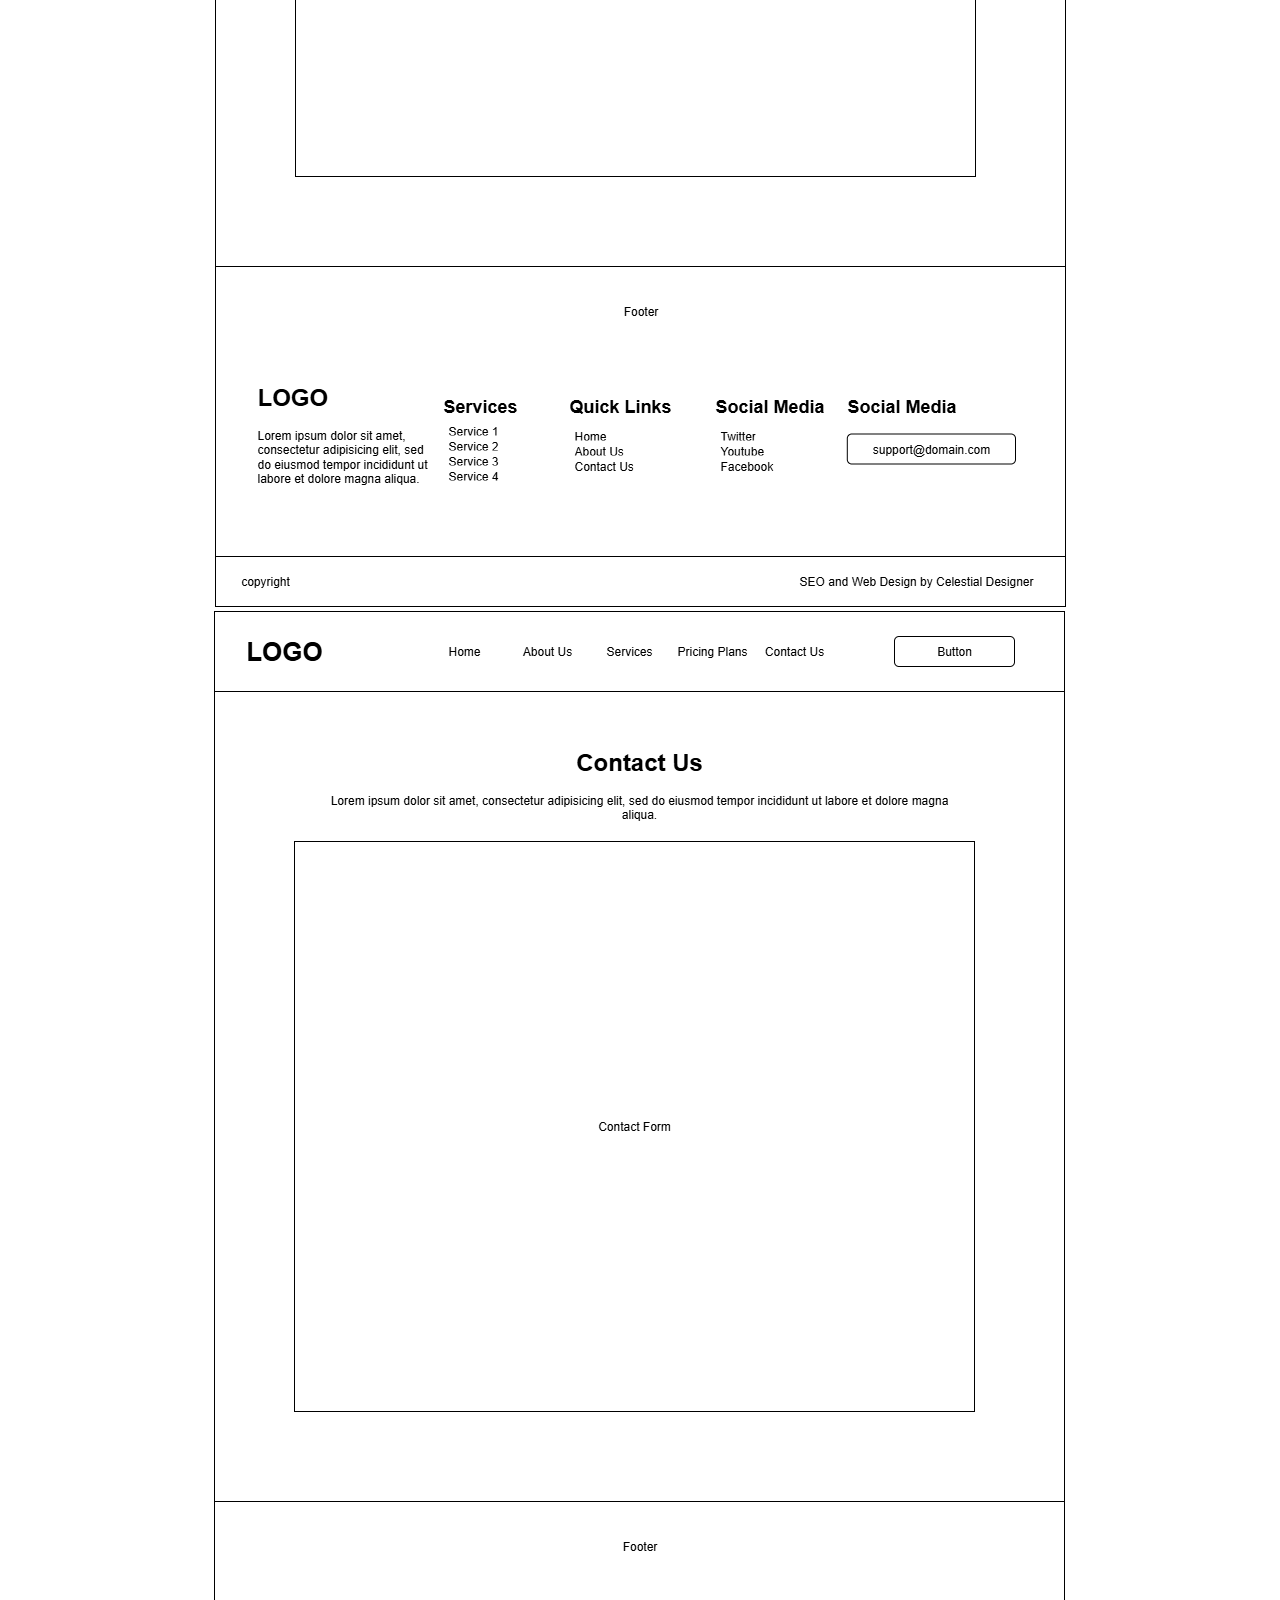
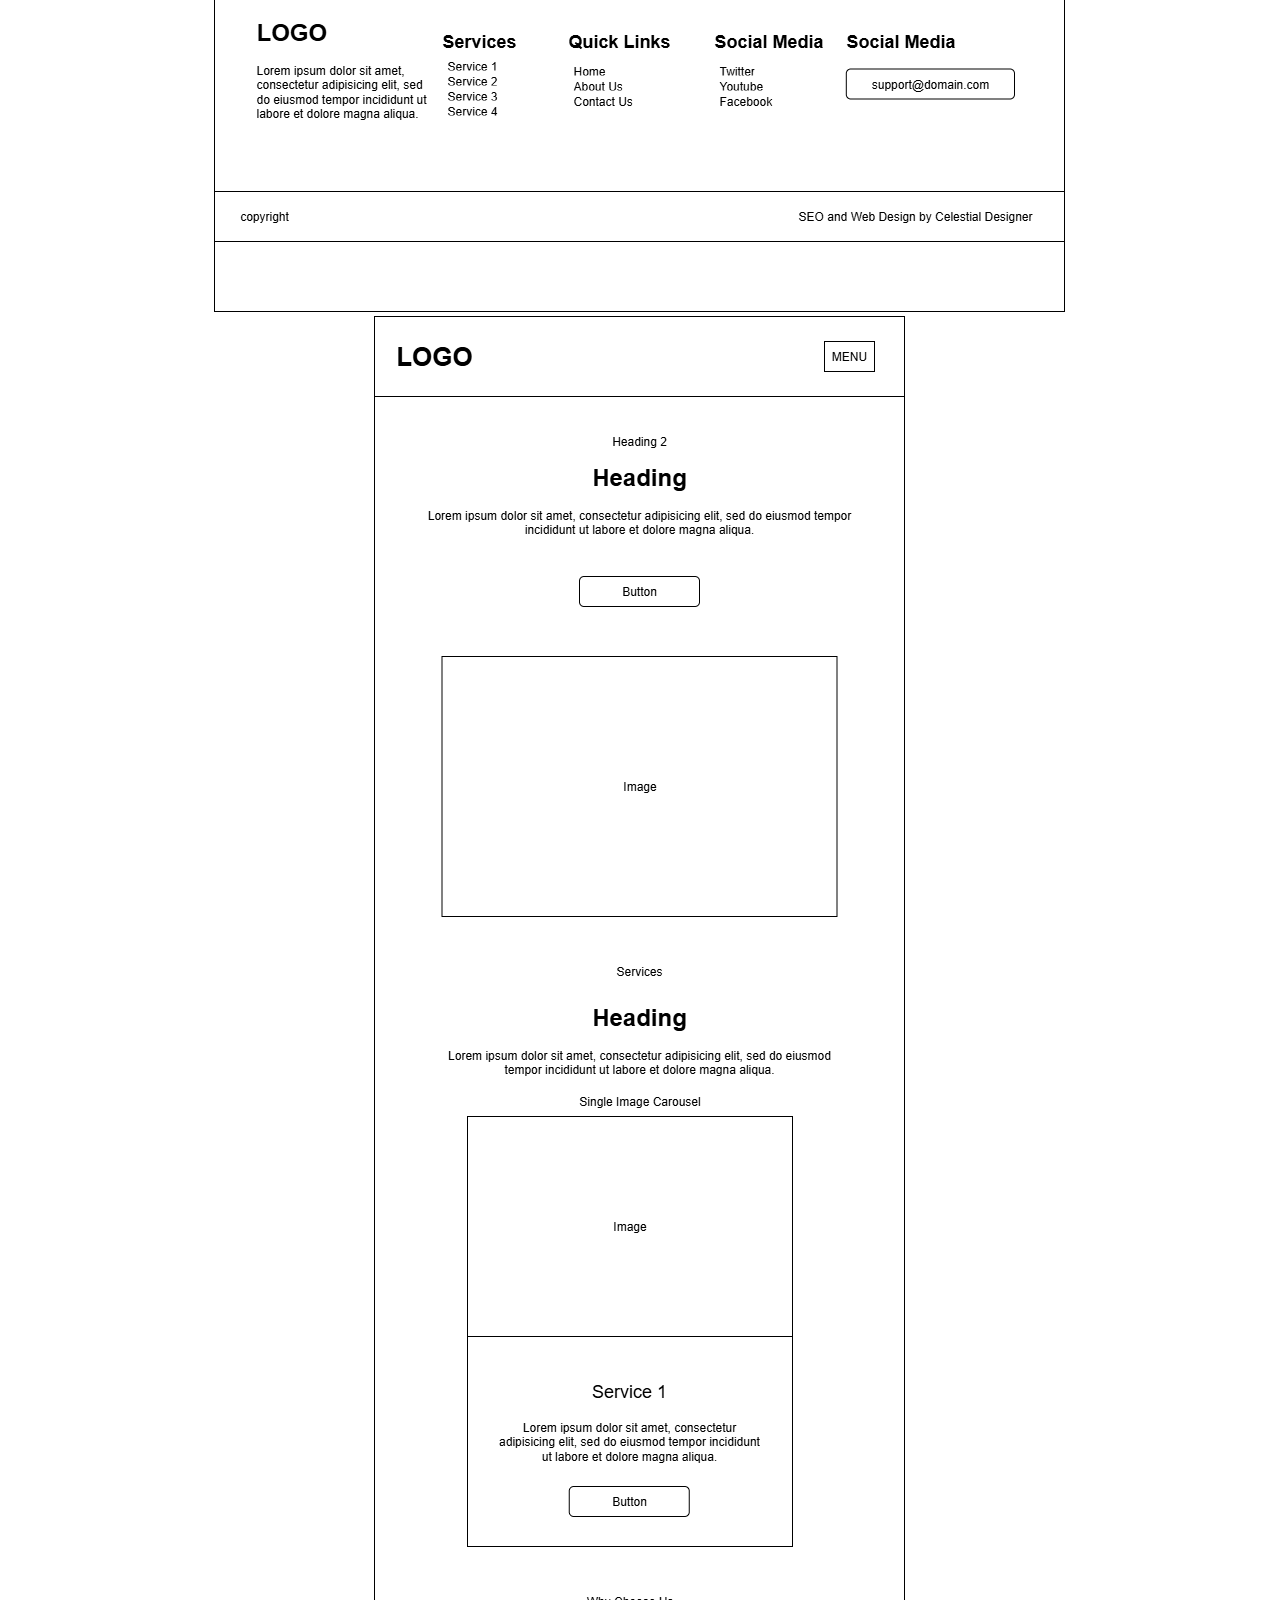
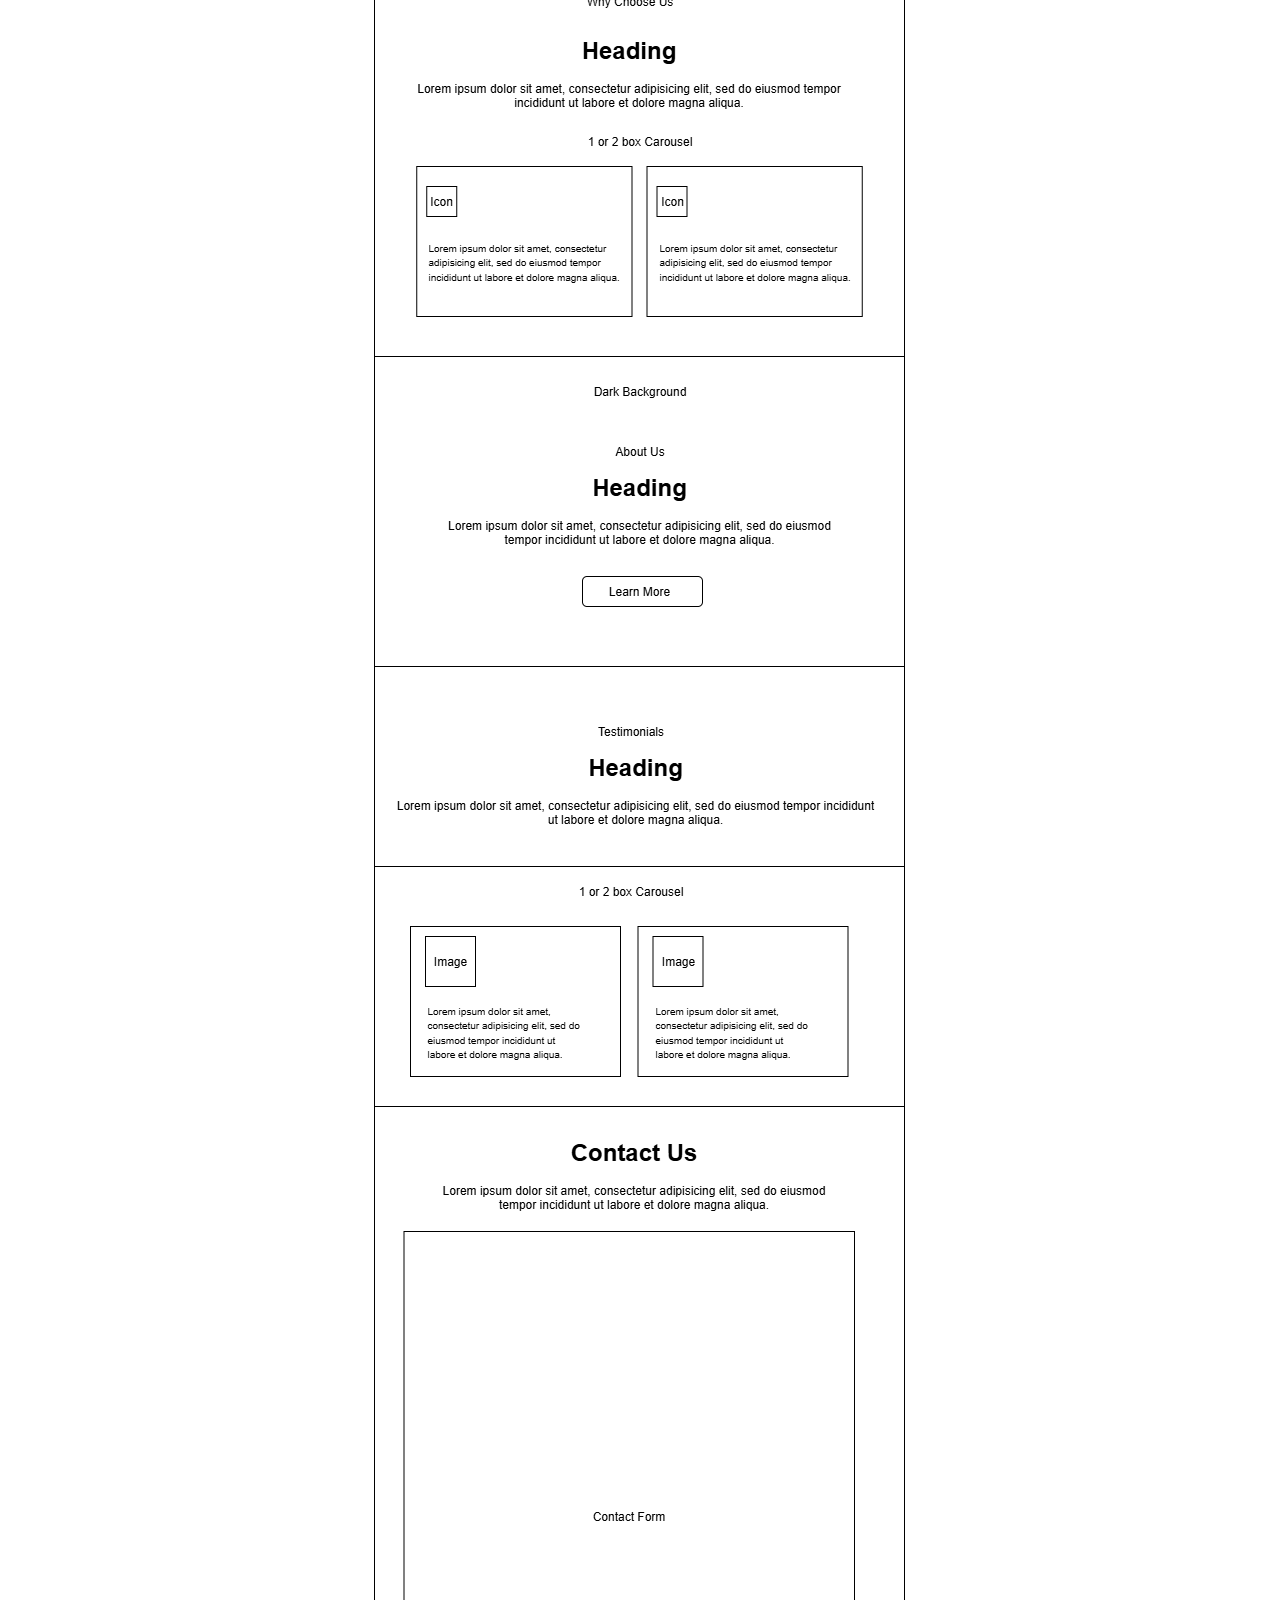
<file: finalproject/siteplan.html>
<!DOCTYPE html>
<html lang="en">

<head>
    <!-- =========================
       META / HEAD
       ========================= -->
    <meta charset="UTF-8">
    <meta name="viewport" content="width=device-width, initial-scale=1.0">
    <title>Virtual Assistant Agency — Site Plan</title>
    <meta name="description" content="Site plan for Virtual Assistant Agency design.">

    <!-- Styles -->
    <link rel="stylesheet" href="styles/siteplan-style.css">

    <!-- Fonts: one preconnect set + combined families -->
    <link rel="preconnect" href="https://fonts.googleapis.com">
    <link rel="preconnect" href="https://fonts.gstatic.com" crossorigin>
    <link href="https://fonts.googleapis.com/css2?family=Poppins:wght@400;600&family=Montserrat:ital@0;1&display=swap"
        rel="stylesheet">

    <!-- Page JS (deferred) -->
    <script src="scripts/script.js" defer></script>
</head>

<body>
    <!-- =========================
       HEADER
       ========================= -->
    <header>
        <h1>Site Plan</h1>
    </header>

    <!-- =========================
       MAIN CONTENT
       - High-level site plan sections
       ========================= -->
    <main>
        <div class="main-container">
            <!-- ===== Site Name / Brand Statement ===== -->
            <section class="site-name">
                <h2>Virtual Assistant Agency</h2>
                <p>
                    This name represents a virtual assistant agency dedicated to helping busy professionals reclaim
                    their time by
                    providing reliable, remote administrative and business support services.
                </p>
            </section>

            <!-- ===== Purpose / Value Proposition ===== -->
            <section class="site-purpose">
                <h2>Site Purpose</h2>
                <p>
                    Our website is designed to showcase professional virtual assistant services that help busy
                    entrepreneurs and
                    businesses save time, stay organized, and focus on growth by outsourcing everyday tasks to reliable
                    remote
                    experts.
                </p>
            </section>

            <!-- ===== User Scenarios / FAQs ===== -->
            <section class="scenarios">
                <h2>Scenarios</h2>
                <p>1. How can a virtual assistant help me save time and grow my small business?</p>
                <p>2. What tasks can I delegate to your virtual assistants, and how do I get started?</p>
            </section>

            <!-- ===== Color Palette =====
           Note: kept class "color-schema" to avoid breaking CSS,
           but header text uses preferred term "Color Scheme".
      -->
            <section class="color-schema">
                <h2>Color Scheme</h2>
                <div class="schema-container">
                    <div class="schema-1">
                        <p>#316aff</p>
                    </div>
                    <div class="schema-2">
                        <p>#6b40f7</p>
                    </div>
                    <div class="schema-3">
                        <p>#101012</p>
                    </div>
                </div>
            </section>

            <!-- ===== Typography Samples ===== -->
            <section class="typography">
                <h2>Typography</h2>
                <div class="typo-samples">
                    <div class="font-container">
                        <p>Main Font: Poppins 400/600</p>
                        <p>Paragraph Font: Montserrat 400/500</p>
                    </div>

                    <!-- Inline styles purely for quick visual demo -->
                    <div class="font-samples">
                        <h2 style="font-size: 35px; font-weight: 600;">Main Heading (600)</h2>
                        <h2 style="font-size: 25px; font-weight: 400;">Subheading (400)</h2>
                        <p style="font-size: 18px;">
                            Lorem ipsum dolor sit amet, consectetur adipisicing elit. Hic obcaecati nihil, eligendi
                            quibusdam saepe
                            aut minima amet fugiat dignissimos reiciendis labore maiores tempora eos non, accusantium
                            explicabo culpa
                            maxime esse.
                        </p>
                    </div>
                </div>
            </section>

            <!-- ===== Wireframes =====
           NOTE: original class "wirefram-image" had a typo.
           Changed to "wireframe-image". Update CSS if it referenced the old class.
      -->
            <section class="wireframe">
                <h2>Wireframe</h2>
                <div class="wireframe-image">
                    <img src="images/site-plan.drawio.png" alt="Wireframe: main landing page layout" class="preview"
                        data-description="Wireframe of the main Landing Page" loading="lazy" />
                    <img src="images/services-plan.png" alt="Wireframe: services plan page" class="preview"
                        data-description="Structure of the Services Plan layout" loading="lazy" />
                    <img src="images/about-us.png" alt="Wireframe: About Us page" class="preview"
                        data-description="Design of the About Us section" loading="lazy" />
                    <img src="images/pricing-plans.png" alt="Wireframe: pricing plans page" class="preview"
                        data-description="Pricing Plans visual layout" loading="lazy" />
                    <img src="images/contact-us.png" alt="Wireframe: contact page" class="preview"
                        data-description="Form and contact info layout" loading="lazy" />
                    <img src="images/site-plan-mobile.png" alt="Wireframe: mobile view of the site" class="preview"
                        data-description="Mobile view of the site wireframe" loading="lazy" />
                </div>
            </section>

            <!-- ===== Lightbox (paired with your JS) =====
           - aria-modal & role improve accessibility
           - img alt left empty; caption conveys content
      -->
            <div id="lightbox" class="lightbox" role="dialog" aria-modal="true" aria-labelledby="lightbox-caption">
                <button class="close" aria-label="Close">&times;</button>
                <img class="lightbox-content" id="lightbox-img" alt=""
                    src="[data-uri]" />
                <div id="lightbox-caption" class="lightbox-caption" aria-live="polite"></div>
            </div>
        </div>
    </main>
</body>

</html>
</file>
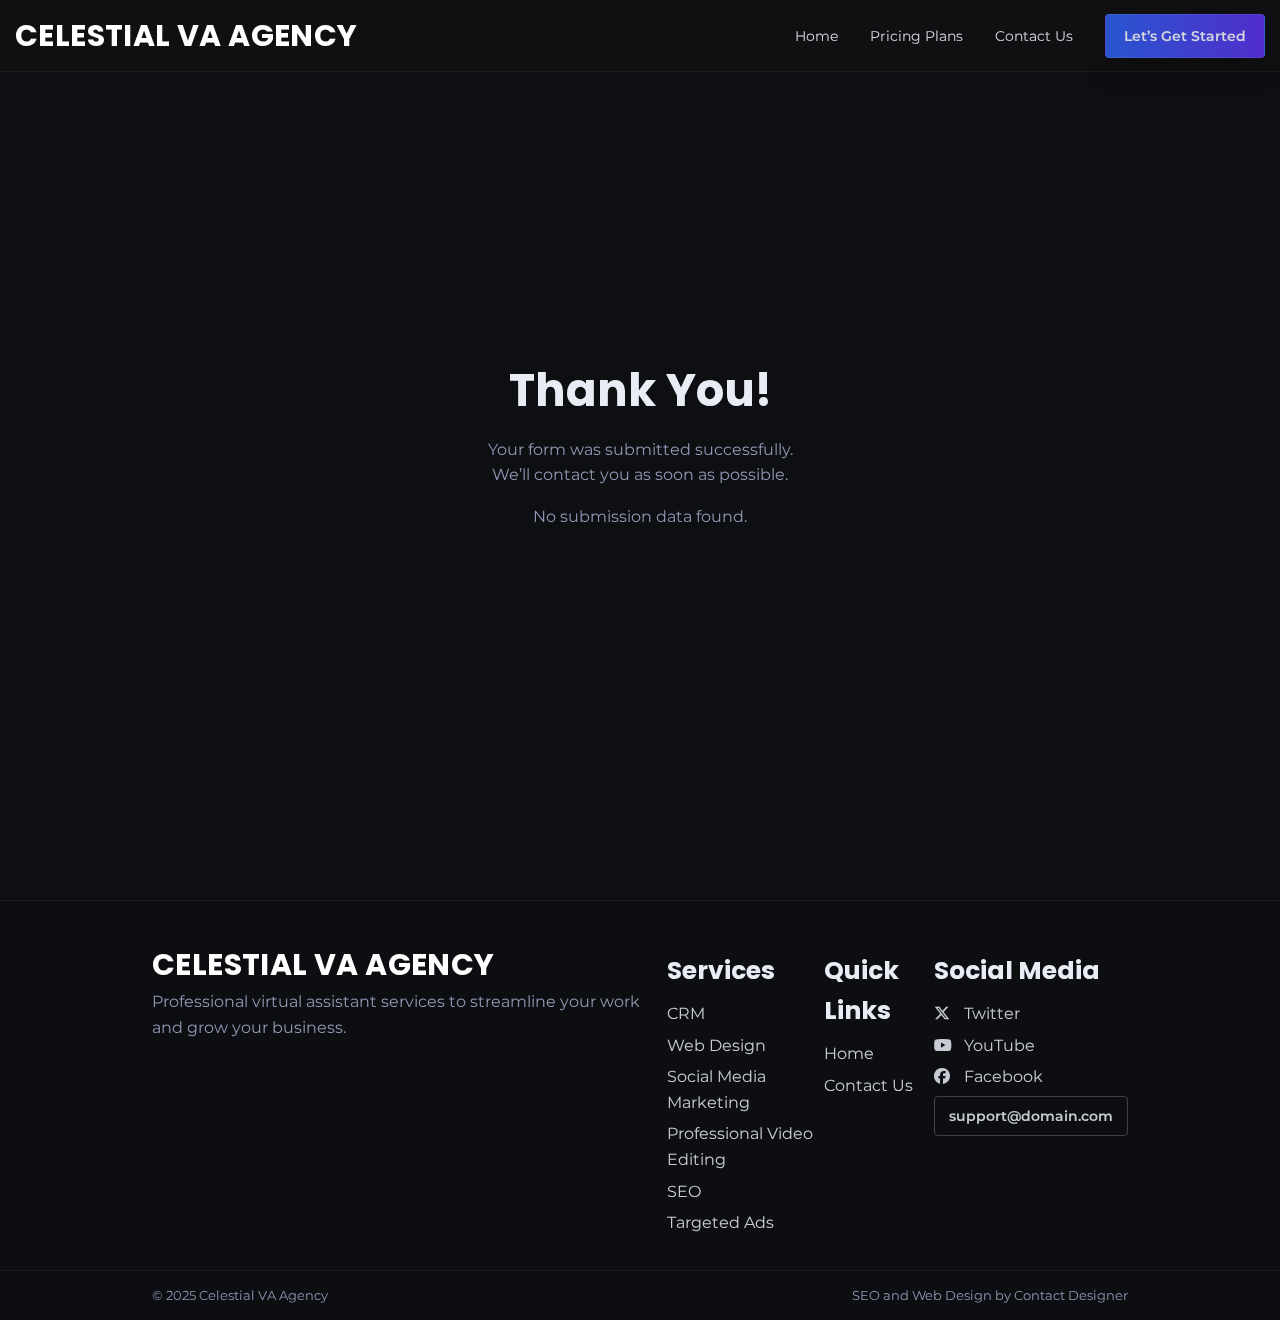
<file: finalproject/submitted.html>
<!DOCTYPE html>
<html lang="en">

<head>
    <!-- =======================================================
       META / HEAD
       ======================================================= -->
    <meta charset="UTF-8">
    <meta name="viewport" content="width=device-width, initial-scale=1.0">

    <!-- Author & Title -->
    <meta name="author" content="Celestial VA Agency - Jones G. Mabala">
    <title>Celestial Virtual Assistant Agency — Submission Received</title>

    <!-- Primary Description (removed the unrelated/duplicate one) -->
    <meta name="description"
        content="Submission received. Celestial VA Agency will review your message and get back to you shortly.">

    <!-- Open Graph for sharing (optional but nice to keep) -->
    <meta property="og:title" content="Celestial VA Agency – Your Trusted Virtual Assistant Partner">
    <meta property="og:description"
        content="Experience seamless support with Celestial VA Agency. We specialize in admin management, client communication, scheduling, and business productivity for busy professionals." />
    <meta property="og:locale" content="en_US">
    <meta property="og:image" content="https://celestialvaagency.com/images/celestial-va-agency-og.jpg">
    <meta property="og:url" content="https://celestialvaagency.com/">
    <meta property="og:type" content="website">

    <!-- Favicon -->
    <link rel="icon" href="images/favicon.ico" sizes="any">

    <!-- Styles -->
    <link rel="stylesheet" href="styles/project.css">
    <link rel="stylesheet" href="styles/laptop.css">
    <link rel="stylesheet" href="styles/tablet.css">
    <link rel="stylesheet" href="styles/mobile.css">

    <!-- Fonts & Icons -->
    <link rel="preconnect" href="https://fonts.googleapis.com">
    <link rel="preconnect" href="https://fonts.gstatic.com" crossorigin />
    <link href="https://fonts.googleapis.com/css2?family=Montserrat:ital@0;1&family=Poppins:wght@400;600&display=swap"
        rel="stylesheet">
    <link rel="stylesheet" href="https://cdnjs.cloudflare.com/ajax/libs/font-awesome/6.5.2/css/all.min.css">

    <!-- Scripts (defer for non-blocking) -->
    <script src="scripts/project.js" defer></script>
    <script src="scripts/submitted.js" defer></script>
</head>

<body>
    <!-- =======================================================
       HEADER / NAV
       - Brand links to Home for usability
       - Primary nav mirrors your main site
       ======================================================= -->
    <header class="site-header">
        <div class="container">
            <a class="brand" href="index.html">Celestial VA Agency</a>

            <button class="nav-toggle" aria-controls="primary-nav" aria-expanded="false" aria-label="Open menu">
                <span class="nav-toggle-bar"></span>
                <span class="nav-toggle-bar"></span>
                <span class="nav-toggle-bar"></span>
            </button>

            <nav class="nav" id="primary-nav" aria-label="Primary">
                <a href="index.html">Home</a>
                <a href="pricing-plans.html">Pricing Plans</a>
                <a href="contact-us.html" class="cta-link">Contact Us</a>
                <a class="btn btn-primary btn-small header-cta" href="contact-us.html">Let’s Get Started</a>
            </nav>
        </div>
        <div class="nav-scrim" hidden></div>
    </header>

    <main>
        <!-- =======================================================
         SUBMISSION CONFIRMATION
         - submitted.js can hydrate #submissionDetails from storage
         ======================================================= -->
        <section class="submitted-container" aria-labelledby="thanks-title">
            <div class="container">
                <h1 id="thanks-title">Thank You!</h1>
                <p>
                    Your form was submitted successfully.<br />
                    We’ll contact you as soon as possible.
                </p>
                <!-- submitted.js: render name/email/service/message + sentToServer flag -->
                <div class="details" id="submissionDetails"></div>
            </div>
        </section>
    </main>

    <!-- =======================================================
       FOOTER
       - Keep service names consistent (“Web Design”, “Targeted Ads”)
       - Use real page links (avoid # anchors if not on this page)
       ======================================================= -->
    <footer class="site-footer">
        <div class="container footer-grid">
            <div class="footer-brand">
                <div class="brand">Celestial VA Agency</div>
                <p>Professional virtual assistant services to streamline your work and grow your business.</p>
            </div>

            <div class="footer-col">
                <h5>Services</h5>
                <ul>
                    <li><a href="pricing-plans.html">CRM</a></li>
                    <li><a href="pricing-plans.html">Web Design</a></li>
                    <li><a href="pricing-plans.html">Social Media Marketing</a></li>
                    <li><a href="pricing-plans.html">Professional Video Editing</a></li>
                    <li><a href="pricing-plans.html">SEO</a></li>
                    <li><a href="pricing-plans.html">Targeted Ads</a></li>
                </ul>
            </div>

            <div class="footer-col">
                <h5>Quick Links</h5>
                <ul>
                    <li><a href="index.html">Home</a></li>
                    <li><a href="contact-us.html">Contact Us</a></li>
                </ul>
            </div>

            <div class="footer-col">
                <h5>Social Media</h5>
                <ul class="socials">
                    <li><a href="#"><i class="fa-brands fa-x-twitter" aria-hidden="true"></i> Twitter</a></li>
                    <li><a href="#"><i class="fa-brands fa-youtube" aria-hidden="true"></i> YouTube</a></li>
                    <li><a href="#"><i class="fa-brands fa-facebook" aria-hidden="true"></i> Facebook</a></li>
                </ul>
                <a class="btn btn-small btn-outline" href="mailto:support@domain.com">support@domain.com</a>
            </div>
        </div>

        <div class="legal">
            <div class="container">
                <!-- Tip: auto-fill with JS (id=currentyear) if you prefer -->
                <span>© 2025 Celestial VA Agency</span>
                <span>SEO and Web Design by Contact Designer</span>
            </div>
        </div>
    </footer>
</body>

</html>
</file>
<file: chamber/styles/directory-styles.css>
* {
    padding: 0;
    margin: 0;
    box-sizing: border-box;
}

/* --- Theme tokens (px values only) --- */
:root {
    --bar-bg: #dddddd;
    --ink: #111111;
    --muted: #cfcfcf;
    --maxw: 1100px;
    --radius: 10px;
}

/* Optional dark theme */
:root.dark {
    --bar-bg: #2a2a2a;
    --ink: #eeeeee;
    --muted: #333333;
}

/* Sticky header container */
.site-header {
    position: sticky;
    top: 0;
    z-index: 50;
    background: var(--bar-bg);
    color: var(--ink);
    /* make text inherit theme */
    border-bottom: 1px solid var(--muted);
}

/* Single row using flex */
.header-inner {
    max-width: var(--maxw);
    margin: 0 auto;
    padding: 10px 16px;
    display: flex;
    align-items: center;
    justify-content: space-between;
    gap: 12px;
}

.header-right {
    display: flex;
    justify-content: center;
    align-items: center;
    gap: 20px;
}

/* Brand (left) */
.brand {
    display: inline-flex;
    align-items: center;
    gap: 10px;
    text-decoration: none;
    color: var(--ink);
    min-width: 0;
}

.brand-logo {
    width: 60px;
    height: 60px;
    object-fit: contain;
    border-radius: 30px;
}

.brand-name {
    font-weight: 600;
    font-size: 16px;
    white-space: nowrap;
}

/* Actions (right) */
.header-actions {
    display: inline-flex;
    align-items: center;
    gap: 8px;
}

.icon-btn {
    appearance: none;
    border: 0;
    background: transparent;
    cursor: pointer;
    padding: 8px;
    border-radius: var(--radius);
    line-height: 1;
    font-size: 18px;
    color: var(--ink);
    /* follows theme */
}

.menu-toggle .bar {
    display: block;
    width: 22px;
    height: 2px;
    margin: 4px 0;
    background: var(--ink);
}

/* ====== Base (desktop-first) ====== */
.primary-nav {
    display: block;
    position: static;
    height: auto;
    background: transparent;
}

.nav-list {
    list-style: none;
    margin: 0;
    padding: 0;
    display: flex;
    flex-direction: row;
    gap: 18px;
    align-items: center;
}

.menu-toggle {
    display: none;
}

/* hide hamburger on desktop */

/* Make ALL link states follow theme color */
.nav-list a,
.nav-list a:visited,
.nav-list a:active,
.nav-list a:focus,
.nav-list a:hover {
    color: var(--ink);
    text-decoration: none;
}

.nav-list a.is-active {
    text-decoration: underline;
}

/* Hamburger bars */
.menu-toggle .bar {
    display: block;
    width: 22px;
    height: 2px;
    margin: 4px 0;
    background: var(--ink);
    transition: 0.3s;
}

/* Close button (desktop hidden by default) */
.menu-close {
    display: none;
}

/* ====== Mobile (≤ 767px) ====== */
@media (max-width:767px) {
    .menu-toggle {
        display: inline-block;
    }

    /* Fullscreen overlay menu, colors via variables so dark mode works */
    .primary-nav {
        position: fixed;
        top: 0;
        left: 0;
        width: 100%;
        height: 0;
        overflow: hidden;
        background: var(--bar-bg);
        transition: height .3s ease;
        z-index: 100;
        display: flex;
        align-items: center;
        justify-content: center;
    }

    .primary-nav.open {
        height: 100%;
    }

    .nav-list {
        flex-direction: column;
        gap: 24px;
        text-align: center;
    }

    /* Link colors still follow theme */
    .nav-list a,
    .nav-list a:visited,
    .nav-list a:active,
    .nav-list a:focus,
    .nav-list a:hover {
        color: var(--ink);
        font-size: 20px;
    }

    /* X button styling */
    .menu-close {
        position: fixed;
        /* pin to viewport, not header */
        top: 12px;
        right: 16px;
        z-index: 110;
        /* above the overlay (overlay z-index is 100) */
        font-size: 28px;
        line-height: 1;
        padding: 8px;
        border: 0;
        background: transparent;
        color: var(--ink);
        /* respects light/dark theme */
        cursor: pointer;
    }

    /* By default on mobile, show hamburger */
    .menu-toggle {
        display: inline-block;
    }

    /* When menu is open, hide hamburger and show X */
    html.nav-open .menu-toggle {
        display: none;
    }

    html.nav-open .menu-close {
        display: inline-flex;
    }
}

.skip-link {
    position: absolute;
    left: -9999px;
}

.skip-link:focus {
    left: 16px;
    top: 10px;
    background: #ffffff;
    color: #000000;
    padding: 8px;
    border: 1px solid #000000;
}
</file>
<file: finalproject/styles/project.css>
/* ---------- Theme ---------- */
:root {
    --blue: #2c5ee6;
    --violet: #5932e0;
    --dark: #101012;
    --light: #f4f6fb;
    --text: #e9ecf5;
    --muted: #8f97b3;
    --radius: 16px;
    --shadow: 0 10px 30px rgba(0, 0, 0, .25);
}

/* ---------- Base ---------- */
* {
    box-sizing: border-box
}

html,
body {
    height: 100%
}

body {
    margin: 0;
    background: #0e0f13;
    color: var(--text);
    font-family: "Montserrat", system-ui, -apple-system, Segoe UI, Roboto, Arial, sans-serif;
    line-height: 1.6;
}

h1,
h2,
h3,
h4,
h5 {
    margin: 0 0 10px;
    font-family: "Poppins", system-ui, -apple-system, Segoe UI, Roboto, Arial, sans-serif;
}

p {
    margin: 0 0 16px;
    color: var(--muted)
}

a {
    color: var(--text);
    text-decoration: none
}

.container {
    margin: 0 auto;
    padding: 0 24px;
    z-index: 1;
}

/* ---------- Buttons ---------- */
.btn {
    display: inline-block;
    padding: 12px 20px;
    border-radius: 4px;
    border: 1px solid transparent;
    font-weight: 600;
    transition: all .2s ease;
}

.btn-small {
    padding: 8px 14px;
    font-size: 14px
}

.btn-primary {
    background: linear-gradient(90deg, var(--blue), var(--violet));
    color: #fff;
    box-shadow: var(--shadow);
}

.btn-primary:hover {
    transform: translateY(-1px)
}

.btn-outline {
    background: transparent;
    border-color: rgba(255, 255, 255, .25);
}

.btn-outline:hover {
    border-color: #fff
}

.btn-ghost {
    background: rgba(255, 255, 255, .06);
    border-color: rgba(255, 255, 255, .08);
    padding: 12px 35px;
    margin-top: 20px;
}

.btn-ghost:hover {
    background: rgba(255, 255, 255, .12)
}

/* ---------- Hero ---------- */
.hero {
    padding: 80px 0 40px;
    background:
        radial-gradient(1200px 1200px at center top, rgba(107, 64, 247, .25), transparent 60%);
    
}

.hero .container {
    display: flex;
    flex-direction: column;
    justify-content: center;
    align-items: center;
    width: 70%;
    padding-top: 150px;
}

.eyebrow {
    letter-spacing: .2em;
    text-transform: uppercase;
    font-size: 12px;
    color: var(--muted);
    margin-bottom: 10px;
    text-align: center;
}

.hero-title {
    font-size: 65px;
    text-align: center;
    line-height: 1.15;
    margin-bottom: 10px;
}

.subtext {
    max-width: 720px;
}

.hero .btn {
    margin: 18px 0 60px;
    padding: 12px 40px;
}

.eyebrow {
    font-size: 20px;
}

.subtext {
    text-align: center;
    font-size: 18px;
    padding-top: 20px;
}

.placeholder {
    display: flex;
    align-items: center;
    justify-content: center;
    color: var(--muted);
}

.hero-image {
    display: block;
    width: 100%;
    height: auto;
    overflow: hidden;
}

.hero-image img {
    width: 80%;
    height: auto;
    display: block;
    margin: auto;
}
/* ---------- Services ---------- */
.services {
    padding: 60px 0
}

.services .container {
    display: flex;
    flex-direction: column;
    justify-content: center;
    align-items: center;
    width: 70%;
}

.services h2 {
    font-size: 55px;
}

.section-title {
    font-size: 55px;
    text-align: center;
}

.section-subtext {
    font-size: 18px;
    max-width: 760px;
    text-align: center;
}

.service-grid {
    display: grid;
    grid-template-columns: repeat(3, 1fr);
    gap: 20px;
    margin-top: 28px;
}

.service-card {
    background: #12131a;
    border: 1px solid rgba(255, 255, 255, .06);
}

.service-card .media {
    height: 140px;
    margin-bottom: 12px
}

.service-card h3 {
    font-size: 18px;
    margin: 6px 0 8px
}

/* ---------- Why Choose Us ---------- */
.why {
    padding: 60px 0
}

.icon-grid {
    margin-top: 24px;
    display: grid;
    grid-template-columns: repeat(3, 1fr);
    gap: 20px;
}

.icon-card {
    padding: 22px;
    background: #12131a;
    border: 1px solid rgba(255, 255, 255, .06);
    text-align: center;
}

.icon-card i {
    font-size: 32px;
    margin-bottom: 10px;
    background: linear-gradient(90deg, var(--blue), var(--violet));
    -webkit-background-clip: text;
    background-clip: text;
    color: transparent;
}

/* ---------- Dark Slab ---------- */
.dark-slab {
    padding: 70px 0;
    background: #0b0b0f url('') no-repeat center/cover;
    border-top: 1px solid rgba(255, 255, 255, .06);
    border-bottom: 1px solid rgba(255, 255, 255, .06);
    text-align: center;
}

/* ---------- About ---------- */
.about {
    padding: 60px 0;
    text-align: center
}

/* ---------- Testimonials / Carousel ---------- */
.testimonials .container {
    display: flex;
    flex-direction: column;
    justify-content: center;
    align-items: center;

    padding: 60px 0
}

/* Track */
.carousel {
    display: flex;
    transition: transform 0.4s ease-in-out;
    gap: 16px;
}

.carousel .card {
    flex: 0 0 33%;
    scroll-snap-align: center;
    box-sizing: border-box;
    transition: transform 0.5s ease;
}

.card {
    width: 100%;
    display: block;
    box-sizing: border-box;
    padding: 70px 25px;
    border-radius: 4px;
    text-align: center;
    background: #171920;
    color: var(--text);
    box-shadow: var(--shadow);
    margin: 0;
    border: 1px solid rgba(255, 255, 255, 0.06);
}

.card h4 {
    margin: 10px 0 6px;
    color: var(--text);
}

.card p {
    margin: 0;
    color: var(--muted);
    line-height: 1.5;
}

.card img {
    width: 84px;
    height: 84px;
    border-radius: 60px;
    margin-bottom: 12px;
    border: 3px solid var(--violet);
    box-shadow: 0 4px 12px rgba(0, 0, 0, .4);
}

.prev,
.next {
    position: absolute;
    top: 50%;
    transform: translateY(-50%);
    background: rgba(255, 255, 255, 0.06);
    color: var(--text);
    border: 1px solid rgba(255, 255, 255, 0.08);
    padding: 10px 14px;
    cursor: pointer;
    z-index: 2;
    border-radius: 4px;
    backdrop-filter: blur(4px);
    transition: background .2s ease, border-color .2s ease, transform .1s ease;
}

.prev:hover,
.next:hover {
    background: linear-gradient(135deg, var(--violet), var(--blue));
    border-color: transparent;
}

.prev:active,
.next:active {
    transform: translateY(-50%) scale(0.98);
}

.prev {
    left: 8px;
}

.next {
    right: 8px;
}


/* ---------- Contact ---------- */
.contact {
    display: flex;
    flex-direction: column;
    align-items: center;
    padding: 70px 0;
    text-align: center
}

.contact-form {
    margin: 26px auto 0;
    max-width: 760px;
    display: grid;
    gap: 12px;
}

.contact-form input,
.contact-form textarea {
    width: 100%;
    padding: 14px 16px;
    border-radius: 4px;
    border: 1px solid rgba(255, 255, 255, .1);
    background: #12131a;
    color: #fff;
    outline: none;
}

.contact-form input:focus,
.contact-form textarea:focus {
    border-color: var(--violet);
}

/* ---------- Footer ---------- */
.site-footer {
    padding-top: 40px;
    border-top: 1px solid rgba(255, 255, 255, .06);
    background: #0d0e12;
}

.site-footer .container {
    width: 80%;
}

.footer-grid {
    display: flex;
    flex-direction: row;
    justify-content: space-between;
}

.footer-col h5 {
    margin-top: 10px;
    margin-bottom: 10px;
}

.footer-col ul {
    list-style: none;
    margin: 0;
    padding: 0;
}

.footer-col li {
    margin: 6px 0;
}

.footer-col a {
    opacity: .85;
}

.footer-col a:hover {
    opacity: 1;
}

.socials i {
    width: 18px;
    margin-right: 8px;
}

.legal {
    margin-top: 28px;
    border-top: 1px solid rgba(255, 255, 255, .06);
    font-size: 13px;
    color: var(--muted);
}

.legal .container {
    display: flex;
    justify-content: space-between;
    gap: 10px;
    padding: 14px 24px;
}

.site-header {
    padding: 0 !important;
}

/* Header bar */
.site-header {
    position: fixed;
    top: 0;
    left: 0;
    right: 0;
    height: 72px;
    z-index: 1000;
    background: rgba(16, 16, 18, .85);
    backdrop-filter: saturate(140%) blur(8px);
    border-bottom: 1px solid rgba(255, 255, 255, .06);
}

/* Inner layout */
.site-header .container {
    display: flex;
    justify-content: space-between;
    align-items: center;
    width: 100%;
    gap: 24px;
    height: 72px;
    padding: 0 120px;
}

/* Brand */
.brand {
    font-family: "Poppins", sans-serif;
    font-size: 35px;
    font-weight: 700;
    text-transform: uppercase;
    letter-spacing: .4px;
    color: #fff;
}

/* Desktop nav (inline) */
.nav {
    display: flex;
    justify-content: space-between;
    align-items: center;
    gap: 32px;
}

.nav a {
    color: #e9ecf5;
    opacity: .9;
    text-decoration: none;
    font-family: "Montserrat", sans-serif;
}

.nav a:hover {
    opacity: 1;
}

/* CTA styles */
.header-cta,
.menu-cta {
    display: inline-block;
    padding: 10px 18px;
    border-radius: 4px;
    background: linear-gradient(90deg, var(--blue), var(--violet));
    color: #fff;
    font-weight: 600;
    text-decoration: none;
    border: 1px solid rgba(255, 255, 255, .08);
    box-shadow: 0 10px 30px rgba(0, 0, 0, .25);
}

/* Hamburger (hidden on desktop) */
.nav-toggle {
    display: none;
    margin-left: auto;
    position: relative;
    width: 44px;
    height: 44px;
    border-radius: 4px;
    background: none;
    cursor: pointer;
    z-index: 1002;
}

.nav-toggle .nav-toggle-bar {
    position: absolute;
    left: 10px;
    right: 10px;
    height: 2px;
    background: #fff;
    transition: transform .2s ease, opacity .2s ease, top .2s ease;
}

.nav-toggle .nav-toggle-bar:nth-child(1) {
    top: 14px;
}

.nav-toggle .nav-toggle-bar:nth-child(2) {
    top: 21px;
}

.nav-toggle .nav-toggle-bar:nth-child(3) {
    top: 28px;
}

/* --------CARD--------- */

.service-grid {
    display: grid;
    grid-template-columns: repeat(3, 1fr);
    gap: 20px;
    margin-top: 28px;
}

.service-card {
    background: #12131a;
    border: 1px solid rgba(255, 255, 255, .06);
    padding-bottom: 30px;
}

.service-card .media {
    height: 140px;
    margin-bottom: 12px;
}

.service-card h3 {
    font-size: 18px;
    padding-top: 30px;
    padding-left: 20px;
    margin: 6px 0 8px;
}

.service-card p {
    padding-top: 30px;
    padding-left: 20px;
}

.btn.btn-ghost {
    background: rgba(255, 255, 255, .06);
    border: 1px solid rgba(255, 255, 255, .08);
    margin-left: 20px;
}

.services .container h2 {
   text-align: center;
}

.service-card .media {
    height: 250px;
    overflow: hidden;
}

.service-card .media img {
    width: 100%;
    height: 100%;
    display: block;
    object-fit: cover;
}

/* ------------ WHY CHOOSE US ------------- */

.why .container, .dark-slab .container, .contact .container {
    display: flex;
    flex-direction: column;
    justify-content: center;
    align-items: center;
    width: 70%;
}

.dark-slab .btn {
    margin-top: 30px;
    padding-left: 40px;
    padding-right: 40px;
}

.icon-grid .icon-card  {
    display: flex;
    flex-direction: column;
    justify-content: center;
    align-items: center;
    border-radius: 4px;
    height: 250px;
}

.testimonials {
    overflow: hidden;
}

.contact-form {
    width: 100%;
    gap: 20px;
}

/* ------------------------ FOOTER ------------------------ */

.container h5 {
    font-size: 25px;
}

.container h4 {
    font-size: 20px;
}

/* -------------- CONTACT FORM ----------------- */

/* Modal styles */
.modal {
    position: fixed;
    inset: 0;
    display: none;
}

.modal.is-visible {
    display: block;
}

.modal__backdrop {
    position: absolute;
    inset: 0;
    background: rgba(16, 16, 18, .7);
}

.modal__dialog {
    display: flex;
    flex-direction: column;
    justify-content: center;
    align-items: center;
    position: absolute;
    left: 50%;
    top: 50%;
    transform: translate(-50%, -50%);
    background: var(--dark);
    color: var(--text);
    width: 520px;
    max-width: 90%;
    padding: 24px;
    border-radius: 4px;
    box-shadow: var(--shadow);
    border: 1px solid rgba(233, 236, 245, .08);
    text-align: center;
}

.modal__close {
    margin-top: 16px;
    padding: 10px 16px;
    border: 0;
    border-radius: 4px;
    cursor: pointer;
    background: linear-gradient(90deg, var(--violet), var(--blue));
    color: #fff;
}

select {
    padding: 10px;
    width: 100%;
    margin-bottom: 16px;
    border-radius: 4px;
    border: 1px solid rgba(233, 236, 245, .12);
    background: #141419;
    color: var(--text);
    font-size: 16px;
    outline: none;
    transition: border-color .2s ease, box-shadow .2s ease, background .2s ease;
}

select:focus {
    border-color: var(--blue);
    box-shadow: 0 0 0 3px rgba(49, 106, 255, .25);
    background: var(--dark);
}

.submitted-container {
    display: flex;
    flex-direction: column;
    justify-content: center;
    align-items: center;
    align-content: center;
    text-align: center;
    height: 100vh;
}

.submitted-container h1 {
    font-size: 45px;
}

.price-container {
    display: flex;
    flex-direction: column;
    justify-content: center;
    align-items: center;
    padding-top: 200px;
}

.price-services {
    padding-left: 20px;
    padding-right: 20px;
}

/* -------------------- CAROUSEL --------------- */

.carousel-section {
    padding: 16px;
}

.carousel-wrapper {
    width: 90%;
    position: relative;
    margin: 0 auto;
    border-radius: 4px;
    padding: 12px;
}

.carousel {
    display: flex;
    gap: 16px;
    transition: transform .4s ease-in-out;
    will-change: transform;
}

/* Card */
.card {
    box-sizing: border-box;
    background: #171920;
    border: 1px solid rgba(255, 255, 255, .06);
    box-shadow: var(--shadow);
    padding: 18px;
    text-align: center;
}

.card .media {
    width: 96px;
    height: 96px;
    margin: 0 auto 12px;
    border-radius: 4px;
    overflow: hidden;
    border: 3px solid var(--violet);
    box-shadow: 0 4px 12px rgba(0, 0, 0, .4)
}

.card h4 {
    margin: 10px 0 6px;
    font-size: 18px;
    color: var(--text);
}

.card p {
    margin: 0 0 12px;
    color: var(--muted);
    line-height: 1.55;
    font-size: 14px;
}

.card a.btn {
    display: inline-block;
    padding: 10px 14px;
    border-radius: 4px;
    text-decoration: none;
    background: linear-gradient(135deg, var(--violet), var(--blue));
    color: #fff;
    font-weight: 600;
}

/* Controls */
.prev,
.next {
    position: absolute;
    top: 50%;
    transform: translateY(-50%);
    z-index: 2;
    cursor: pointer;
    background: rgba(255, 255, 255, .06);
    color: var(--text);
    border: 1px solid rgba(255, 255, 255, .08);
    padding: 10px 14px;
    border-radius: 4px;
    backdrop-filter: blur(4px);
}

.prev {
    left: 8px;
}

.next {
    right: 8px;
}

.prev:hover,
.next:hover {
    background: linear-gradient(135deg, var(--violet), var(--blue));
    border-color: transparent;
}

.prev[disabled],
.next[disabled] {
    opacity: .4;
    pointer-events: none;
}

/* ---------------------- PRICING PLANS ---------------------- */

.pricing-plans {
    display: flex;
    flex-direction: column;
    justify-content: center;
    align-items: center;
    height: 350px;
}

.pricing-plans h2 {
    font-size: 35px;
}

/* ========= Global Styles ========= */
.prc-wrap {
    display: flex;
    flex-direction: column;
    font-family: "DM Sans", system-ui, Arial, sans-serif;
    color: var(--text);
    background: var(--dark);
}

.prc-section {
    width: 100%;
    margin: 40px auto;
    padding: 40px 20px;
    background: #12131a;
    border: 1px solid rgba(255, 255, 255, .06);
    border-radius: var(--radius);
    box-shadow: var(--shadow);
}

.project-base {
    margin-top: 20px;
}

/* ========= Section Headers ========= */
.prc-head {
    display: grid;
    gap: 8px;
    justify-items: center;
    margin-bottom: 2rem;
    text-align: center;
}

.prc-title {
    font-size: clamp(22px, 2.5vw, 30px);
    font-weight: 700;
    color: var(--light);
}

.prc-sub {
    font-size: 14px;
    color: var(--muted);
}

/* ========= Toggle Switch ========= */
.prc-toggle {
    display: inline-flex;
    align-items: center;
    gap: 10px;
    color: var(--muted);
    font-size: 14px;
}

.prc-switch {
    position: relative;
    width: 56px;
    height: 28px;
    background: var(--muted);
    border-radius: 999px;
    cursor: pointer;
    transition: background 0.3s ease;
}

.prc-switch input {
    appearance: none;
    width: 100%;
    height: 100%;
    margin: 0;
}

.prc-switch .knob {
    position: absolute;
    top: 3px;
    left: 3px;
    width: 22px;
    height: 22px;
    background: var(--text);
    border-radius: 50%;
    transition: left 0.3s ease, background 0.3s ease;
    box-shadow: 0 2px 6px rgba(0, 0, 0, .15);
}

.prc-switch input:checked+.knob {
    left: 31px;
    background: var(--violet);
}

.prc-badge {
    background: var(--violet);
    color: var(--text);
    font-weight: 600;
    font-size: 12px;
    border-radius: 999px;
    padding: 3px 8px;
}

/* ========= Grid Layout ========= */
.prc-grid {
    display: grid;
    grid-template-columns: 1fr 1fr;
    gap: 2rem;
}

.prc-box {
    display: flex;
    align-items: center;
    justify-content: center;
    text-align: center;
    border-radius: var(--radius);
    color: var(--text);
    min-height: 280px;
    transition: transform 0.3s ease;
    padding: 20px;
}

.prc-box:hover {
    transform: translateY(-5px);
}

.prc-box--img {
    background-position: center;
    background-size: cover;
    background-repeat: no-repeat;
    border-radius: var(--radius, 16px);
}
.prc-box--img img {
    object-fit: cover;
    border-radius: 8px;
}

.prc-box--img.is-loaded {
    filter: none;
    transition: filter 300ms ease-out;
}

/* ========= Pricing Cards ========= */
.prc-plans {
    display: grid;
    gap: 16px;
    width: 100%;
    max-width: 500px;
    margin-inline: auto;
}

.prc-card {
    display: grid;
    grid-template-columns: 1fr 1fr;
    align-items: center;
    background: var(--light);
    border-radius: var(--radius);
    box-shadow: var(--shadow);
    padding: 16px 20px;
    color: var(--dark);
}

.prc-card .name {
    font-weight: 700;
    color: var(--dark);
}

.prc-card .prc-note {
    font-size: 13px;
    color: var(--muted);
}

.prc-card .price {
    font-weight: 700;
    font-size: 18px;
    color: var(--violet);
}

.container-contact {
    display: flex;
    flex-direction: column;
    justify-content: center;
    align-items: center;
    padding: 100px 20px;
}

.container-contact p {
    width: 75%;
}
</file>
<file: finalproject/styles/laptop.css>
@media (max-width: 1366px) {
    .nav a {
        font-size: 14px;
    }

    .brand {
        font-size: 30px;
    }

    .hero .container,
    .services .container,
    .why .container,
    .dark-slab .container,
    .testimonials .container,
    .contact .container {
        width: 96%;
    }

    .site-header .container {
        padding: 0 15px;
    }
}
</file>
<file: finalproject/styles/tablet.css>
@media (max-width:1024px) {

    .hero-title {
            font-size: 45px;
        }

    .section-title {
        font-size: 45px
    }

    /* grid → wrap on tablet */
    .service-grid {
        display: flex;
        flex-wrap: wrap
    }

    .service-card .media {
        height: 450px
    }

    .service-card h3 {
        margin-top: 40px;
        font-size: 30px
    }

    /* mobile menu pattern at tablet */
    .nav-toggle {
        display: inline-block;
        z-index: 1002;
    }

    .nav {
        position: fixed;
        inset: 0 0 0 0;
        width: 100vw;
        height: 100vh;
        background: var(--dark);
        display: flex;
        flex-direction: column;
        align-items: center;
        justify-content: center;
        gap: 20px;
        padding: 40px 20px;
        transform: translateX(-100%);
        transition: transform .3s ease;
        z-index: 1001;
    }

    .nav a {
        font-size: 20px;
        padding: 14px 20px;
        border-radius: 10px;
        background: rgba(255, 255, 255, .04);
        border: 1px solid rgba(255, 255, 255, .06);
        width: 220px;
        text-align: center;
    }

    body.menu-open .nav {
        transform: translateX(0);
    }

    body.menu-open .nav-toggle .nav-toggle-bar:nth-child(1) {
        top: 21px;
        transform: rotate(45deg);
    }

    body.menu-open .nav-toggle .nav-toggle-bar:nth-child(2) {
        opacity: 0;
    }

    body.menu-open .nav-toggle .nav-toggle-bar:nth-child(3) {
        top: 21px;
        transform: rotate(-45deg);
    }

    .services {
        padding: 0;
    }

    .site-footer .footer-brand {
        width: 25%;
    }

    .site-footer .container {
        width: 100%;
    }

    .site-header .container {
        padding: 0 15px;
    }

    .icon-grid {
        display: flex;
        flex-direction: column;
    }

    .footer-col ul {
        text-align: center;
    }

    .legal .container {
        display: flex;
        flex-direction: column;
        justify-content: center;
        align-items: center;
    }

    .prc-section {
        width: 100%;
        margin: 0;
        padding: 20px;
    }

    .prc-box {
        padding: 0;
        background-color: transparent;
    }

    .price-container {
        padding-top: 150px;
    }

    .prc-plans {
        width: 95%;
        display: flex;
        flex-direction: column;
    }

    #project-base {
        margin-top: 30px;
    }
}
</file>
<file: finalproject/styles/mobile.css>
/* ≤767px */
@media (max-width:767px) {

    .services .container,
    .testimonials .container {
        width: 96%;
    }

    .hero-title {
        font-size: 38px;
    }

    .brand {
        font-size: 22px;
    }

    .container .section-title {
        font-size: 30px;
    }

    .container-contact p {
        width: 95%;
    }

    .hero .container, .why .container, .dark-slab .container, .contact .container {
        width: 100%;
    }

    .footer-brand {
        display: flex;
        flex-direction: column;
        justify-content: center;
        align-items: center;
        text-align: center;
        width: 100%;
    }

    h5 {
        text-align: center;
    }

    .footer-col .btn {
        display: flex;
        flex-direction: column;
        justify-content: center;
        align-items: center;
    }

    .site-footer .footer-brand {
        width: 100%;
    }

    .prc-grid {
        grid-template-columns: 1fr;
    }

    .service-card .media {
        height: 300px;
    }

    .icon-grid {
        display: flex;
        flex-direction: column;
    }

    .footer-grid {
        flex-direction: column;
    }

    .carousel-wrapper {
        scroll-snap-type: x mandatory;
        padding: 0;
    }
    
    .carousel .card {
        flex: 0 0 100%;
        scroll-snap-align: center;
        box-sizing: border-box;
        transition: transform 0.5s ease;
    }

    .price-container h1 {
        font-size: 35px;
    }

    .prc-head h2 {
        font-size: 40px;
    }
}
</file>
<file: chamber/styles/thank-you.css>
/* THANK YOU PAGE STYLES */
.wrap {
    width: 100%;
    align-content: center;
    height: auto;
    margin: 2rem auto;
    padding: 80px 420px;
}

.thanks {
    background: #f6f8ff;
    border: 1px solid #e7eaff;
    padding: 1.5rem;
    border-radius: .9rem;
}

.grid {
    display: grid;
    grid-template-columns: 1fr 1fr;
    gap: .75rem;
}

.thank-you-btn {
    display: inline-block;
    padding: .8rem 1.1rem;
    border: 0;
    border-radius: .65rem;
    background: #316aff;
    color: #fff;
    font-weight: 600;
    cursor: pointer;
    text-decoration: none;
}


@media (max-width: 1366px) {

    .wrap {
        padding: 80px 10px;
    }

    .grid {
        grid-template-columns: 1fr;
    }

}

.kv {
    background: #fff;
    border: 1px solid #eee;
    border-radius: .6rem;
    padding: 10px 10px;
}

.kv b {
    display: block;
    font-size: .85rem;
    color: #555;
    margin-bottom: 10px;
}
</file>
<file: chamber/styles/thankyou.css>
/* THANK YOU PAGE STYLES */
.wrap {
    max-width: 960px;
    margin: 2rem auto;
    padding: 0 1rem;
}

.thanks {
    background: #f6f8ff;
    border: 1px solid #e7eaff;
    padding: 1.5rem;
    border-radius: .9rem;
}

.grid {
    display: grid;
    gap: .75rem;
}

@media (min-width: 700px) {
    .grid {
        grid-template-columns: 1fr 1fr;
    }
}

.kv {
    background: #fff;
    border: 1px solid #eee;
    border-radius: .6rem;
    padding: .75rem .9rem;
}

.kv b {
    display: block;
    font-size: .85rem;
    color: #555;
    margin-bottom: .2rem;
}
</file>
<file: finalproject/styles/siteplan-style.css>
* {
    padding: 0;
    margin: 0;
    box-sizing: border-box;
}

:root {
    --main-font: "Poppins", sans-serif;
    --body-font: 'Montserrat', sans-serif;
}

header {
    padding: 30px;
}

h1, h2, h3 {
    text-align: center;
    font-family: var(--main-font);
}

h1 {
    font-size: 45px;
}

h2 {
    font-size: 28px;
}

p {
    max-width: 1000px;
    font-family: var(--body-font);
    font-size: 18px;
    padding: 5px;
}

main {
    display: flex;
    justify-content: center;
    align-items: center;

}

.main-container {
    width: 100%;
    display: flex;
    flex-direction: column;
    justify-content: center;
    align-items: center;
    text-align: center;
}

.site-name, .site-purpose, .color-schema, .typography, .wireframe {
    display: flex;
    flex-direction: column;
    padding: 40px;
}

.wirefram-image {
    display: flex;
    gap: 20px;

}

.schema-container {
    display: flex;
    flex-wrap: wrap;
    justify-content: center;
    gap: 20px;
    margin-top: 20px;
}

.schema-1, .schema-2, .schema-3 {
    padding: 12px 35px;
}

.schema-1 {
    background-color: #316aff;
}

.schema-2 {
    background-color: #6b40f7;
}

.schema-3 {
    background-color: #101012;
}

.schema-1, .schema-2, .schema-3 p {
    color: #fff;
}

.font-samples {
    display: flex;
    flex-direction: column;
    justify-content: center;
    align-items: center;
    gap: 30px;
    margin-top: 30px;
}

.wirefram-image img {
    width: 100%;
    height: 600px;
    object-fit: cover;
    margin-top: 40px;
}

.lightbox {
    display: none;
    position: fixed;
    z-index: 999;
    padding-top: 60px;
    left: 0;
    top: 0;
    width: 100%;
    height: 100%;
    overflow: auto;
    background-color: rgba(0, 0, 0, 0.9);
}

.lightbox-content {
    margin: auto;
    display: block;
    max-width: 90%;
    max-height: 80vh;
    transition: transform 0.3s ease;
    cursor: zoom-in;
}

.lightbox-caption {
    color: #fff;
    font-family: var(--body-font);
    text-align: center;
    margin-top: 15px;
    font-size: 18px;
    padding: 0 20px;
}

.close {
    position: absolute;
    top: 30px;
    right: 45px;
    color: #fff;
    font-size: 40px;
    font-weight: bold;
    cursor: pointer;
}

@media (max-width: 1366px) {
    .wirefram-image {
        display: flex;
    }

    .wirefram-image img {
        height: 400px;
    }

}

@media (max-width: 1024px) {
    .wirefram-image {
        display: flex;
        flex-direction: column;
    }

    .wirefram-image img {
        height: auto;
    }
}

@media (max-width: 768px) {
    .wirefram-image {
        display: flex;
        flex-direction: column;
    }

    .wirefram-image img {
        height: auto;
    }

}
</file>
